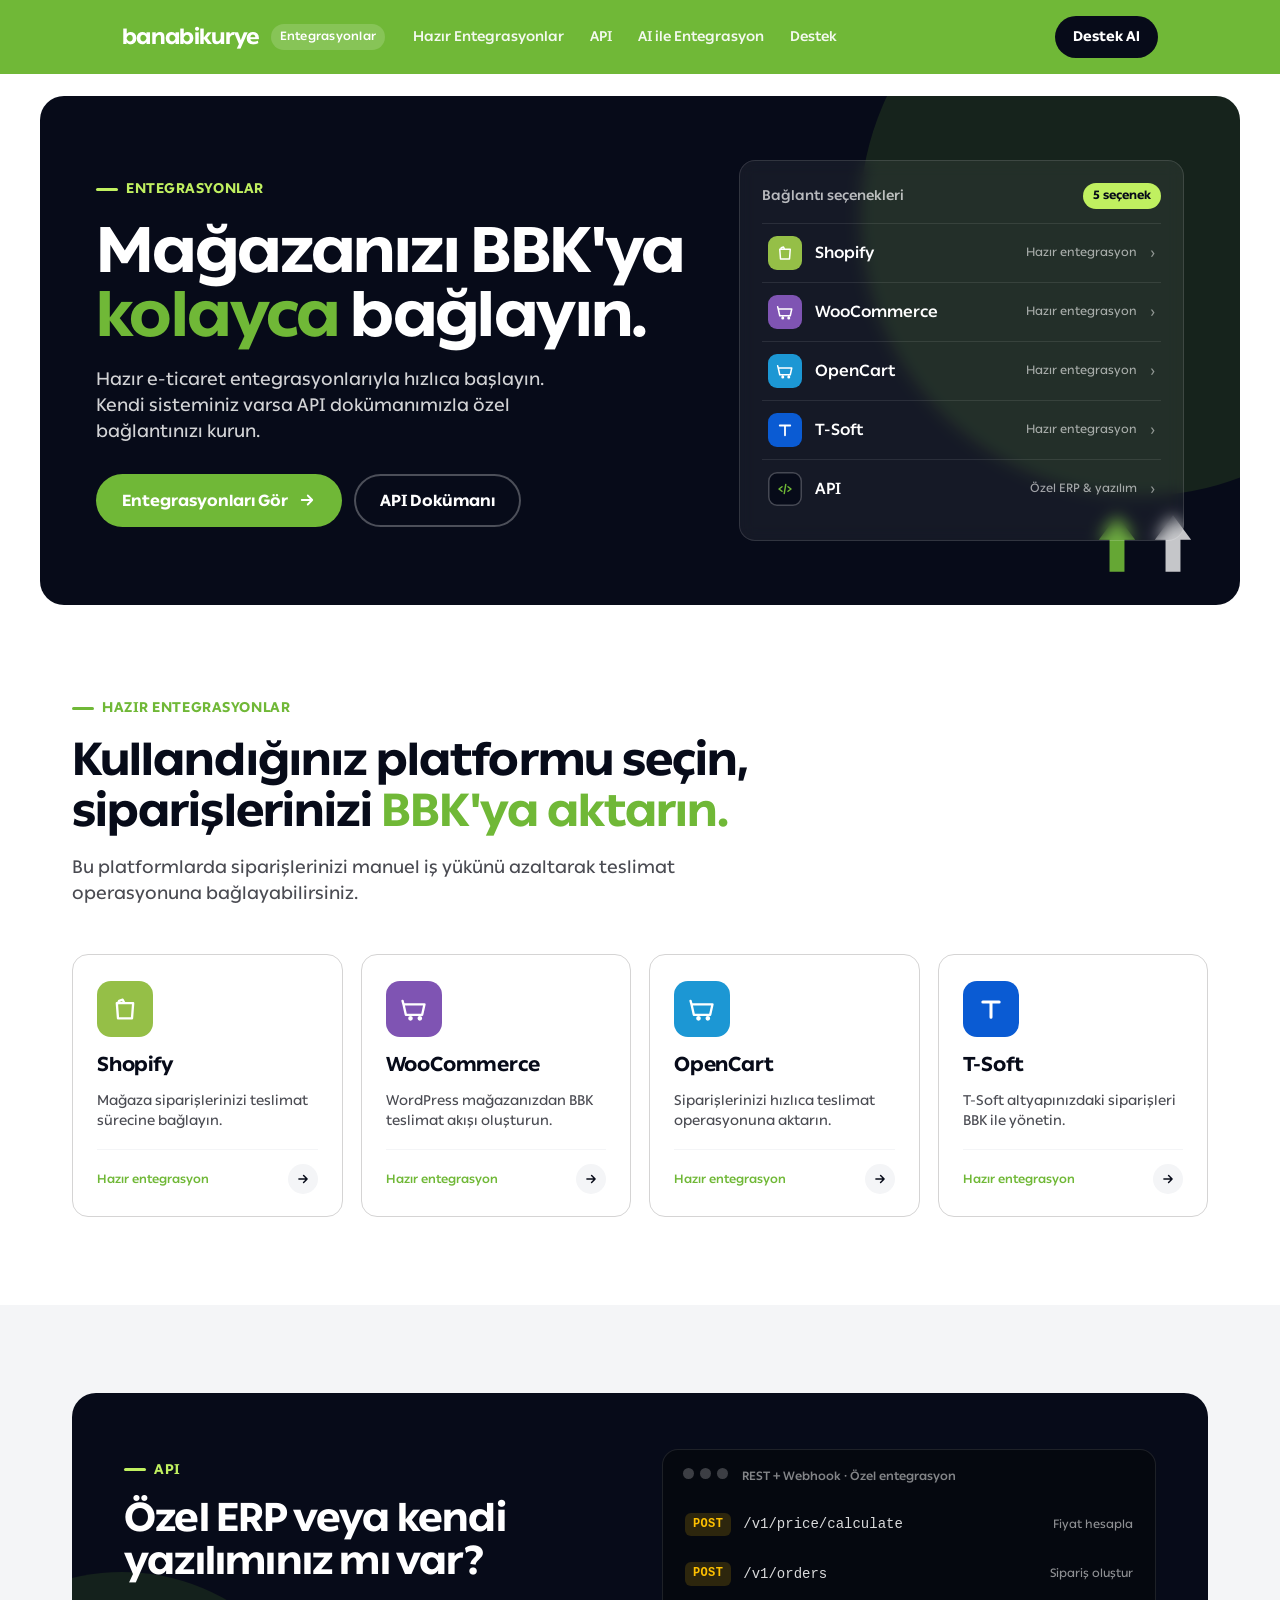
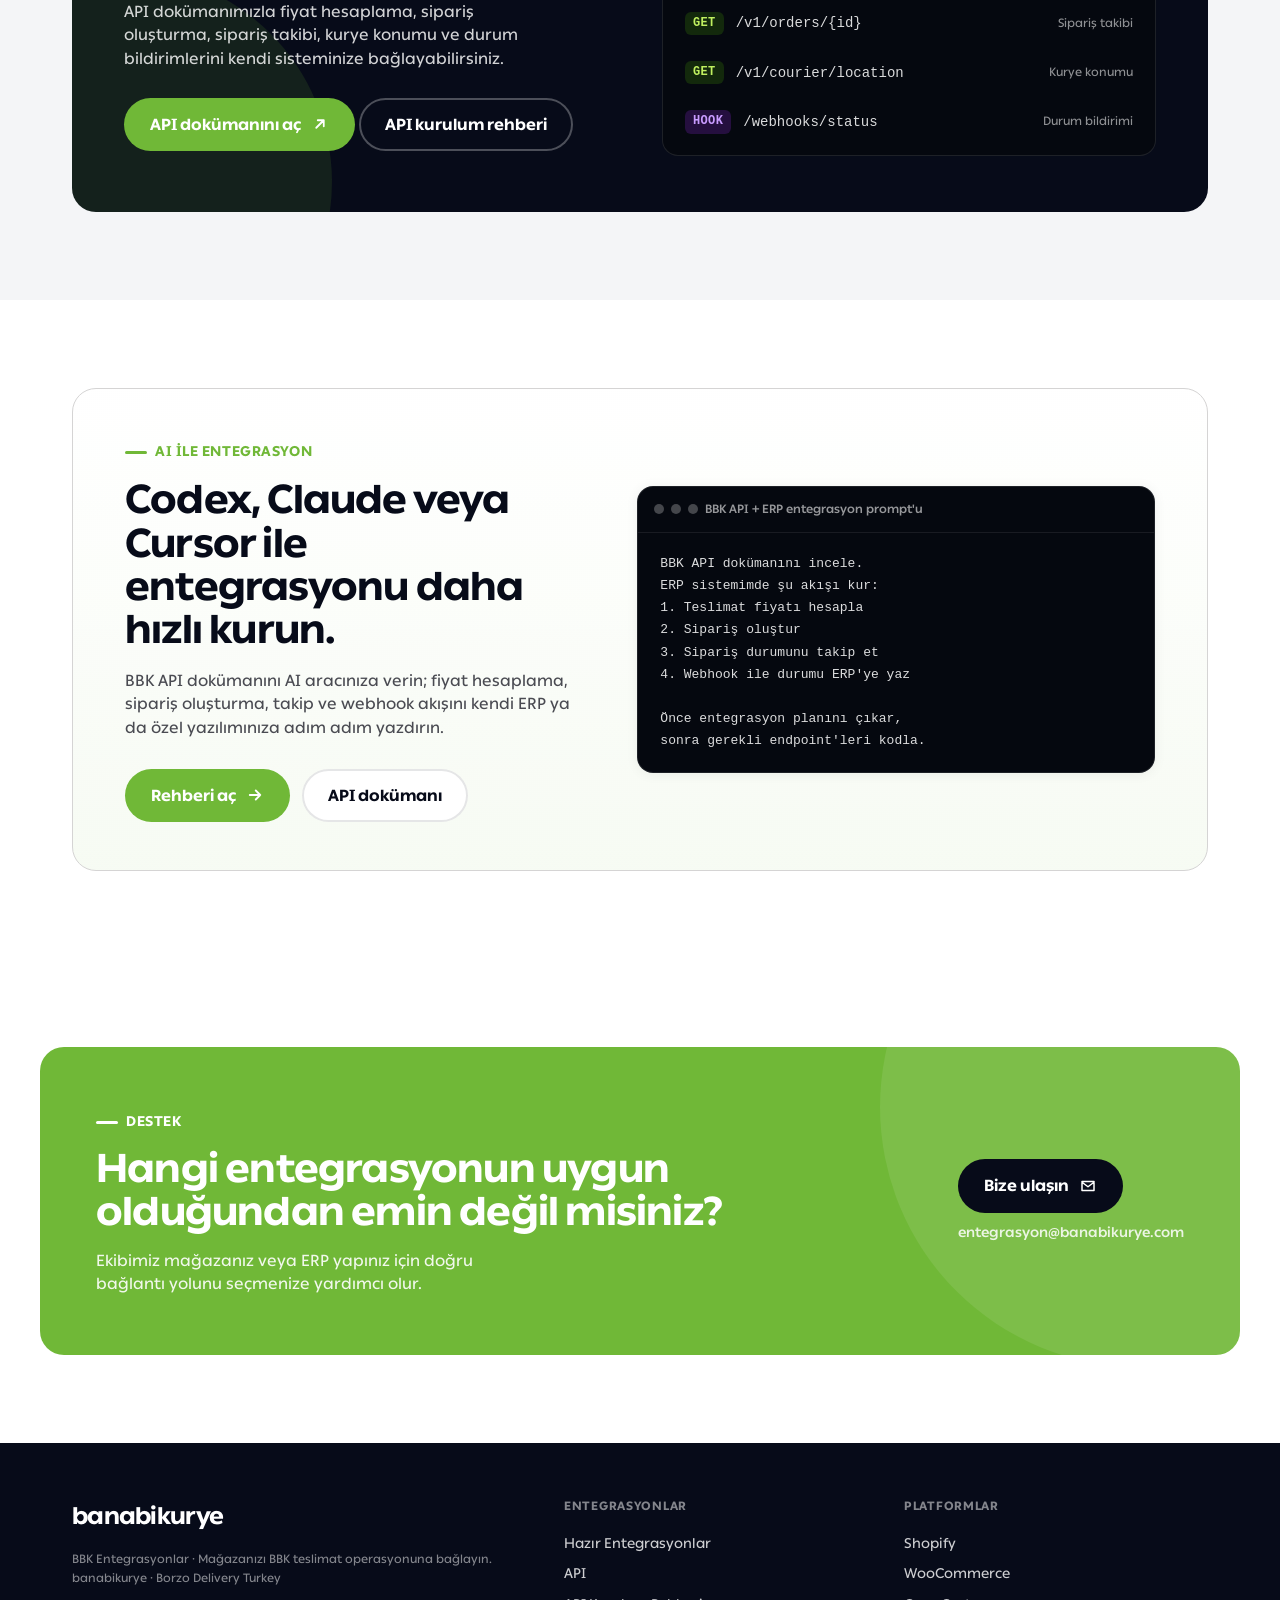
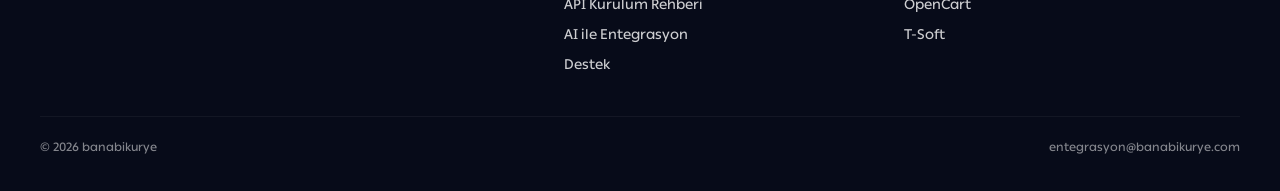
<file: index.html>
<!doctype html>
<html lang="tr">
<head>
  <meta charset="UTF-8" />
  <meta name="viewport" content="width=device-width, initial-scale=1.0" />
  <title>BBK Entegrasyonlar</title>
  <meta name="description" content="Mağazanızı BBK teslimat operasyonuna Shopify, WooCommerce, OpenCart, T-Soft veya API ile bağlayın." />
  <link rel="stylesheet" href="styles.css" />
</head>
<body class="home-exact">
<header class="bar">
  <div class="wrap">
    <a class="brand" href="#top" data-screen-label="Brand">
      <span class="word">banabikurye</span>
      <span class="sub">Entegrasyonlar</span>
    </a>
    <nav>
      <a href="#ready-integrations">Hazır Entegrasyonlar</a>
      <a href="#api">API</a>
      <a href="ai-entegrasyon.html">AI ile Entegrasyon</a>
      <a href="#support">Destek</a>
    </nav>
    <a class="btn btn-ink btn-sm" href="#support">Destek Al</a>
  </div>
</header>

<div id="top" class="hero" data-screen-label="Hero">
  <div class="hero-card">
    <div class="hero-blob"></div>
    <div class="hero-arrows">
      <svg viewBox="0 0 80 120" fill="none"><path d="M40 8 L74 54 L54 54 L54 114 L26 114 L26 54 L6 54 Z" fill="#70B837"></path></svg>
      <svg viewBox="0 0 80 120" fill="none"><path d="M40 8 L74 54 L54 54 L54 114 L26 114 L26 54 L6 54 Z" fill="#fff" opacity="0.85"></path></svg>
    </div>
    <div class="hero-l">
      <span class="eyebrow on-dark">Entegrasyonlar</span>
      <h1>Mağazanızı BBK'ya <span class="accent">kolayca</span> bağlayın.</h1>
      <p class="lead">Hazır e-ticaret entegrasyonlarıyla hızlıca başlayın. Kendi sisteminiz varsa API dokümanımızla özel bağlantınızı kurun.</p>
      <div class="hero-cta">
        <a class="btn btn-primary" href="#ready-integrations">
          Entegrasyonları Gör
          <svg viewBox="0 0 24 24" fill="none"><path d="M5 12h14M13 6l6 6-6 6" stroke="currentColor" stroke-width="2.4" stroke-linecap="round" stroke-linejoin="round"></path></svg>
        </a>
        <a class="btn btn-ghost" href="https://iremarslaner-sudo.github.io/banabikurye-api-docs/" target="_blank" rel="noreferrer">API Dokümanı</a>
      </div>
    </div>
    <div class="opts">
      <div class="opts-head">
        <span class="lbl">Bağlantı seçenekleri</span>
        <span class="cnt">5 seçenek</span>
      </div>
      <a class="opt-row" href="shopify.html">
        <span class="tile" style="background:#95BF47;">
          <svg width="18" height="18" viewBox="0 0 24 24" fill="none"><path d="M6 7l1-2 3-1 1 2M5 7h14l-1 13H6L5 7z" stroke="#fff" stroke-width="2" stroke-linejoin="round" stroke-linecap="round"></path></svg>
        </span>
        <span class="nm">Shopify</span>
        <span class="dt">Hazır entegrasyon</span>
        <span class="arr">›</span>
      </a>
      <a class="opt-row" href="woocommerce.html">
        <span class="tile" style="background:#7F54B3;">
          <svg width="18" height="18" viewBox="0 0 24 24" fill="none"><path d="M3 8h18l-2 9H5L3 8zM3 8l-.8-3M9 21a1 1 0 100-2 1 1 0 000 2zM17 21a1 1 0 100-2 1 1 0 000 2z" stroke="#fff" stroke-width="2" stroke-linecap="round" stroke-linejoin="round"></path></svg>
        </span>
        <span class="nm">WooCommerce</span>
        <span class="dt">Hazır entegrasyon</span>
        <span class="arr">›</span>
      </a>
      <a class="opt-row" href="opencart.html">
        <span class="tile" style="background:#1C97D4;">
          <svg width="18" height="18" viewBox="0 0 24 24" fill="none"><path d="M3 8h18l-2 9H5L3 8zM3 8l-.8-3M9 21a1 1 0 100-2 1 1 0 000 2zM17 21a1 1 0 100-2 1 1 0 000 2z" stroke="#fff" stroke-width="2" stroke-linecap="round" stroke-linejoin="round"></path></svg>
        </span>
        <span class="nm">OpenCart</span>
        <span class="dt">Hazır entegrasyon</span>
        <span class="arr">›</span>
      </a>
      <a class="opt-row" href="t-soft.html">
        <span class="tile" style="background:#0A5BD3;">
          <svg width="18" height="18" viewBox="0 0 24 24" fill="none"><path d="M5 6h14M12 6v13" stroke="#fff" stroke-width="2.4" stroke-linecap="round"></path></svg>
        </span>
        <span class="nm">T-Soft</span>
        <span class="dt">Hazır entegrasyon</span>
        <span class="arr">›</span>
      </a>
      <a class="opt-row" href="https://iremarslaner-sudo.github.io/banabikurye-api-docs/" target="_blank" rel="noreferrer">
        <span class="tile" style="background:var(--bb-ink);box-shadow:inset 0 0 0 1.5px rgba(255,255,255,.25);">
          <svg width="18" height="18" viewBox="0 0 24 24" fill="none"><path d="M8 9l-4 3 4 3M16 9l4 3-4 3M13 6l-2 12" stroke="#70B837" stroke-width="2" stroke-linecap="round" stroke-linejoin="round"></path></svg>
        </span>
        <span class="nm">API</span>
        <span class="dt">Özel ERP &amp; yazılım</span>
        <span class="arr">›</span>
      </a>
    </div>
  </div>
</div>

<section id="ready-integrations" data-screen-label="Hazır Entegrasyonlar">
  <div class="wrap">
    <div class="sec-head">
      <span class="eyebrow">Hazır Entegrasyonlar</span>
      <h2>Kullandığınız platformu seçin, siparişlerinizi <span class="accent">BBK'ya aktarın.</span></h2>
      <p>Bu platformlarda siparişlerinizi manuel iş yükünü azaltarak teslimat operasyonuna bağlayabilirsiniz.</p>
    </div>
    <div class="cards">
      <a class="pcard" href="shopify.html">
        <span class="tile" style="background:#95BF47;"><svg width="28" height="28" viewBox="0 0 24 24" fill="none"><path d="M6 7l1-2 3-1 1 2M5 7h14l-1 13H6L5 7z" stroke="#fff" stroke-width="2" stroke-linejoin="round" stroke-linecap="round"></path></svg></span>
        <h3>Shopify</h3>
        <p>Mağaza siparişlerinizi teslimat sürecine bağlayın.</p>
        <div class="foot"><span class="tag">Hazır entegrasyon</span><span class="go"><svg width="14" height="14" viewBox="0 0 24 24" fill="none"><path d="M5 12h14M13 6l6 6-6 6" stroke="currentColor" stroke-width="2.6" stroke-linecap="round" stroke-linejoin="round"></path></svg></span></div>
      </a>
      <a class="pcard" href="woocommerce.html">
        <span class="tile" style="background:#7F54B3;"><svg width="28" height="28" viewBox="0 0 24 24" fill="none"><path d="M3 8h18l-2 9H5L3 8zM3 8l-.8-3M9 21a1 1 0 100-2 1 1 0 000 2zM17 21a1 1 0 100-2 1 1 0 000 2z" stroke="#fff" stroke-width="2" stroke-linecap="round" stroke-linejoin="round"></path></svg></span>
        <h3>WooCommerce</h3>
        <p>WordPress mağazanızdan BBK teslimat akışı oluşturun.</p>
        <div class="foot"><span class="tag">Hazır entegrasyon</span><span class="go"><svg width="14" height="14" viewBox="0 0 24 24" fill="none"><path d="M5 12h14M13 6l6 6-6 6" stroke="currentColor" stroke-width="2.6" stroke-linecap="round" stroke-linejoin="round"></path></svg></span></div>
      </a>
      <a class="pcard" href="opencart.html">
        <span class="tile" style="background:#1C97D4;"><svg width="28" height="28" viewBox="0 0 24 24" fill="none"><path d="M3 8h18l-2 9H5L3 8zM3 8l-.8-3M9 21a1 1 0 100-2 1 1 0 000 2zM17 21a1 1 0 100-2 1 1 0 000 2z" stroke="#fff" stroke-width="2" stroke-linecap="round" stroke-linejoin="round"></path></svg></span>
        <h3>OpenCart</h3>
        <p>Siparişlerinizi hızlıca teslimat operasyonuna aktarın.</p>
        <div class="foot"><span class="tag">Hazır entegrasyon</span><span class="go"><svg width="14" height="14" viewBox="0 0 24 24" fill="none"><path d="M5 12h14M13 6l6 6-6 6" stroke="currentColor" stroke-width="2.6" stroke-linecap="round" stroke-linejoin="round"></path></svg></span></div>
      </a>
      <a class="pcard" href="t-soft.html">
        <span class="tile" style="background:#0A5BD3;"><svg width="28" height="28" viewBox="0 0 24 24" fill="none"><path d="M5 6h14M12 6v13" stroke="#fff" stroke-width="2.6" stroke-linecap="round"></path></svg></span>
        <h3>T-Soft</h3>
        <p>T-Soft altyapınızdaki siparişleri BBK ile yönetin.</p>
        <div class="foot"><span class="tag">Hazır entegrasyon</span><span class="go"><svg width="14" height="14" viewBox="0 0 24 24" fill="none"><path d="M5 12h14M13 6l6 6-6 6" stroke="currentColor" stroke-width="2.6" stroke-linecap="round" stroke-linejoin="round"></path></svg></span></div>
      </a>
    </div>
  </div>
</section>

<section id="api" class="api" data-screen-label="API">
  <div class="wrap">
    <div class="api-card">
      <div class="blob"></div>
      <div class="api-l">
        <span class="eyebrow on-dark">API</span>
        <h2>Özel ERP veya kendi yazılımınız mı var?</h2>
        <p>API dokümanımızla fiyat hesaplama, sipariş oluşturma, sipariş takibi, kurye konumu ve durum bildirimlerini kendi sisteminize bağlayabilirsiniz.</p>
        <a class="btn btn-primary" href="https://iremarslaner-sudo.github.io/banabikurye-api-docs/" target="_blank" rel="noreferrer">
          API dokümanını aç
          <svg viewBox="0 0 24 24" fill="none"><path d="M7 17L17 7M9 7h8v8" stroke="currentColor" stroke-width="2.4" stroke-linecap="round" stroke-linejoin="round"></path></svg>
        </a>
        <a class="btn btn-ghost" href="api-kurulum-rehberi.html">API kurulum rehberi</a>
      </div>
      <div class="endpoints">
        <div class="ep-bar"><i></i><i></i><i></i><span>REST + Webhook · Özel entegrasyon</span></div>
        <div class="ep"><span class="verb post">POST</span><span class="path">/v1/price/calculate</span><span class="meta">Fiyat hesapla</span></div>
        <div class="ep"><span class="verb post">POST</span><span class="path">/v1/orders</span><span class="meta">Sipariş oluştur</span></div>
        <div class="ep"><span class="verb get">GET</span><span class="path">/v1/orders/{id}</span><span class="meta">Sipariş takibi</span></div>
        <div class="ep"><span class="verb get">GET</span><span class="path">/v1/courier/location</span><span class="meta">Kurye konumu</span></div>
        <div class="ep"><span class="verb hook">HOOK</span><span class="path">/webhooks/status</span><span class="meta">Durum bildirimi</span></div>
      </div>
    </div>
  </div>
</section>

<section id="ai-integration" class="ai-home" data-screen-label="AI ile entegrasyon">
  <div class="wrap">
    <div class="ai-home-card">
      <div class="ai-home-copy">
        <span class="eyebrow">AI ile Entegrasyon</span>
        <h2>Codex, Claude veya Cursor ile entegrasyonu daha hızlı kurun.</h2>
        <p>BBK API dokümanını AI aracınıza verin; fiyat hesaplama, sipariş oluşturma, takip ve webhook akışını kendi ERP ya da özel yazılımınıza adım adım yazdırın.</p>
        <div class="hero-cta">
          <a class="btn btn-primary" href="ai-entegrasyon.html">
            Rehberi aç
            <svg viewBox="0 0 24 24" fill="none"><path d="M5 12h14M13 6l6 6-6 6" stroke="currentColor" stroke-width="2.4" stroke-linecap="round" stroke-linejoin="round"></path></svg>
          </a>
          <a class="btn btn-outline" href="https://iremarslaner-sudo.github.io/banabikurye-api-docs/" target="_blank" rel="noreferrer">API dokümanı</a>
        </div>
      </div>
      <div class="prompt-card" aria-label="AI entegrasyon prompt örneği">
        <div class="prompt-top"><i></i><i></i><i></i><span>BBK API + ERP entegrasyon prompt'u</span></div>
        <pre>BBK API dokümanını incele.
ERP sistemimde şu akışı kur:
1. Teslimat fiyatı hesapla
2. Sipariş oluştur
3. Sipariş durumunu takip et
4. Webhook ile durumu ERP'ye yaz

Önce entegrasyon planını çıkar,
sonra gerekli endpoint'leri kodla.</pre>
      </div>
    </div>
  </div>
</section>

<section id="support" class="support" data-screen-label="Destek">
  <div class="wrap">
    <div class="blob"></div>
    <div class="support-l">
      <span class="eyebrow on-green">Destek</span>
      <h2>Hangi entegrasyonun uygun olduğundan emin değil misiniz?</h2>
      <p>Ekibimiz mağazanız veya ERP yapınız için doğru bağlantı yolunu seçmenize yardımcı olur.</p>
    </div>
    <div class="cta-col">
      <a class="btn btn-ink" href="mailto:entegrasyon@banabikurye.com">
        Bize ulaşın
        <svg viewBox="0 0 24 24" fill="none"><path d="M4 6h16v12H4zM4 7l8 6 8-6" stroke="currentColor" stroke-width="2" stroke-linecap="round" stroke-linejoin="round"></path></svg>
      </a>
      <span class="mail">entegrasyon@banabikurye.com</span>
    </div>
  </div>
</section>

<footer data-screen-label="Footer">
  <div class="wrap">
    <div>
      <div class="word">banabikurye</div>
      <div class="legal">
        BBK Entegrasyonlar · Mağazanızı BBK teslimat operasyonuna bağlayın.<br>
        banabikurye · Borzo Delivery Turkey
      </div>
    </div>
    <div class="fcol">
      <h4>Entegrasyonlar</h4>
      <a href="#ready-integrations">Hazır Entegrasyonlar</a>
      <a href="#api">API</a>
      <a href="api-kurulum-rehberi.html">API Kurulum Rehberi</a>
      <a href="ai-entegrasyon.html">AI ile Entegrasyon</a>
      <a href="#support">Destek</a>
    </div>
    <div class="fcol">
      <h4>Platformlar</h4>
      <a href="shopify.html">Shopify</a>
      <a href="woocommerce.html">WooCommerce</a>
      <a href="opencart.html">OpenCart</a>
      <a href="t-soft.html">T-Soft</a>
    </div>
  </div>
  <div class="foot-base">
    <span>© 2026 banabikurye</span>
    <span>entegrasyon@banabikurye.com</span>
  </div>
</footer>
</body>
</html>
</file>
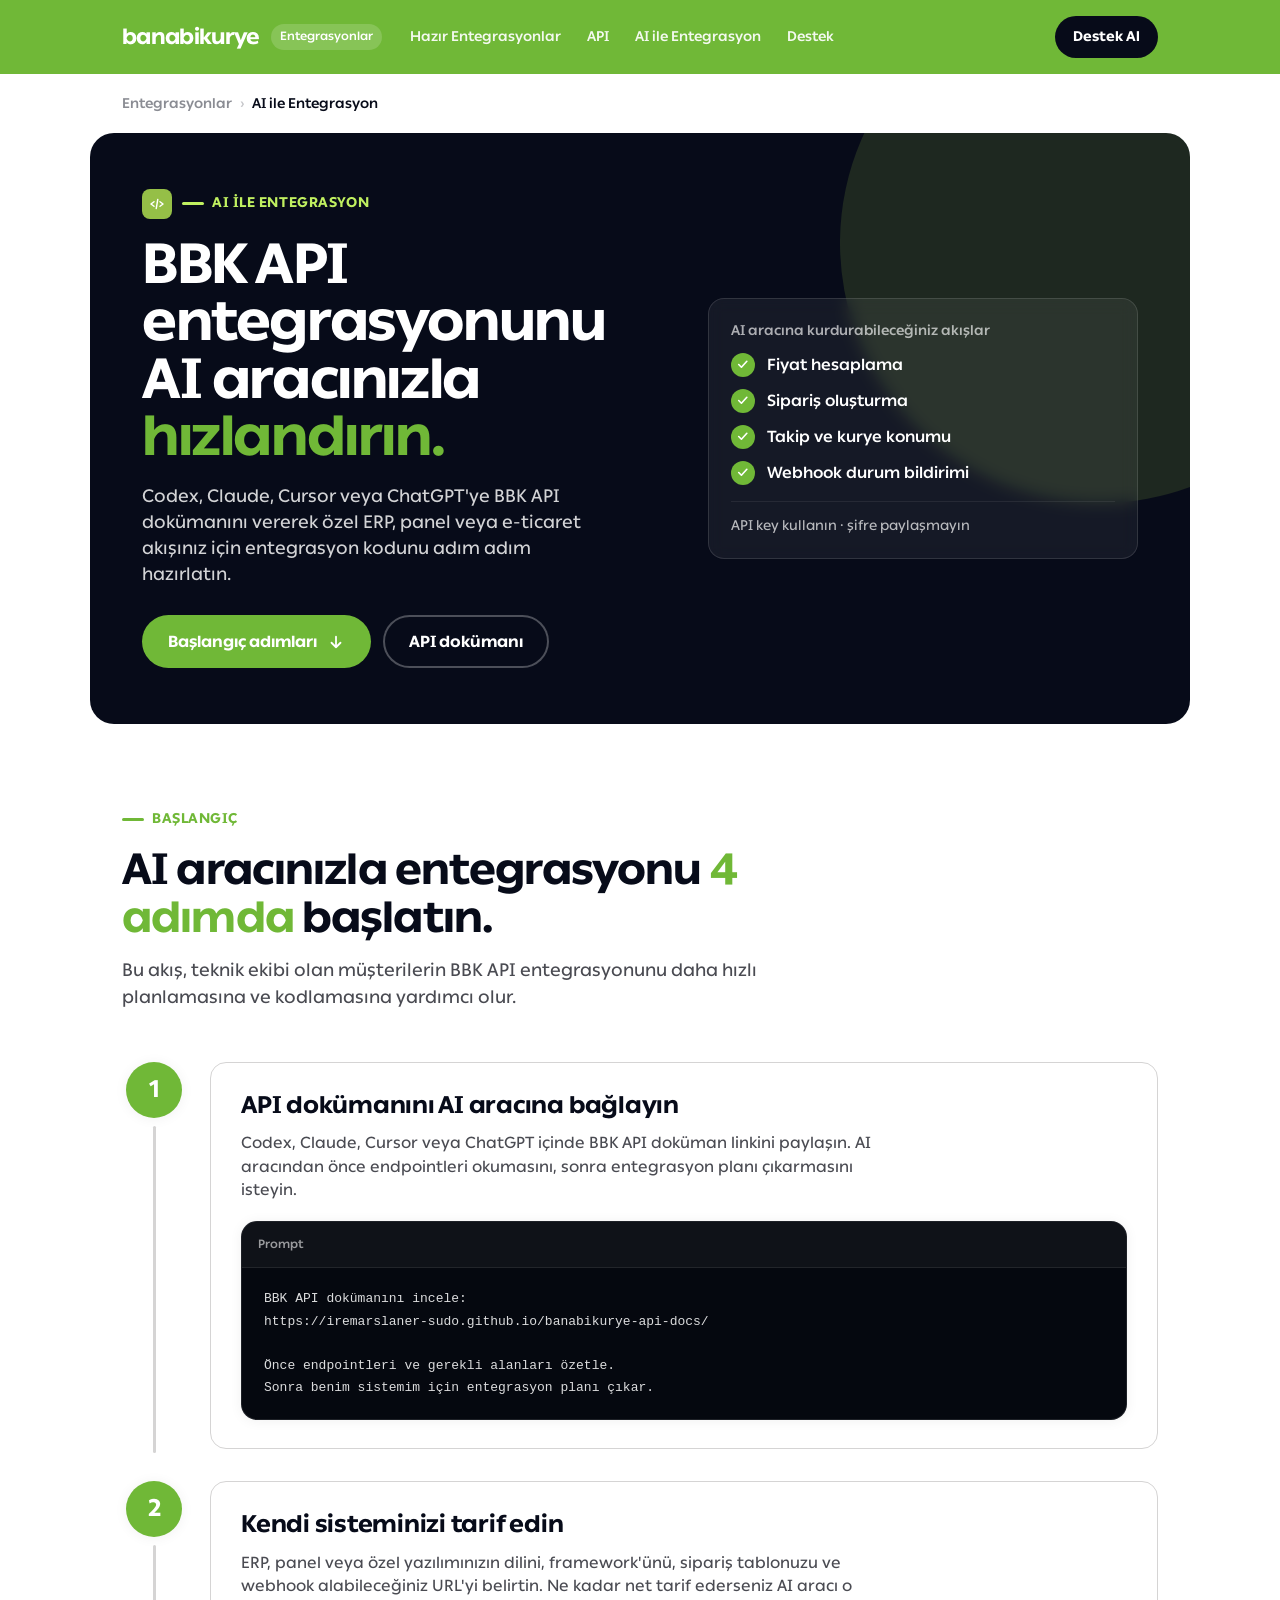
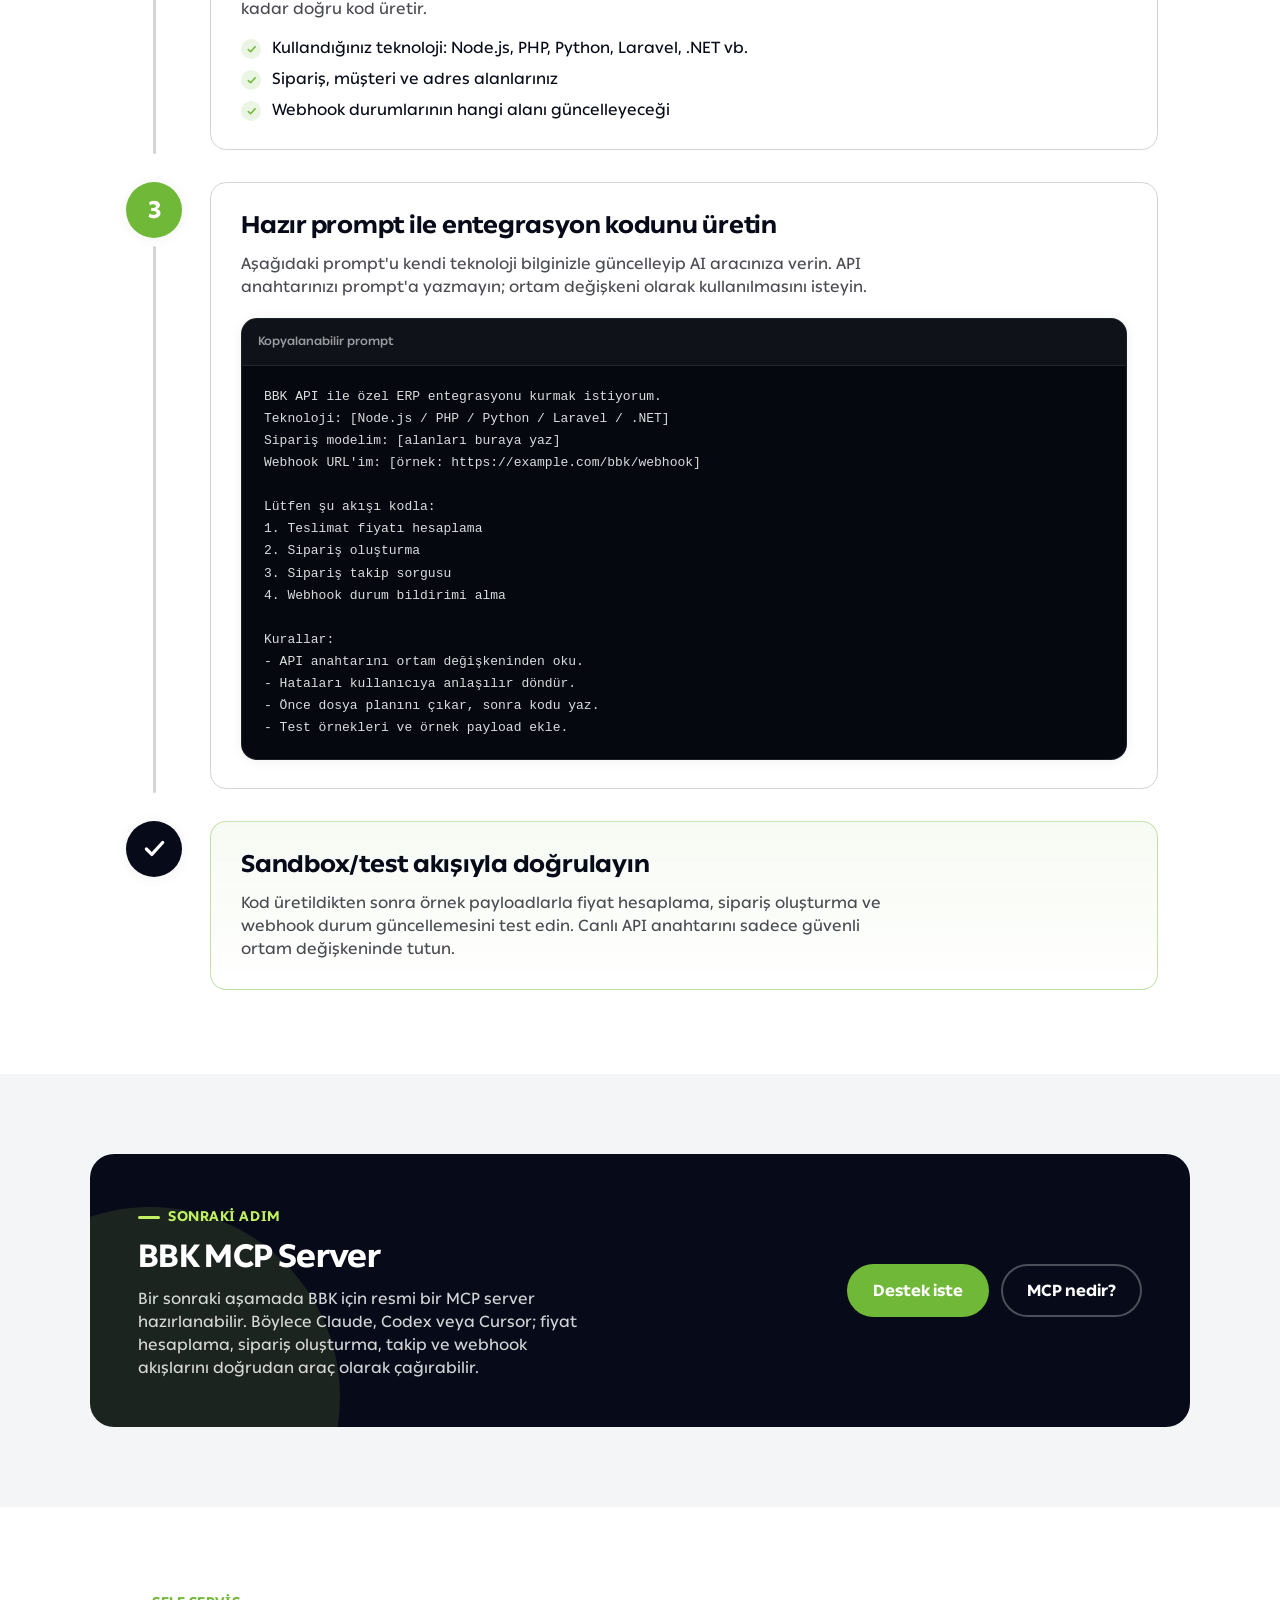
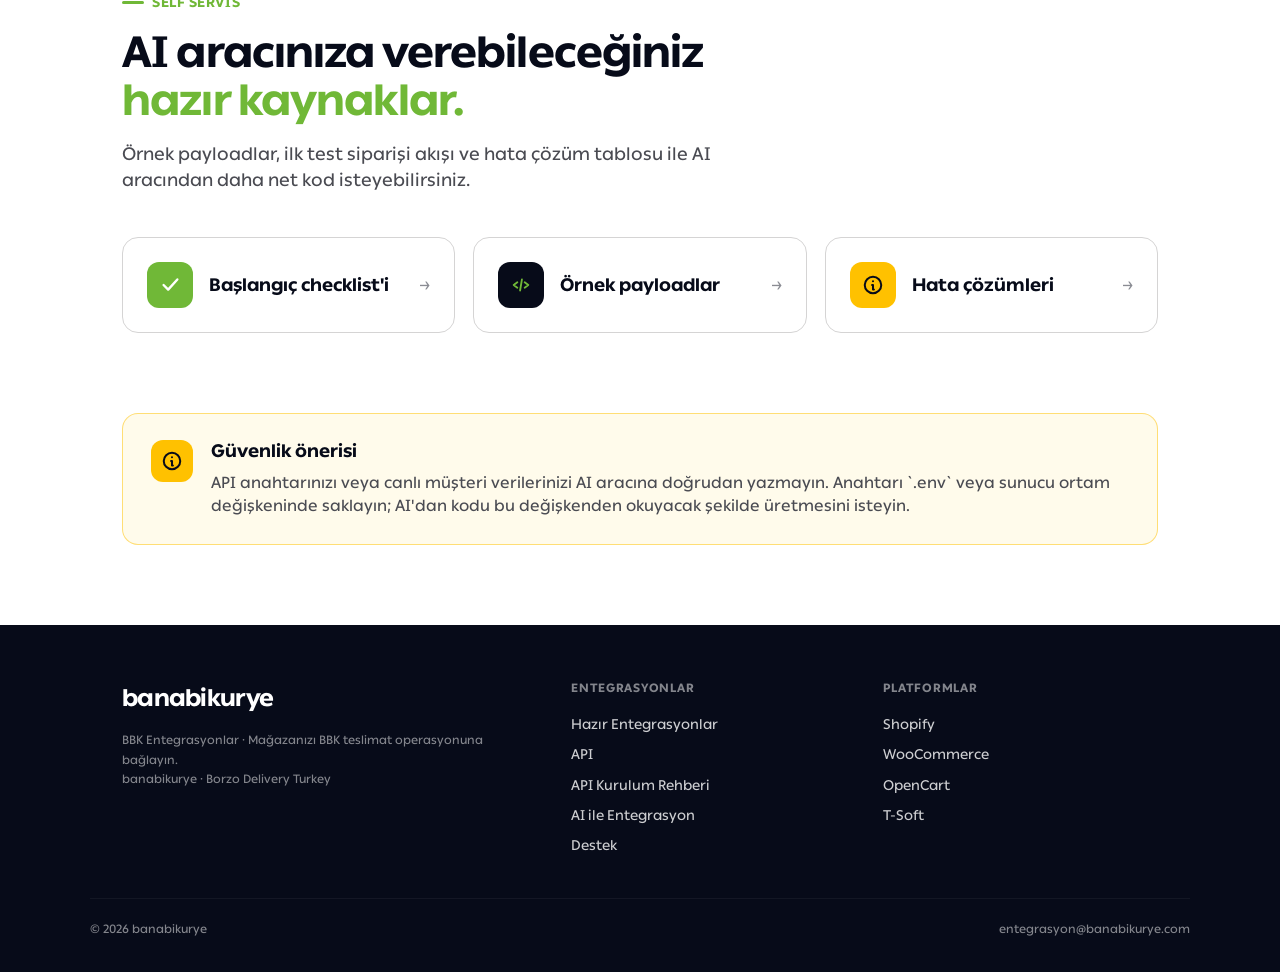
<file: ai-entegrasyon.html>
<!doctype html>
<html lang="tr">
<head>
  <meta charset="UTF-8" />
  <meta name="viewport" content="width=device-width, initial-scale=1.0" />
  <title>AI ile BBK API Entegrasyonu | BBK Entegrasyonlar</title>
  <meta name="description" content="Codex, Claude, Cursor veya ChatGPT ile BBK API entegrasyonunu daha hızlı kurmak için rehber ve hazır promptlar." />
  <link rel="stylesheet" href="styles.css" />
</head>
<body>
<header class="bar">
  <div class="wrap">
    <a class="brand" href="index.html" data-screen-label="Brand">
      <span class="word">banabikurye</span>
      <span class="sub">Entegrasyonlar</span>
    </a>
    <nav>
      <a href="index.html#ready-integrations">Hazır Entegrasyonlar</a>
      <a href="index.html#api">API</a>
      <a href="index.html#ai-integration">AI ile Entegrasyon</a>
      <a href="index.html#support">Destek</a>
    </nav>
    <a class="btn btn-ink btn-sm" href="index.html#support">Destek Al</a>
  </div>
</header>

<div class="crumb">
  <div class="wrap">
    <a href="index.html">Entegrasyonlar</a>
    <span class="sep">›</span>
    <span class="here">AI ile Entegrasyon</span>
  </div>
</div>

<div class="hero" data-screen-label="Hero">
  <div class="hero-card">
    <div class="hero-blob"></div>
    <div class="hero-l">
      <span class="hero-eyebrow">
        <span class="lt"><svg width="18" height="18" viewBox="0 0 24 24" fill="none"><path d="M8 9l-4 3 4 3M16 9l4 3-4 3M13 6l-2 12" stroke="#fff" stroke-width="2" stroke-linecap="round" stroke-linejoin="round"></path></svg></span>
        <span class="eyebrow on-dark">AI ile Entegrasyon</span>
      </span>
      <h1>BBK API entegrasyonunu AI aracınızla <span class="accent">hızlandırın.</span></h1>
      <p class="lead">Codex, Claude, Cursor veya ChatGPT'ye BBK API dokümanını vererek özel ERP, panel veya e-ticaret akışınız için entegrasyon kodunu adım adım hazırlatın.</p>
      <div class="hero-cta">
        <a class="btn btn-primary" href="#steps">Başlangıç adımları <svg viewBox="0 0 24 24" fill="none"><path d="M12 5v14M6 13l6 6 6-6" stroke="currentColor" stroke-width="2.4" stroke-linecap="round" stroke-linejoin="round"></path></svg></a>
        <a class="btn btn-ghost" href="https://iremarslaner-sudo.github.io/banabikurye-api-docs/" target="_blank" rel="noreferrer">API dokümanı</a>
      </div>
    </div>
    <div class="hero-r">
      <div class="ttl">AI aracına kurdurabileceğiniz akışlar</div>
      <ul>
        <li><span class="ck"><svg width="13" height="13" viewBox="0 0 24 24" fill="none"><path d="M5 12l5 5L20 6" stroke="#fff" stroke-width="3" stroke-linecap="round" stroke-linejoin="round"></path></svg></span>Fiyat hesaplama</li>
        <li><span class="ck"><svg width="13" height="13" viewBox="0 0 24 24" fill="none"><path d="M5 12l5 5L20 6" stroke="#fff" stroke-width="3" stroke-linecap="round" stroke-linejoin="round"></path></svg></span>Sipariş oluşturma</li>
        <li><span class="ck"><svg width="13" height="13" viewBox="0 0 24 24" fill="none"><path d="M5 12l5 5L20 6" stroke="#fff" stroke-width="3" stroke-linecap="round" stroke-linejoin="round"></path></svg></span>Takip ve kurye konumu</li>
        <li><span class="ck"><svg width="13" height="13" viewBox="0 0 24 24" fill="none"><path d="M5 12l5 5L20 6" stroke="#fff" stroke-width="3" stroke-linecap="round" stroke-linejoin="round"></path></svg></span>Webhook durum bildirimi</li>
      </ul>
      <div class="time">API key kullanın · şifre paylaşmayın</div>
    </div>
  </div>
</div>

<section id="steps" data-screen-label="Başlangıç adımları">
  <div class="wrap">
    <div class="sec-head">
      <span class="eyebrow">Başlangıç</span>
      <h2>AI aracınızla entegrasyonu <span class="accent">4 adımda</span> başlatın.</h2>
      <p>Bu akış, teknik ekibi olan müşterilerin BBK API entegrasyonunu daha hızlı planlamasına ve kodlamasına yardımcı olur.</p>
    </div>
    <div class="timeline">
      <div class="step">
        <div class="rail"><div class="num">1</div><div class="line"></div></div>
        <div class="body">
          <h3>API dokümanını AI aracına bağlayın</h3>
          <p class="desc">Codex, Claude, Cursor veya ChatGPT içinde BBK API doküman linkini paylaşın. AI aracından önce endpointleri okumasını, sonra entegrasyon planı çıkarmasını isteyin.</p>
          <div class="code-panel">
            <div class="code-head">Prompt</div>
            <pre>BBK API dokümanını incele:
https://iremarslaner-sudo.github.io/banabikurye-api-docs/

Önce endpointleri ve gerekli alanları özetle.
Sonra benim sistemim için entegrasyon planı çıkar.</pre>
          </div>
        </div>
      </div>

      <div class="step">
        <div class="rail"><div class="num">2</div><div class="line"></div></div>
        <div class="body">
          <h3>Kendi sisteminizi tarif edin</h3>
          <p class="desc">ERP, panel veya özel yazılımınızın dilini, framework'ünü, sipariş tablonuzu ve webhook alabileceğiniz URL'yi belirtin. Ne kadar net tarif ederseniz AI aracı o kadar doğru kod üretir.</p>
          <ul class="checks">
            <li><span class="dot"><svg width="11" height="11" viewBox="0 0 24 24" fill="none"><path d="M5 12l5 5L20 6" stroke="#70B837" stroke-width="3.4" stroke-linecap="round" stroke-linejoin="round"></path></svg></span>Kullandığınız teknoloji: Node.js, PHP, Python, Laravel, .NET vb.</li>
            <li><span class="dot"><svg width="11" height="11" viewBox="0 0 24 24" fill="none"><path d="M5 12l5 5L20 6" stroke="#70B837" stroke-width="3.4" stroke-linecap="round" stroke-linejoin="round"></path></svg></span>Sipariş, müşteri ve adres alanlarınız</li>
            <li><span class="dot"><svg width="11" height="11" viewBox="0 0 24 24" fill="none"><path d="M5 12l5 5L20 6" stroke="#70B837" stroke-width="3.4" stroke-linecap="round" stroke-linejoin="round"></path></svg></span>Webhook durumlarının hangi alanı güncelleyeceği</li>
          </ul>
        </div>
      </div>

      <div class="step">
        <div class="rail"><div class="num">3</div><div class="line"></div></div>
        <div class="body">
          <h3>Hazır prompt ile entegrasyon kodunu üretin</h3>
          <p class="desc">Aşağıdaki prompt'u kendi teknoloji bilginizle güncelleyip AI aracınıza verin. API anahtarınızı prompt'a yazmayın; ortam değişkeni olarak kullanılmasını isteyin.</p>
          <div class="code-panel">
            <div class="code-head">Kopyalanabilir prompt</div>
            <pre>BBK API ile özel ERP entegrasyonu kurmak istiyorum.
Teknoloji: [Node.js / PHP / Python / Laravel / .NET]
Sipariş modelim: [alanları buraya yaz]
Webhook URL'im: [örnek: https://example.com/bbk/webhook]

Lütfen şu akışı kodla:
1. Teslimat fiyatı hesaplama
2. Sipariş oluşturma
3. Sipariş takip sorgusu
4. Webhook durum bildirimi alma

Kurallar:
- API anahtarını ortam değişkeninden oku.
- Hataları kullanıcıya anlaşılır döndür.
- Önce dosya planını çıkar, sonra kodu yaz.
- Test örnekleri ve örnek payload ekle.</pre>
          </div>
        </div>
      </div>

      <div class="step done">
        <div class="rail"><div class="num"><svg width="26" height="26" viewBox="0 0 24 24" fill="none"><path d="M5 12l5 5L20 6" stroke="#fff" stroke-width="3" stroke-linecap="round" stroke-linejoin="round"></path></svg></div><div class="line"></div></div>
        <div class="body">
          <h3>Sandbox/test akışıyla doğrulayın</h3>
          <p class="desc">Kod üretildikten sonra örnek payloadlarla fiyat hesaplama, sipariş oluşturma ve webhook durum güncellemesini test edin. Canlı API anahtarını sadece güvenli ortam değişkeninde tutun.</p>
        </div>
      </div>
    </div>
  </div>
</section>

<section class="app" data-screen-label="Gelecek adım">
  <div class="wrap">
    <div class="blob"></div>
    <div class="l">
      <span class="eyebrow on-dark">Sonraki adım</span>
      <h2>BBK MCP Server</h2>
      <p>Bir sonraki aşamada BBK için resmi bir MCP server hazırlanabilir. Böylece Claude, Codex veya Cursor; fiyat hesaplama, sipariş oluşturma, takip ve webhook akışlarını doğrudan araç olarak çağırabilir.</p>
    </div>
    <div class="app-actions">
      <a class="btn btn-primary" href="index.html#support">Destek iste</a>
      <a class="btn btn-ghost" href="https://modelcontextprotocol.io/docs/getting-started/intro" target="_blank" rel="noreferrer">MCP nedir?</a>
    </div>
  </div>
</section>

<section data-screen-label="Self servis kaynaklar">
  <div class="wrap">
    <div class="sec-head">
      <span class="eyebrow">Self Servis</span>
      <h2>AI aracınıza verebileceğiniz <span class="accent">hazır kaynaklar.</span></h2>
      <p>Örnek payloadlar, ilk test siparişi akışı ve hata çözüm tablosu ile AI aracından daha net kod isteyebilirsiniz.</p>
    </div>
    <div class="guides">
      <a class="gcard" href="api-kurulum-rehberi.html#checklist">
        <span class="tile" style="background:#70B837;"><svg width="22" height="22" viewBox="0 0 24 24" fill="none"><path d="M5 12l5 5L20 6" stroke="#fff" stroke-width="2.6" stroke-linecap="round" stroke-linejoin="round"></path></svg></span>
        <span class="nm">Başlangıç checklist'i</span>
        <span class="go">→</span>
      </a>
      <a class="gcard" href="api-kurulum-rehberi.html#payloads">
        <span class="tile" style="background:#070B19;"><svg width="22" height="22" viewBox="0 0 24 24" fill="none"><path d="M8 9l-4 3 4 3M16 9l4 3-4 3M13 6l-2 12" stroke="#70B837" stroke-width="2" stroke-linecap="round" stroke-linejoin="round"></path></svg></span>
        <span class="nm">Örnek payloadlar</span>
        <span class="go">→</span>
      </a>
      <a class="gcard" href="api-kurulum-rehberi.html#errors">
        <span class="tile" style="background:#FFC100;"><svg width="22" height="22" viewBox="0 0 24 24" fill="none"><path d="M12 8h.01M11 12h1v5h1" stroke="#070B19" stroke-width="2.2" stroke-linecap="round" stroke-linejoin="round"></path><circle cx="12" cy="12" r="9" stroke="#070B19" stroke-width="2.2"></circle></svg></span>
        <span class="nm">Hata çözümleri</span>
        <span class="go">→</span>
      </a>
    </div>
  </div>
</section>

<section class="note" style="padding-block: 0 80px;" data-screen-label="Güvenlik notu">
  <div class="wrap">
    <div class="ic"><svg width="22" height="22" viewBox="0 0 24 24" fill="none"><path d="M12 8h.01M11 12h1v5h1" stroke="#070B19" stroke-width="2.2" stroke-linecap="round" stroke-linejoin="round"></path><circle cx="12" cy="12" r="9" stroke="#070B19" stroke-width="2.2"></circle></svg></div>
    <div>
      <h4>Güvenlik önerisi</h4>
      <p>API anahtarınızı veya canlı müşteri verilerinizi AI aracına doğrudan yazmayın. Anahtarı `.env` veya sunucu ortam değişkeninde saklayın; AI'dan kodu bu değişkenden okuyacak şekilde üretmesini isteyin.</p>
    </div>
  </div>
</section>

<footer data-screen-label="Footer">
  <div class="wrap">
    <div>
      <div class="word">banabikurye</div>
      <div class="legal">
        BBK Entegrasyonlar · Mağazanızı BBK teslimat operasyonuna bağlayın.<br>
        banabikurye · Borzo Delivery Turkey
      </div>
    </div>
    <div class="fcol">
      <h4>Entegrasyonlar</h4>
      <a href="index.html#ready-integrations">Hazır Entegrasyonlar</a>
      <a href="index.html#api">API</a>
      <a href="api-kurulum-rehberi.html">API Kurulum Rehberi</a>
      <a href="index.html#ai-integration">AI ile Entegrasyon</a>
      <a href="index.html#support">Destek</a>
    </div>
    <div class="fcol">
      <h4>Platformlar</h4>
      <a href="shopify.html">Shopify</a>
      <a href="woocommerce.html">WooCommerce</a>
      <a href="opencart.html">OpenCart</a>
      <a href="t-soft.html">T-Soft</a>
    </div>
  </div>
  <div class="foot-base">
    <span>© 2026 banabikurye</span>
    <span>entegrasyon@banabikurye.com</span>
  </div>
</footer>
</body>
</html>
</file>
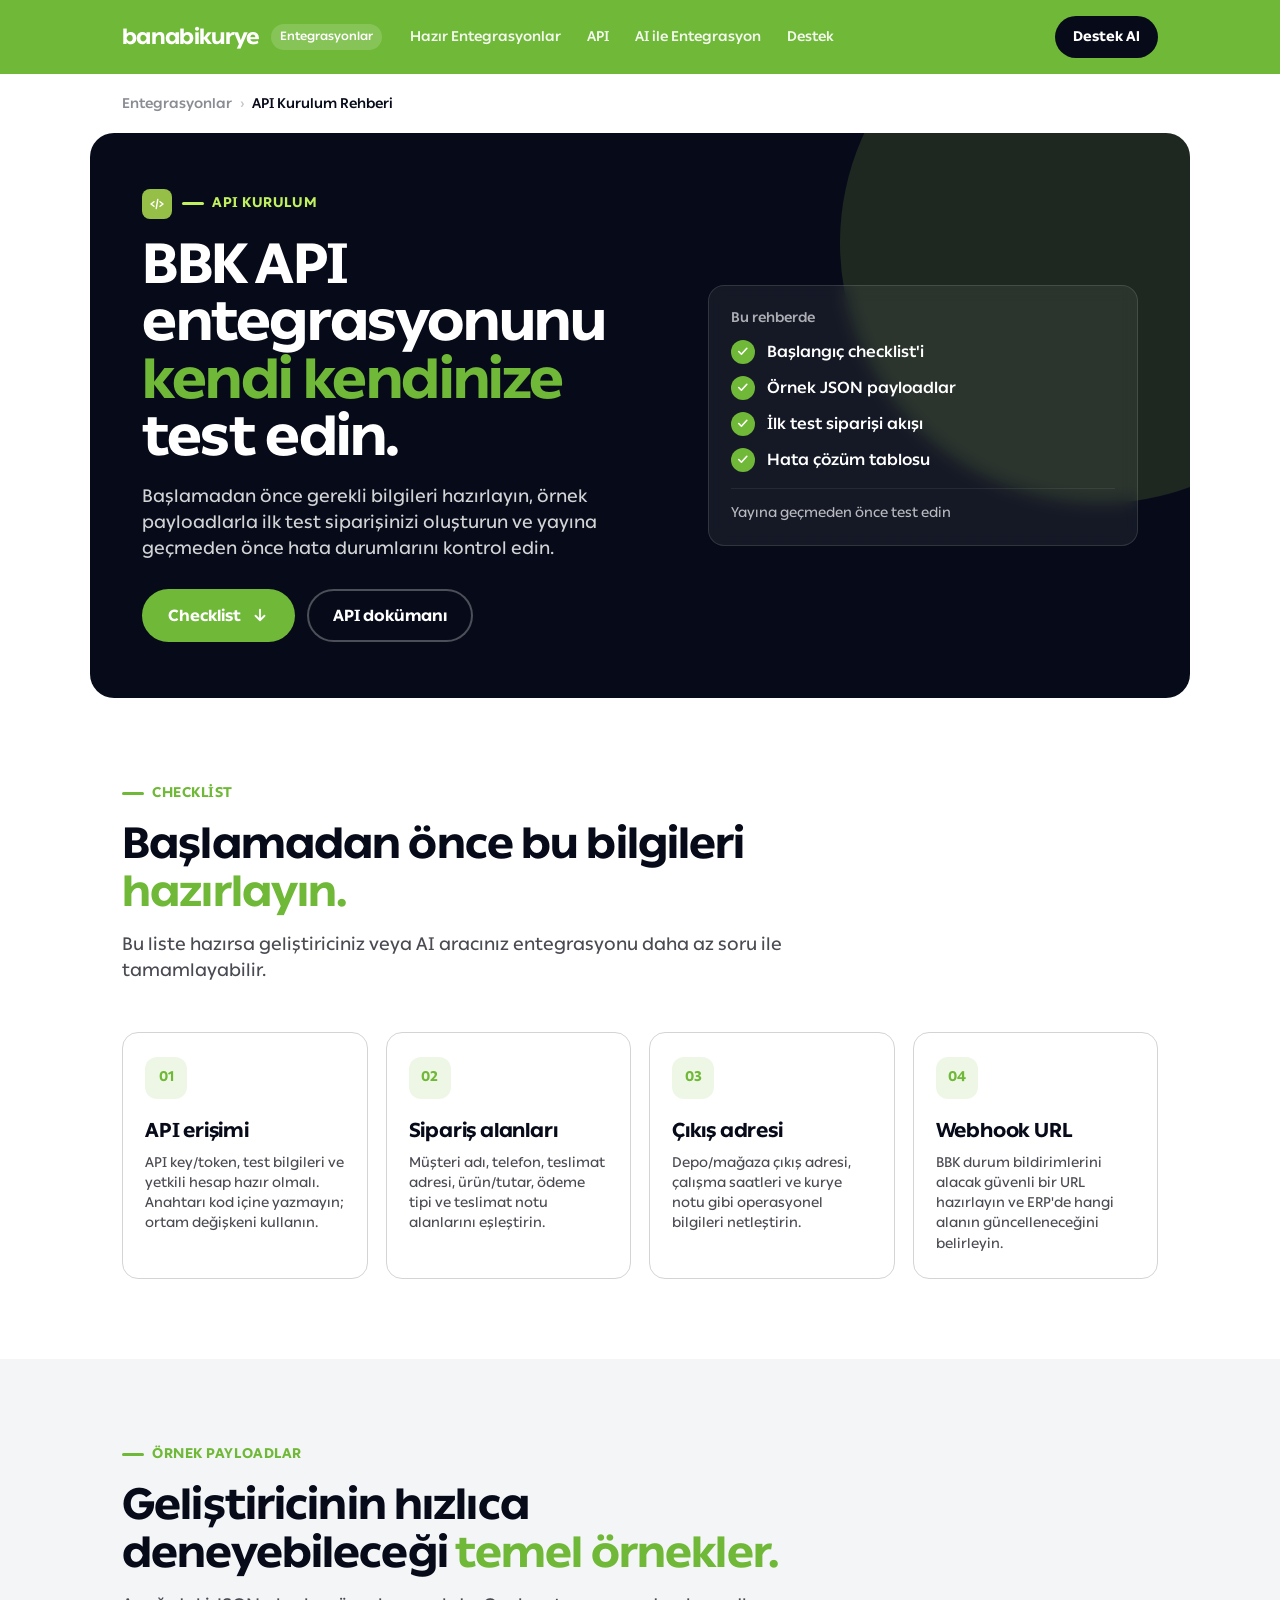
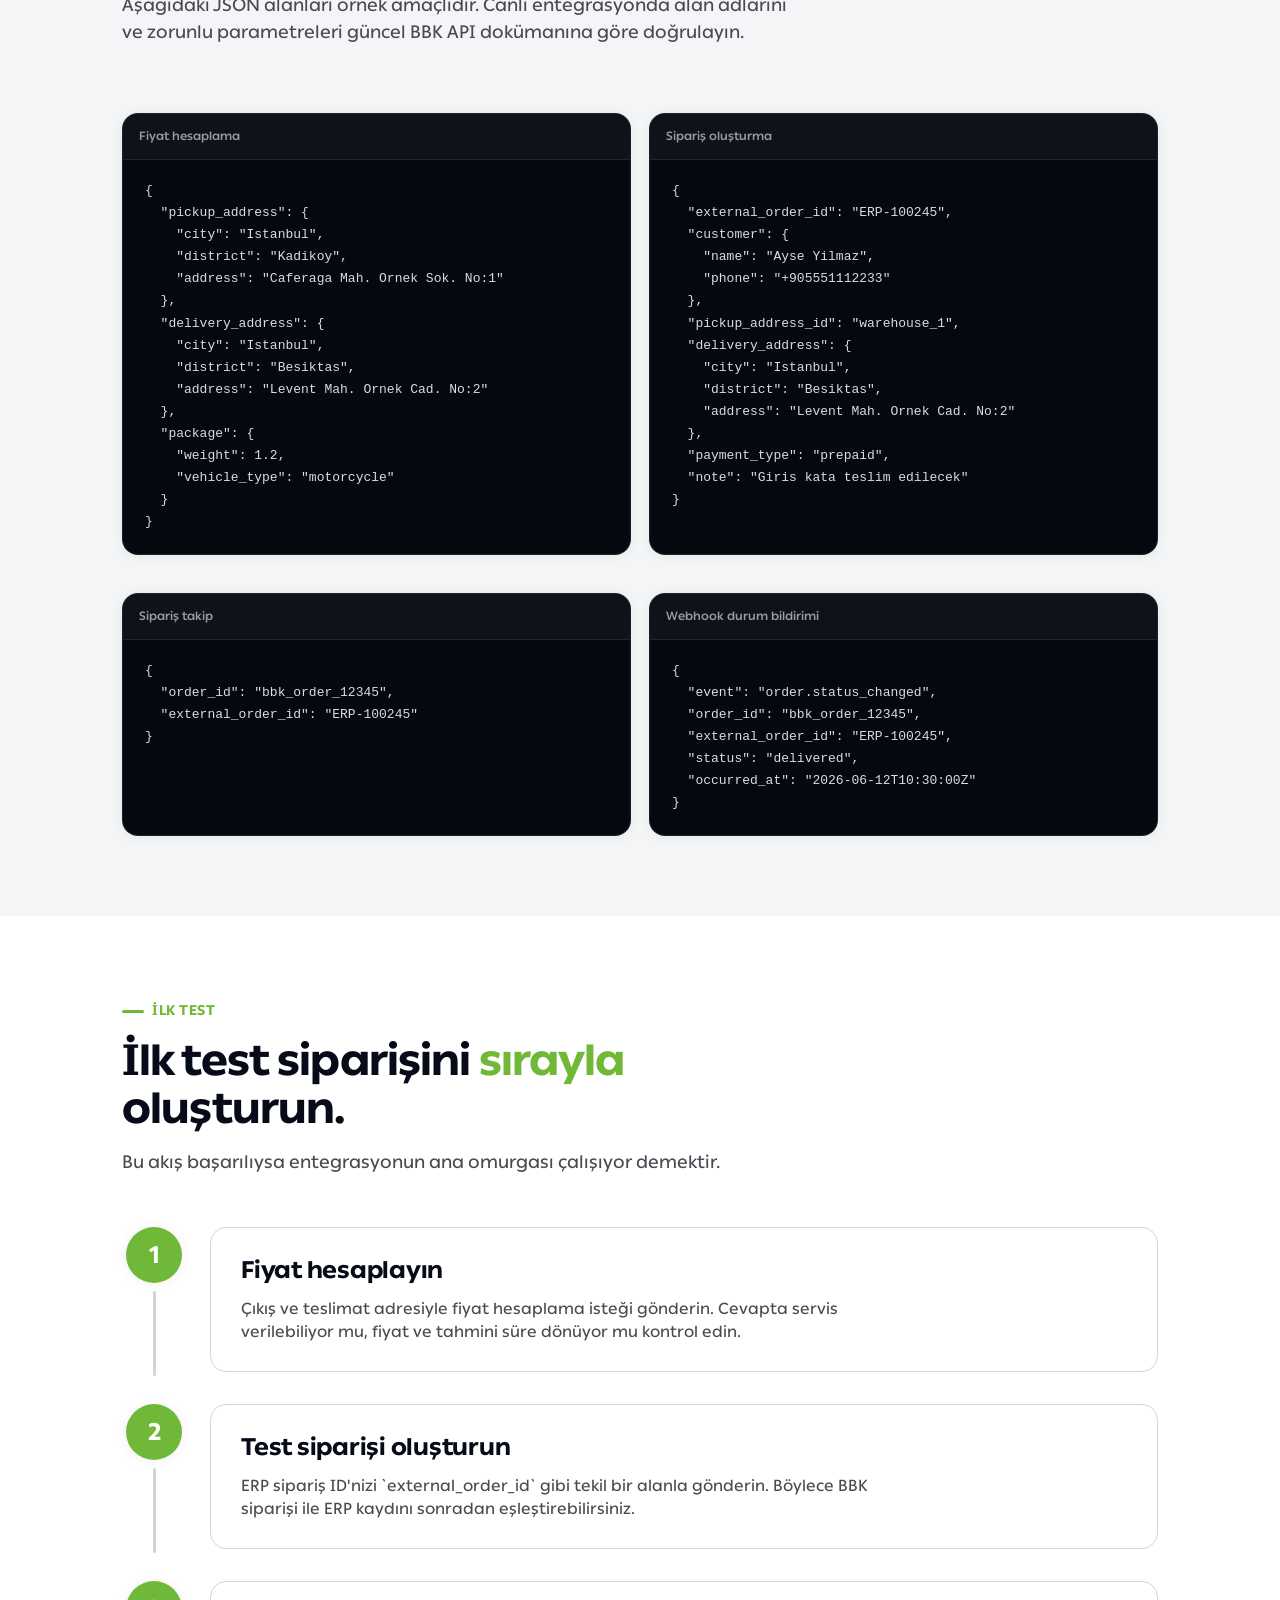
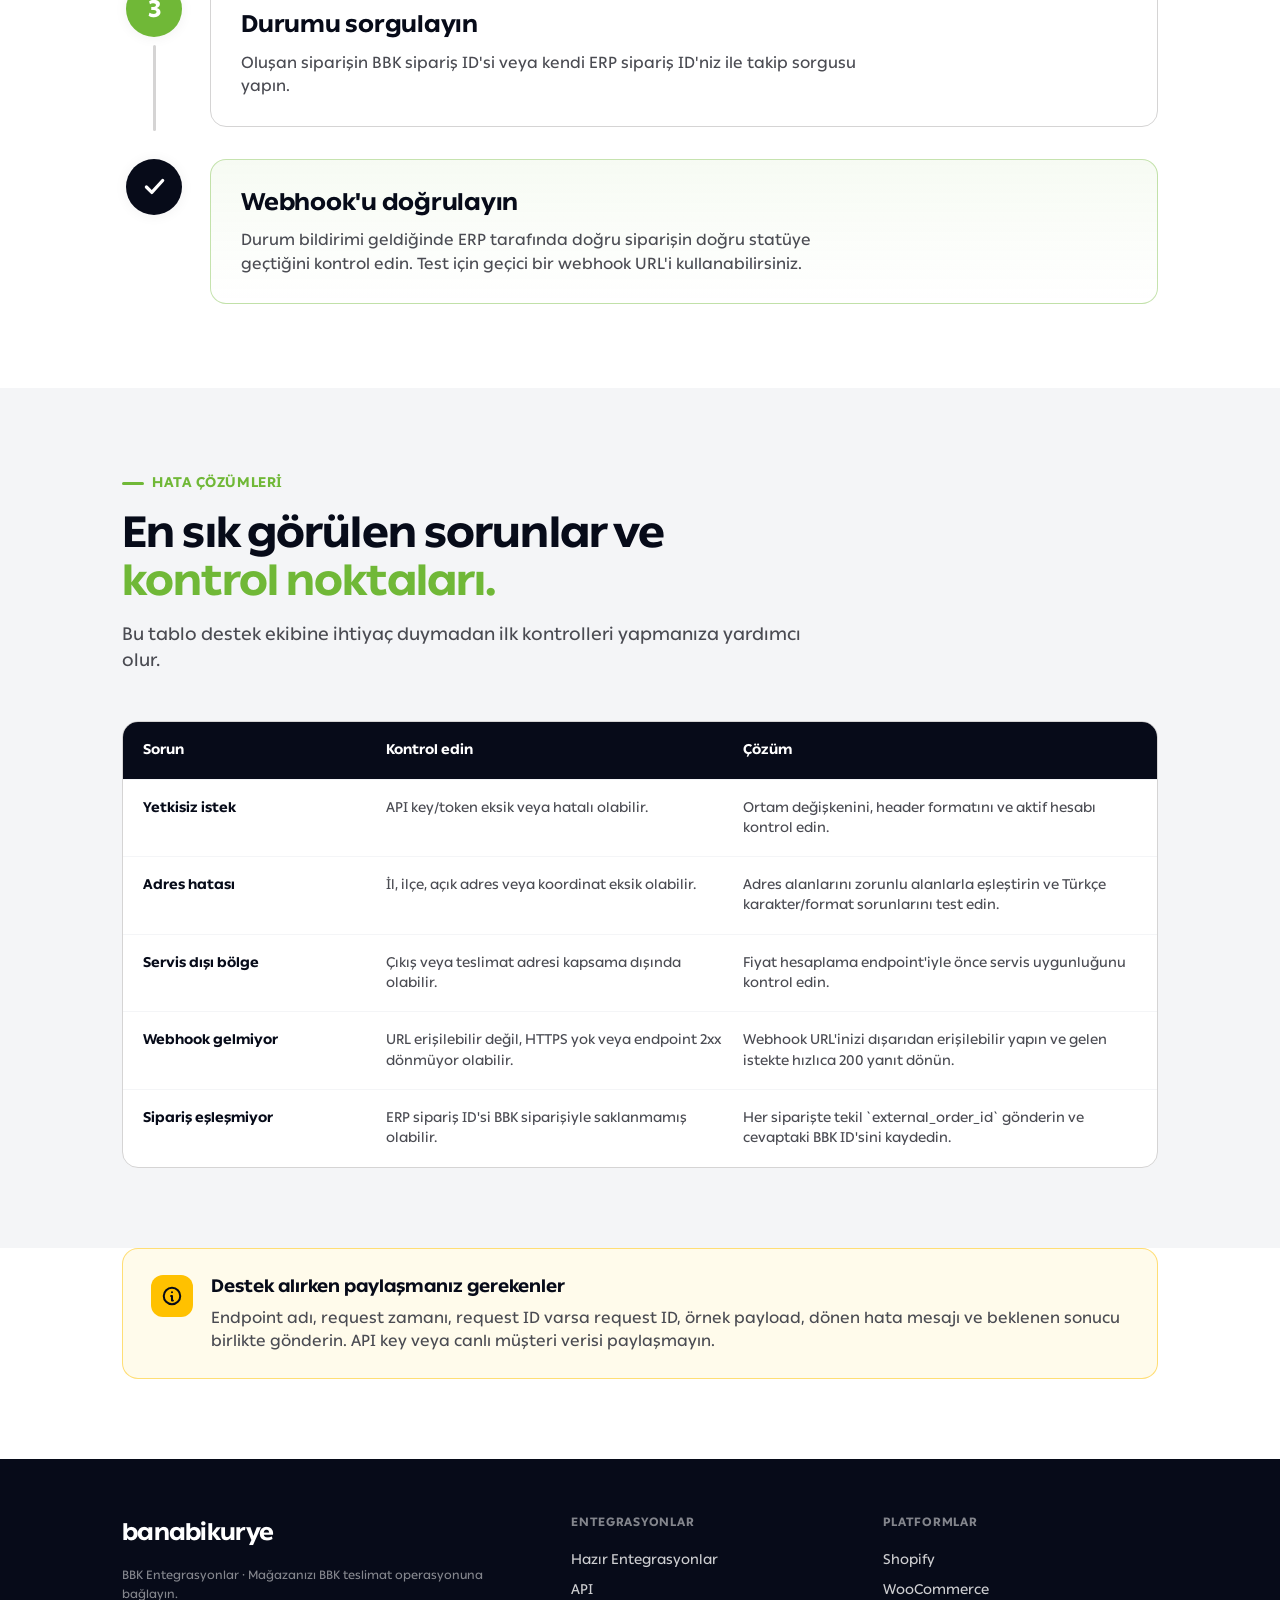
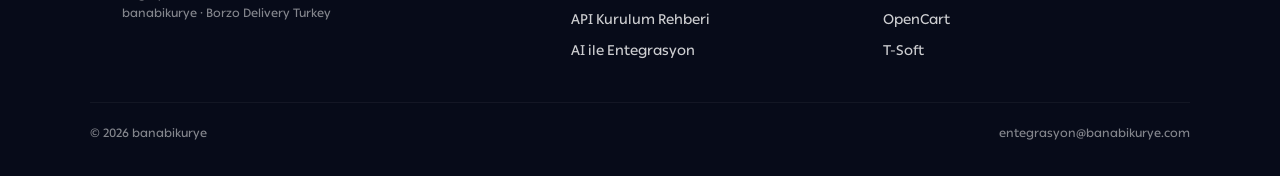
<file: api-kurulum-rehberi.html>
<!doctype html>
<html lang="tr">
<head>
  <meta charset="UTF-8" />
  <meta name="viewport" content="width=device-width, initial-scale=1.0" />
  <title>API Kurulum Rehberi | BBK Entegrasyonlar</title>
  <meta name="description" content="BBK API ile kendi kendine entegrasyon yapmak için başlangıç checklist'i, örnek payloadlar, ilk test siparişi ve hata çözüm rehberi." />
  <link rel="stylesheet" href="styles.css" />
</head>
<body>
<header class="bar">
  <div class="wrap">
    <a class="brand" href="index.html" data-screen-label="Brand">
      <span class="word">banabikurye</span>
      <span class="sub">Entegrasyonlar</span>
    </a>
    <nav>
      <a href="index.html#ready-integrations">Hazır Entegrasyonlar</a>
      <a href="index.html#api">API</a>
      <a href="ai-entegrasyon.html">AI ile Entegrasyon</a>
      <a href="index.html#support">Destek</a>
    </nav>
    <a class="btn btn-ink btn-sm" href="index.html#support">Destek Al</a>
  </div>
</header>

<div class="crumb">
  <div class="wrap">
    <a href="index.html">Entegrasyonlar</a>
    <span class="sep">›</span>
    <span class="here">API Kurulum Rehberi</span>
  </div>
</div>

<div class="hero" data-screen-label="Hero">
  <div class="hero-card">
    <div class="hero-blob"></div>
    <div class="hero-l">
      <span class="hero-eyebrow">
        <span class="lt"><svg width="18" height="18" viewBox="0 0 24 24" fill="none"><path d="M8 9l-4 3 4 3M16 9l4 3-4 3M13 6l-2 12" stroke="#fff" stroke-width="2" stroke-linecap="round" stroke-linejoin="round"></path></svg></span>
        <span class="eyebrow on-dark">API Kurulum</span>
      </span>
      <h1>BBK API entegrasyonunu <span class="accent">kendi kendinize</span> test edin.</h1>
      <p class="lead">Başlamadan önce gerekli bilgileri hazırlayın, örnek payloadlarla ilk test siparişinizi oluşturun ve yayına geçmeden önce hata durumlarını kontrol edin.</p>
      <div class="hero-cta">
        <a class="btn btn-primary" href="#checklist">Checklist <svg viewBox="0 0 24 24" fill="none"><path d="M12 5v14M6 13l6 6 6-6" stroke="currentColor" stroke-width="2.4" stroke-linecap="round" stroke-linejoin="round"></path></svg></a>
        <a class="btn btn-ghost" href="https://iremarslaner-sudo.github.io/banabikurye-api-docs/" target="_blank" rel="noreferrer">API dokümanı</a>
      </div>
    </div>
    <div class="hero-r">
      <div class="ttl">Bu rehberde</div>
      <ul>
        <li><span class="ck"><svg width="13" height="13" viewBox="0 0 24 24" fill="none"><path d="M5 12l5 5L20 6" stroke="#fff" stroke-width="3" stroke-linecap="round" stroke-linejoin="round"></path></svg></span>Başlangıç checklist'i</li>
        <li><span class="ck"><svg width="13" height="13" viewBox="0 0 24 24" fill="none"><path d="M5 12l5 5L20 6" stroke="#fff" stroke-width="3" stroke-linecap="round" stroke-linejoin="round"></path></svg></span>Örnek JSON payloadlar</li>
        <li><span class="ck"><svg width="13" height="13" viewBox="0 0 24 24" fill="none"><path d="M5 12l5 5L20 6" stroke="#fff" stroke-width="3" stroke-linecap="round" stroke-linejoin="round"></path></svg></span>İlk test siparişi akışı</li>
        <li><span class="ck"><svg width="13" height="13" viewBox="0 0 24 24" fill="none"><path d="M5 12l5 5L20 6" stroke="#fff" stroke-width="3" stroke-linecap="round" stroke-linejoin="round"></path></svg></span>Hata çözüm tablosu</li>
      </ul>
      <div class="time">Yayına geçmeden önce test edin</div>
    </div>
  </div>
</div>

<section id="checklist" data-screen-label="Başlangıç checklist">
  <div class="wrap">
    <div class="sec-head">
      <span class="eyebrow">Checklist</span>
      <h2>Başlamadan önce bu bilgileri <span class="accent">hazırlayın.</span></h2>
      <p>Bu liste hazırsa geliştiriciniz veya AI aracınız entegrasyonu daha az soru ile tamamlayabilir.</p>
    </div>
    <div class="self-grid">
      <div class="self-card">
        <span class="self-num">01</span>
        <h3>API erişimi</h3>
        <p>API key/token, test bilgileri ve yetkili hesap hazır olmalı. Anahtarı kod içine yazmayın; ortam değişkeni kullanın.</p>
      </div>
      <div class="self-card">
        <span class="self-num">02</span>
        <h3>Sipariş alanları</h3>
        <p>Müşteri adı, telefon, teslimat adresi, ürün/tutar, ödeme tipi ve teslimat notu alanlarını eşleştirin.</p>
      </div>
      <div class="self-card">
        <span class="self-num">03</span>
        <h3>Çıkış adresi</h3>
        <p>Depo/mağaza çıkış adresi, çalışma saatleri ve kurye notu gibi operasyonel bilgileri netleştirin.</p>
      </div>
      <div class="self-card">
        <span class="self-num">04</span>
        <h3>Webhook URL</h3>
        <p>BBK durum bildirimlerini alacak güvenli bir URL hazırlayın ve ERP'de hangi alanın güncelleneceğini belirleyin.</p>
      </div>
    </div>
  </div>
</section>

<section id="payloads" class="payload-section" data-screen-label="Örnek payloadlar">
  <div class="wrap">
    <div class="sec-head">
      <span class="eyebrow">Örnek Payloadlar</span>
      <h2>Geliştiricinin hızlıca deneyebileceği <span class="accent">temel örnekler.</span></h2>
      <p>Aşağıdaki JSON alanları örnek amaçlıdır. Canlı entegrasyonda alan adlarını ve zorunlu parametreleri güncel BBK API dokümanına göre doğrulayın.</p>
    </div>
    <div class="payload-grid">
      <div class="code-panel">
        <div class="code-head">Fiyat hesaplama</div>
        <pre>{
  "pickup_address": {
    "city": "Istanbul",
    "district": "Kadikoy",
    "address": "Caferaga Mah. Ornek Sok. No:1"
  },
  "delivery_address": {
    "city": "Istanbul",
    "district": "Besiktas",
    "address": "Levent Mah. Ornek Cad. No:2"
  },
  "package": {
    "weight": 1.2,
    "vehicle_type": "motorcycle"
  }
}</pre>
      </div>
      <div class="code-panel">
        <div class="code-head">Sipariş oluşturma</div>
        <pre>{
  "external_order_id": "ERP-100245",
  "customer": {
    "name": "Ayse Yilmaz",
    "phone": "+905551112233"
  },
  "pickup_address_id": "warehouse_1",
  "delivery_address": {
    "city": "Istanbul",
    "district": "Besiktas",
    "address": "Levent Mah. Ornek Cad. No:2"
  },
  "payment_type": "prepaid",
  "note": "Giris kata teslim edilecek"
}</pre>
      </div>
      <div class="code-panel">
        <div class="code-head">Sipariş takip</div>
        <pre>{
  "order_id": "bbk_order_12345",
  "external_order_id": "ERP-100245"
}</pre>
      </div>
      <div class="code-panel">
        <div class="code-head">Webhook durum bildirimi</div>
        <pre>{
  "event": "order.status_changed",
  "order_id": "bbk_order_12345",
  "external_order_id": "ERP-100245",
  "status": "delivered",
  "occurred_at": "2026-06-12T10:30:00Z"
}</pre>
      </div>
    </div>
  </div>
</section>

<section id="first-test" data-screen-label="İlk test siparişi">
  <div class="wrap">
    <div class="sec-head">
      <span class="eyebrow">İlk Test</span>
      <h2>İlk test siparişini <span class="accent">sırayla</span> oluşturun.</h2>
      <p>Bu akış başarılıysa entegrasyonun ana omurgası çalışıyor demektir.</p>
    </div>
    <div class="timeline">
      <div class="step">
        <div class="rail"><div class="num">1</div><div class="line"></div></div>
        <div class="body">
          <h3>Fiyat hesaplayın</h3>
          <p class="desc">Çıkış ve teslimat adresiyle fiyat hesaplama isteği gönderin. Cevapta servis verilebiliyor mu, fiyat ve tahmini süre dönüyor mu kontrol edin.</p>
        </div>
      </div>
      <div class="step">
        <div class="rail"><div class="num">2</div><div class="line"></div></div>
        <div class="body">
          <h3>Test siparişi oluşturun</h3>
          <p class="desc">ERP sipariş ID'nizi `external_order_id` gibi tekil bir alanla gönderin. Böylece BBK siparişi ile ERP kaydını sonradan eşleştirebilirsiniz.</p>
        </div>
      </div>
      <div class="step">
        <div class="rail"><div class="num">3</div><div class="line"></div></div>
        <div class="body">
          <h3>Durumu sorgulayın</h3>
          <p class="desc">Oluşan siparişin BBK sipariş ID'si veya kendi ERP sipariş ID'niz ile takip sorgusu yapın.</p>
        </div>
      </div>
      <div class="step done">
        <div class="rail"><div class="num"><svg width="26" height="26" viewBox="0 0 24 24" fill="none"><path d="M5 12l5 5L20 6" stroke="#fff" stroke-width="3" stroke-linecap="round" stroke-linejoin="round"></path></svg></div><div class="line"></div></div>
        <div class="body">
          <h3>Webhook'u doğrulayın</h3>
          <p class="desc">Durum bildirimi geldiğinde ERP tarafında doğru siparişin doğru statüye geçtiğini kontrol edin. Test için geçici bir webhook URL'i kullanabilirsiniz.</p>
        </div>
      </div>
    </div>
  </div>
</section>

<section id="errors" class="error-section" data-screen-label="Hata çözümleri">
  <div class="wrap">
    <div class="sec-head">
      <span class="eyebrow">Hata Çözümleri</span>
      <h2>En sık görülen sorunlar ve <span class="accent">kontrol noktaları.</span></h2>
      <p>Bu tablo destek ekibine ihtiyaç duymadan ilk kontrolleri yapmanıza yardımcı olur.</p>
    </div>
    <div class="error-table">
      <div class="error-row head"><span>Sorun</span><span>Kontrol edin</span><span>Çözüm</span></div>
      <div class="error-row"><span>Yetkisiz istek</span><span>API key/token eksik veya hatalı olabilir.</span><span>Ortam değişkenini, header formatını ve aktif hesabı kontrol edin.</span></div>
      <div class="error-row"><span>Adres hatası</span><span>İl, ilçe, açık adres veya koordinat eksik olabilir.</span><span>Adres alanlarını zorunlu alanlarla eşleştirin ve Türkçe karakter/format sorunlarını test edin.</span></div>
      <div class="error-row"><span>Servis dışı bölge</span><span>Çıkış veya teslimat adresi kapsama dışında olabilir.</span><span>Fiyat hesaplama endpoint'iyle önce servis uygunluğunu kontrol edin.</span></div>
      <div class="error-row"><span>Webhook gelmiyor</span><span>URL erişilebilir değil, HTTPS yok veya endpoint 2xx dönmüyor olabilir.</span><span>Webhook URL'inizi dışarıdan erişilebilir yapın ve gelen istekte hızlıca 200 yanıt dönün.</span></div>
      <div class="error-row"><span>Sipariş eşleşmiyor</span><span>ERP sipariş ID'si BBK siparişiyle saklanmamış olabilir.</span><span>Her siparişte tekil `external_order_id` gönderin ve cevaptaki BBK ID'sini kaydedin.</span></div>
    </div>
  </div>
</section>

<section class="note" style="padding-block: 0 80px;" data-screen-label="Destek bilgileri">
  <div class="wrap">
    <div class="ic"><svg width="22" height="22" viewBox="0 0 24 24" fill="none"><path d="M12 8h.01M11 12h1v5h1" stroke="#070B19" stroke-width="2.2" stroke-linecap="round" stroke-linejoin="round"></path><circle cx="12" cy="12" r="9" stroke="#070B19" stroke-width="2.2"></circle></svg></div>
    <div>
      <h4>Destek alırken paylaşmanız gerekenler</h4>
      <p>Endpoint adı, request zamanı, request ID varsa request ID, örnek payload, dönen hata mesajı ve beklenen sonucu birlikte gönderin. API key veya canlı müşteri verisi paylaşmayın.</p>
    </div>
  </div>
</section>

<footer data-screen-label="Footer">
  <div class="wrap">
    <div>
      <div class="word">banabikurye</div>
      <div class="legal">
        BBK Entegrasyonlar · Mağazanızı BBK teslimat operasyonuna bağlayın.<br>
        banabikurye · Borzo Delivery Turkey
      </div>
    </div>
    <div class="fcol">
      <h4>Entegrasyonlar</h4>
      <a href="index.html#ready-integrations">Hazır Entegrasyonlar</a>
      <a href="index.html#api">API</a>
      <a href="api-kurulum-rehberi.html">API Kurulum Rehberi</a>
      <a href="ai-entegrasyon.html">AI ile Entegrasyon</a>
    </div>
    <div class="fcol">
      <h4>Platformlar</h4>
      <a href="shopify.html">Shopify</a>
      <a href="woocommerce.html">WooCommerce</a>
      <a href="opencart.html">OpenCart</a>
      <a href="t-soft.html">T-Soft</a>
    </div>
  </div>
  <div class="foot-base">
    <span>© 2026 banabikurye</span>
    <span>entegrasyon@banabikurye.com</span>
  </div>
</footer>
</body>
</html>
</file>
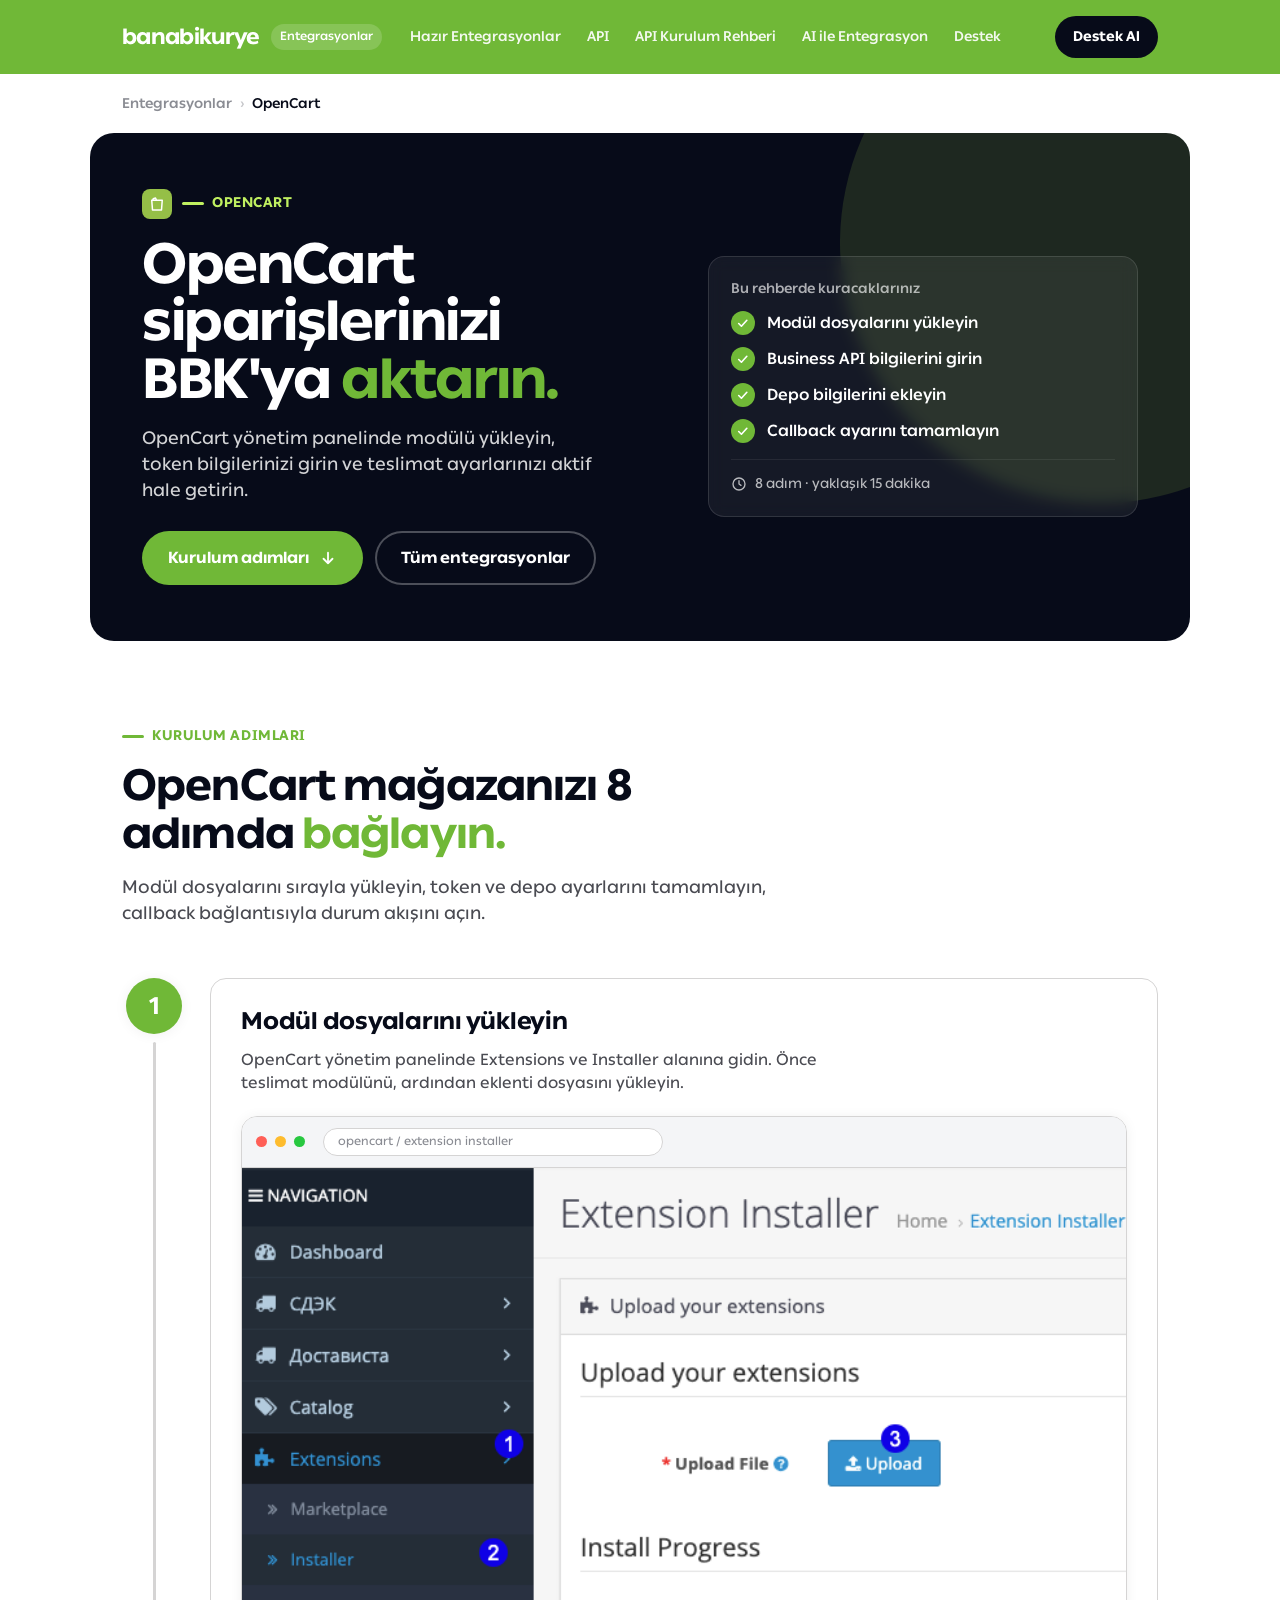
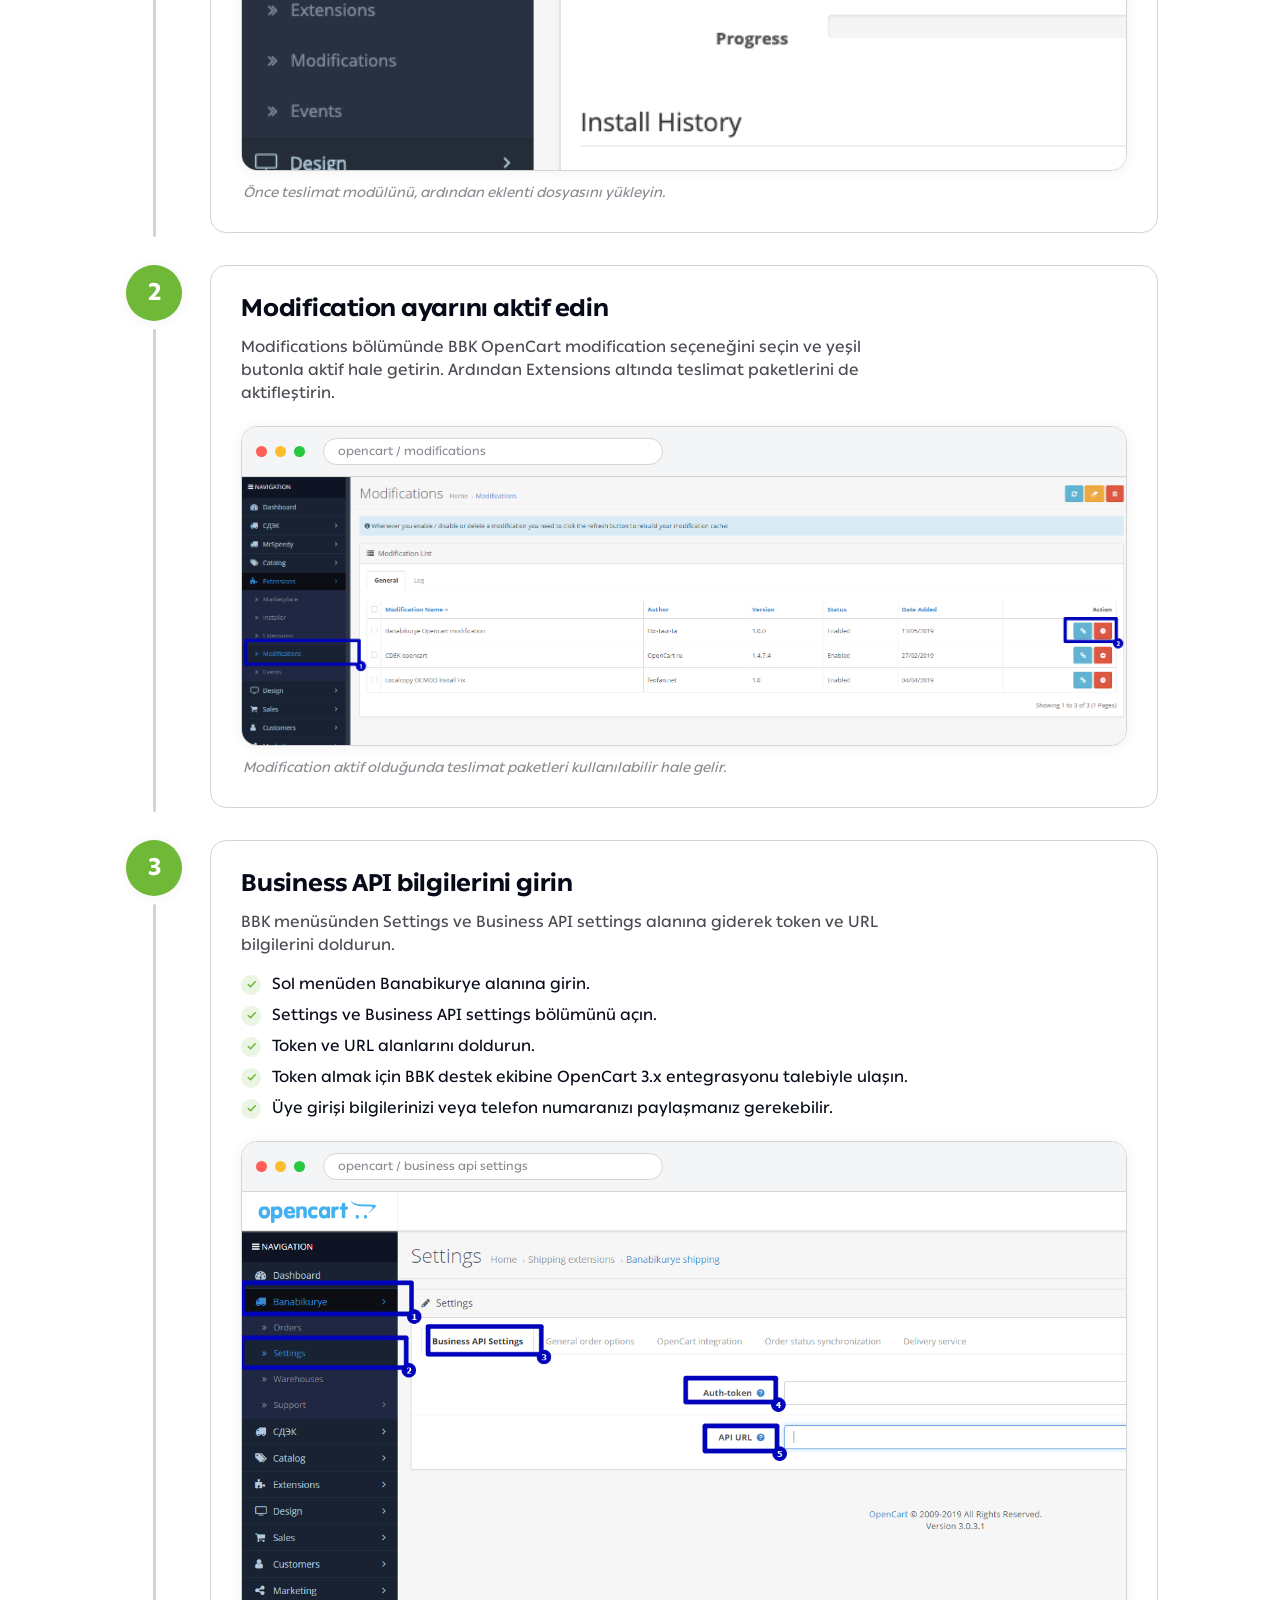
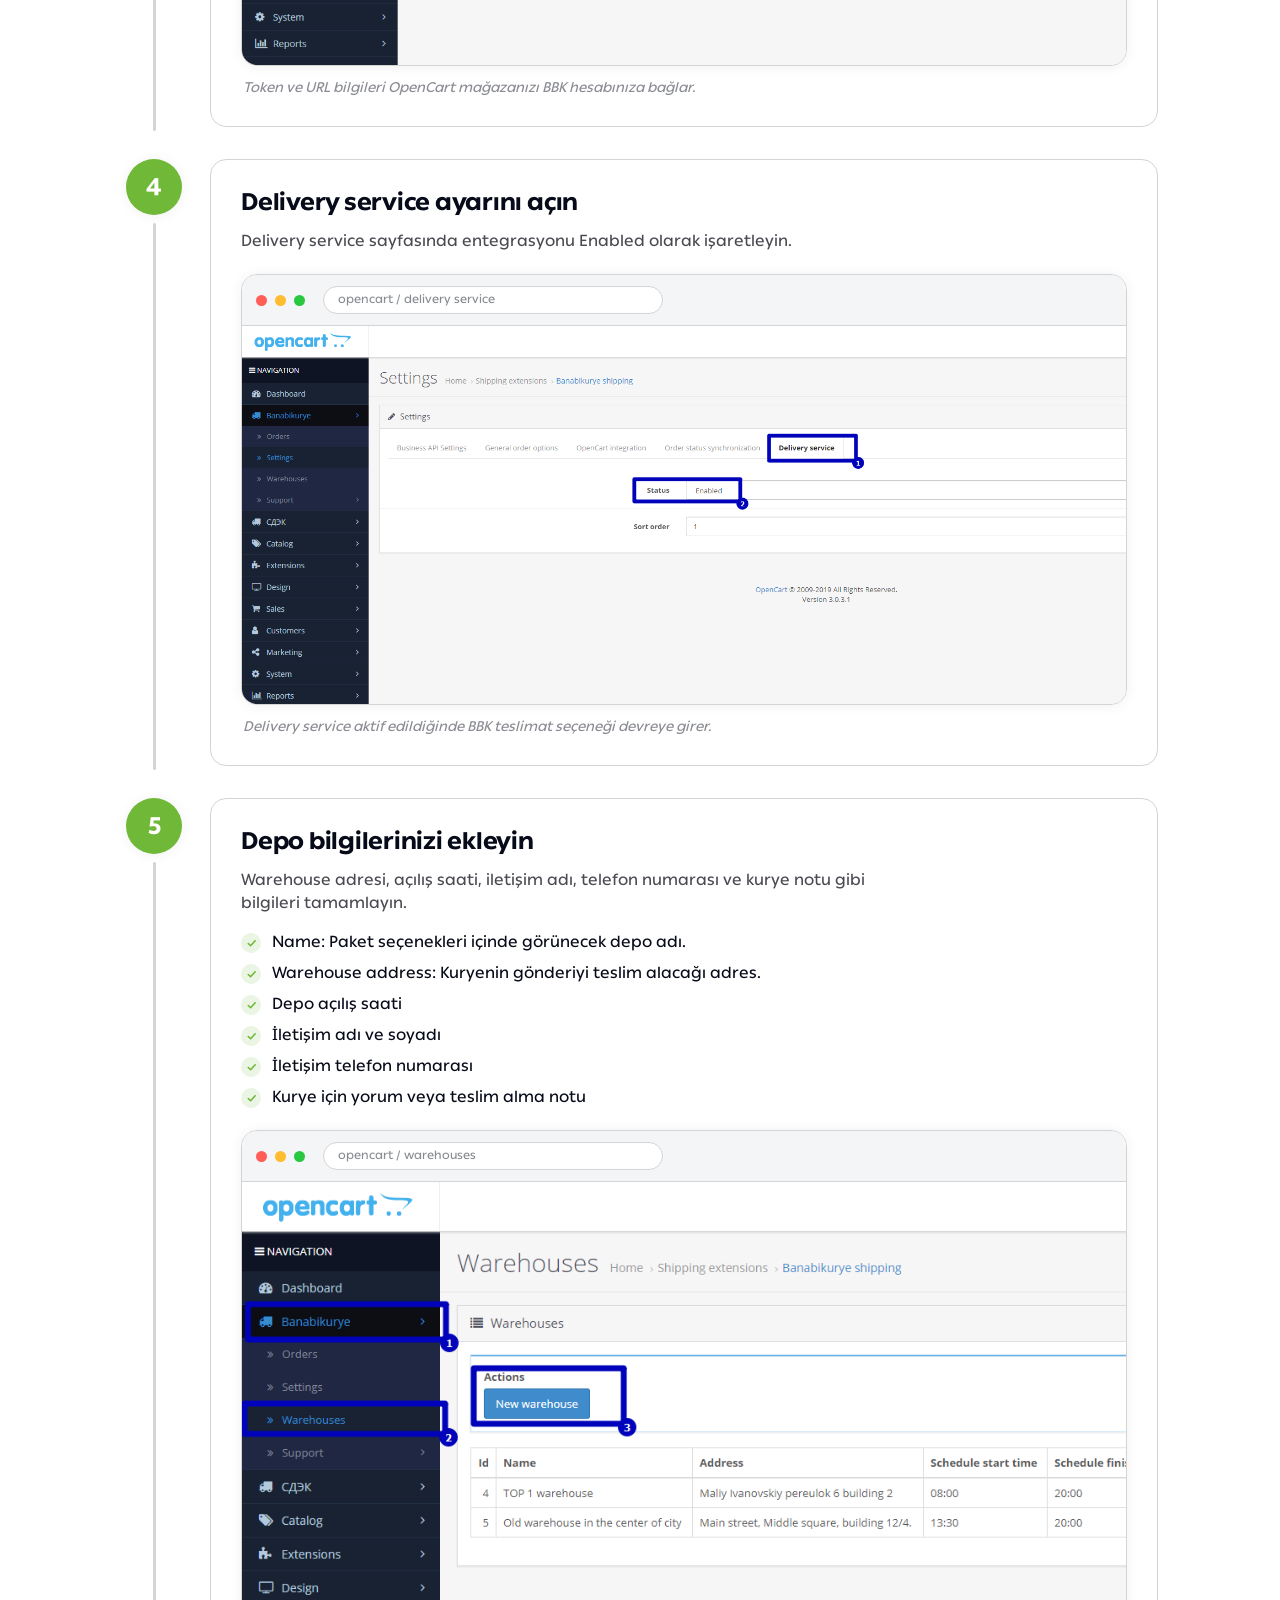
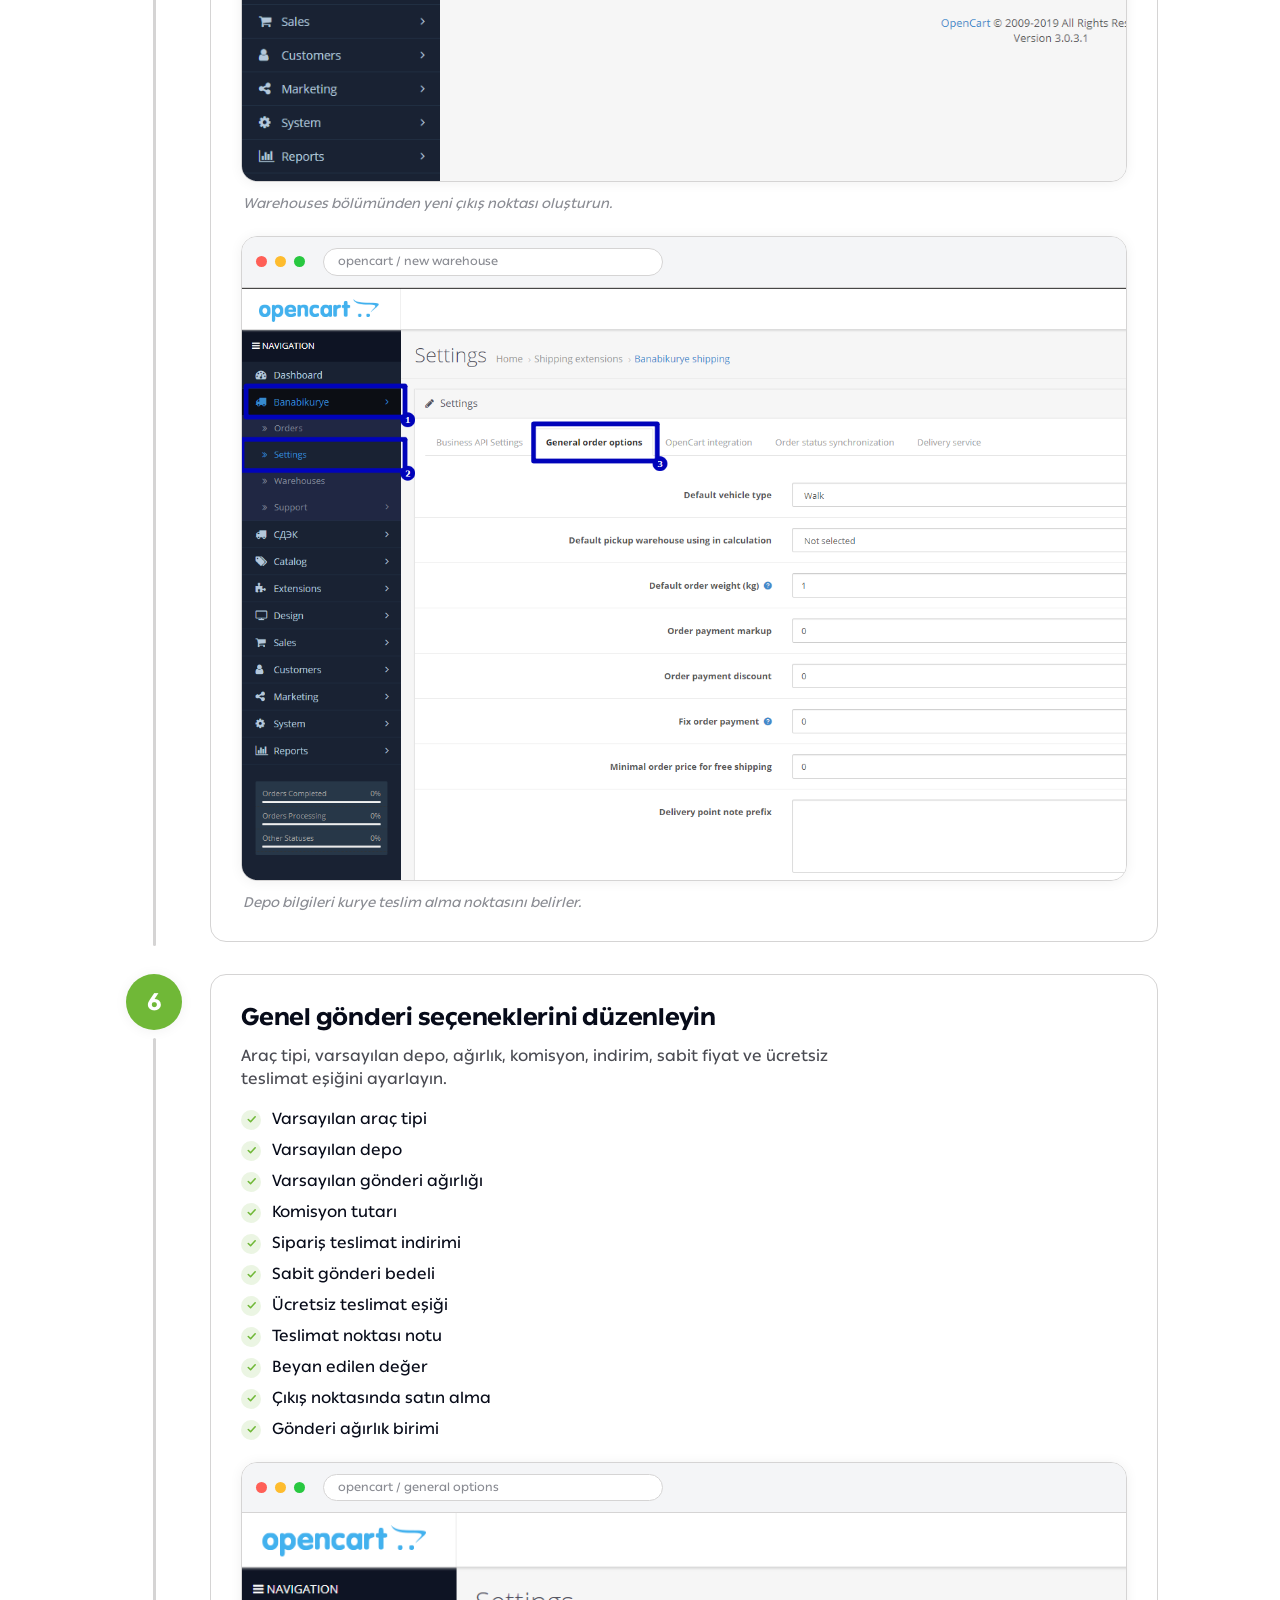
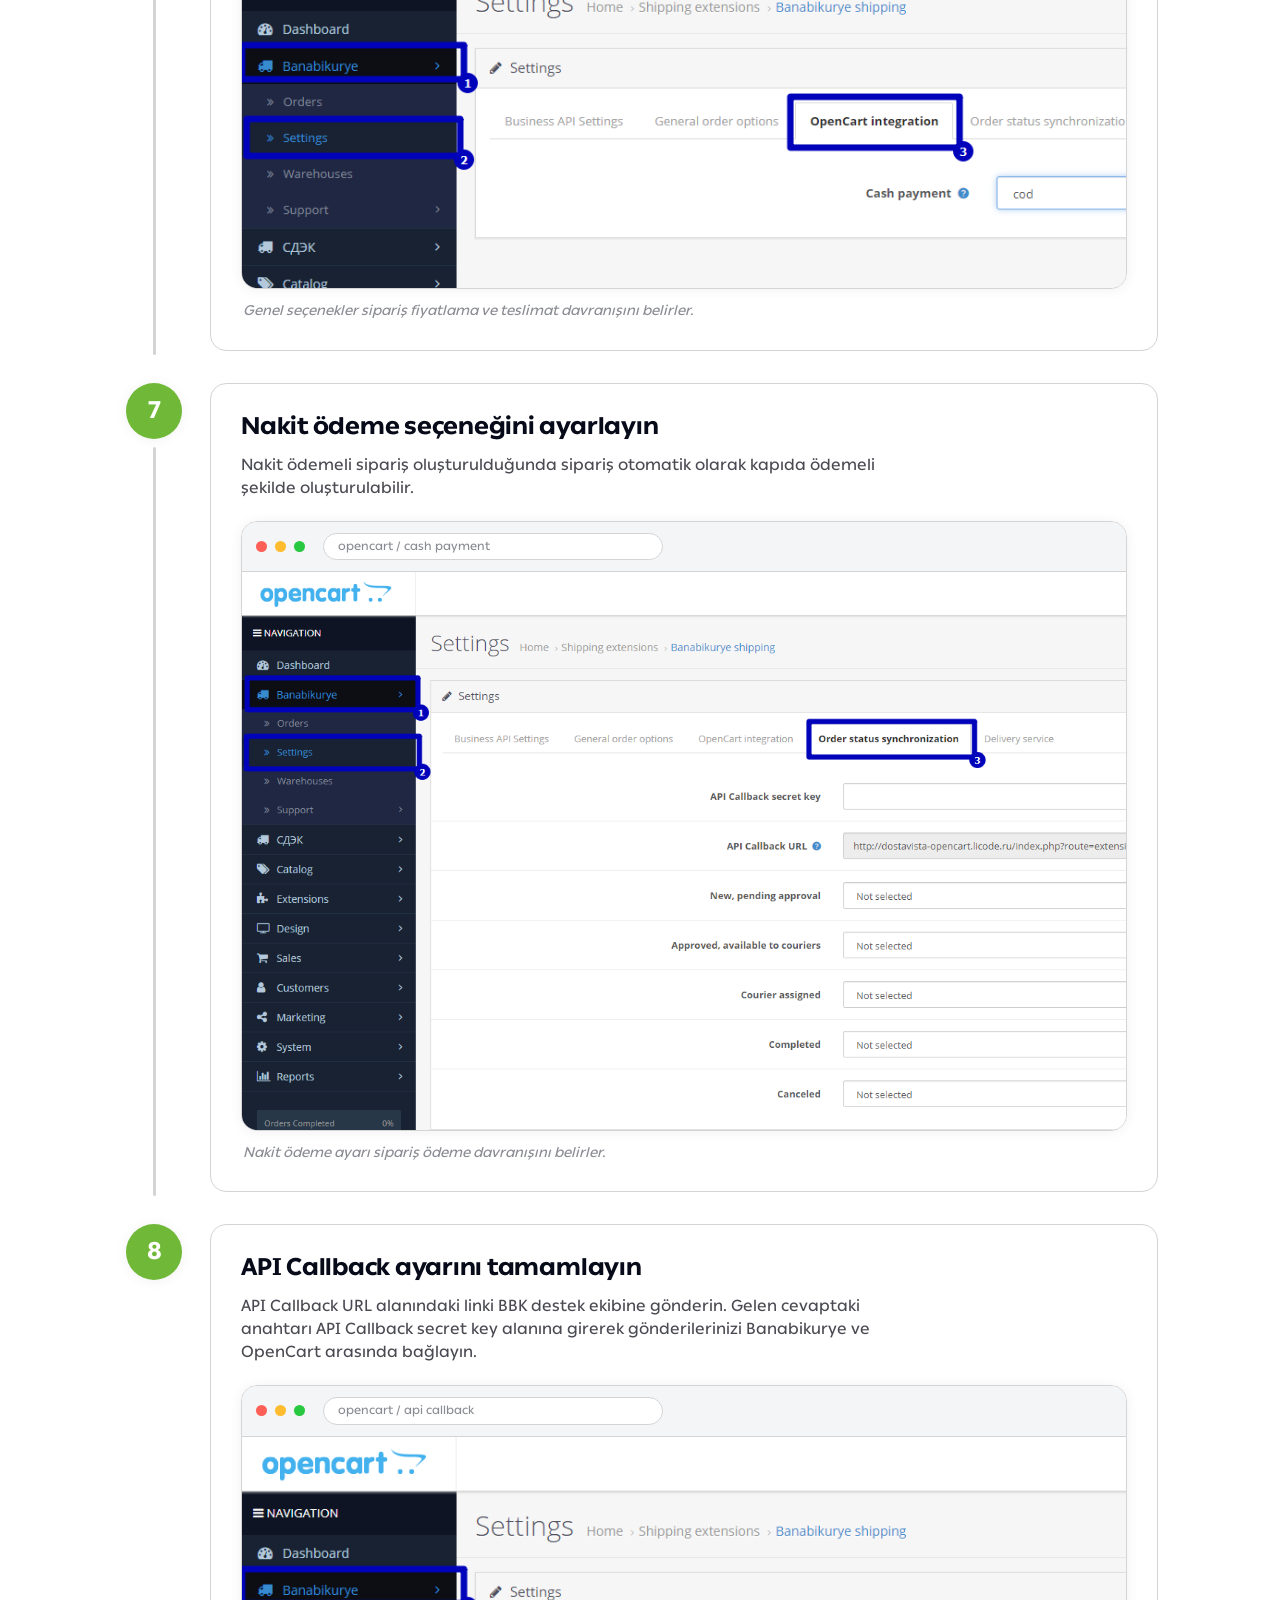
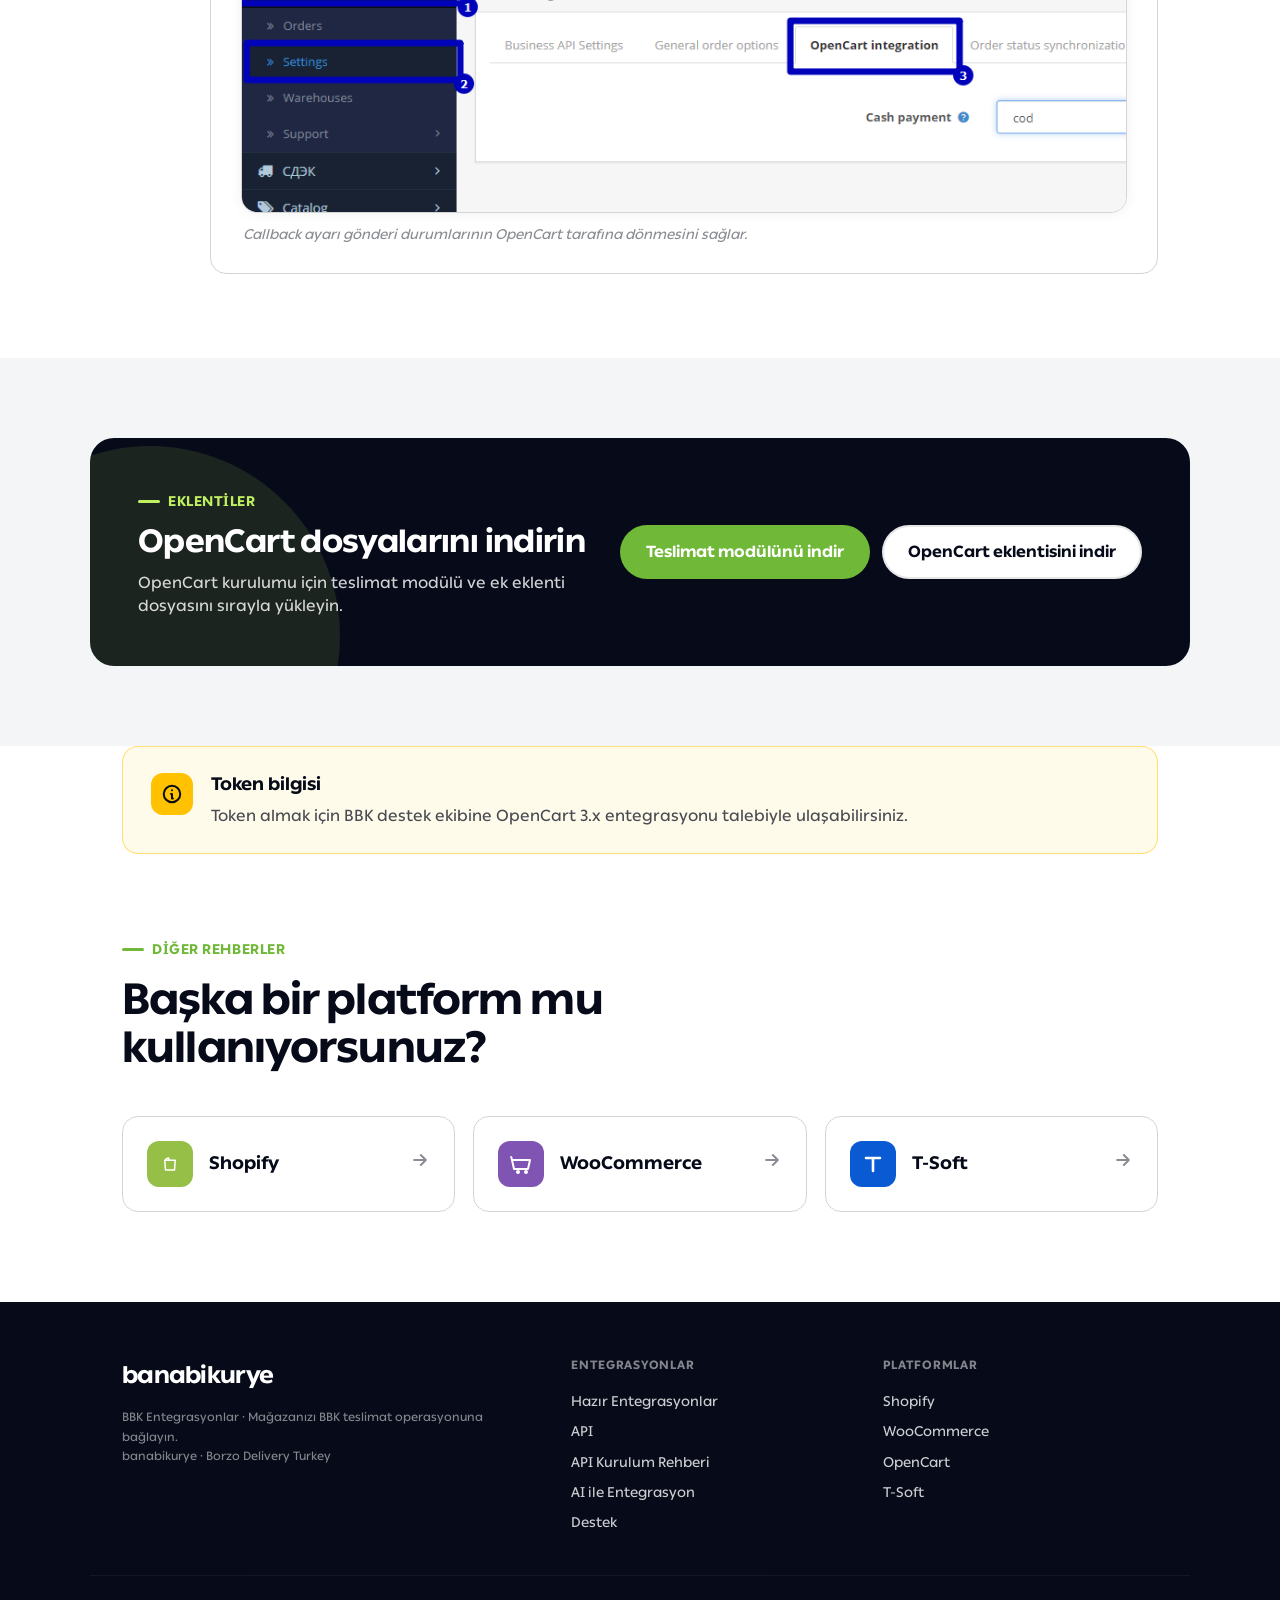
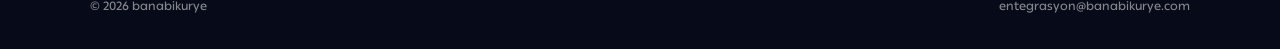
<file: opencart.html>
<!doctype html>
<html lang="tr">
<head>
  <meta charset="UTF-8" />
  <meta name="viewport" content="width=device-width, initial-scale=1.0" />
  <title>OpenCart Kurulum Rehberi | BBK Entegrasyonlar</title>
  <meta name="description" content="OpenCart mağazanızı BBK ile bağlamak için kurulum rehberi." />
  <link rel="stylesheet" href="styles.css" />
</head>
<body>
<header class="bar">
  <div class="wrap">
    <a class="brand" href="index.html" data-screen-label="Brand">
      <span class="word">banabikurye</span>
      <span class="sub">Entegrasyonlar</span>
    </a>
    <nav>
      <a href="index.html#ready-integrations">Hazır Entegrasyonlar</a>
      <a href="index.html#api">API</a>
      <a href="api-kurulum-rehberi.html">API Kurulum Rehberi</a>
      <a href="ai-entegrasyon.html">AI ile Entegrasyon</a>
      <a href="index.html#support">Destek</a>
    </nav>
    <a class="btn btn-ink btn-sm" href="index.html#support">Destek Al</a>
  </div>
</header>
<div class="crumb">
  <div class="wrap">
    <a href="index.html">Entegrasyonlar</a>
    <span class="sep">›</span>
    <span class="here">OpenCart</span>
  </div>
</div>
<div class="hero" data-screen-label="Hero">
  <div class="hero-card">
    <div class="hero-blob"></div>
    <div class="hero-l">
      <span class="hero-eyebrow">
        <span class="lt"><svg width="18" height="18" viewBox="0 0 24 24" fill="none"><path d="M6 7l1-2 3-1 1 2M5 7h14l-1 13H6L5 7z" stroke="#fff" stroke-width="2" stroke-linejoin="round" stroke-linecap="round"></path></svg></span>
        <span class="eyebrow on-dark">OpenCart</span>
      </span>
      <h1>OpenCart siparişlerinizi BBK'ya <span class="accent">aktarın.</span></h1>
      <p class="lead">OpenCart yönetim panelinde modülü yükleyin, token bilgilerinizi girin ve teslimat ayarlarınızı aktif hale getirin.</p>
      <div class="hero-cta">
        <a class="btn btn-primary" href="#steps">Kurulum adımları <svg viewBox="0 0 24 24" fill="none"><path d="M12 5v14M6 13l6 6 6-6" stroke="currentColor" stroke-width="2.4" stroke-linecap="round" stroke-linejoin="round"></path></svg></a>
        <a class="btn btn-ghost" href="index.html">Tüm entegrasyonlar</a>
      </div>
    </div>
    <div class="hero-r">
      <div class="ttl">Bu rehberde kuracaklarınız</div>
      <ul>
        <li><span class="ck"><svg width="13" height="13" viewBox="0 0 24 24" fill="none"><path d="M5 12l5 5L20 6" stroke="#fff" stroke-width="3" stroke-linecap="round" stroke-linejoin="round"></path></svg></span>Modül dosyalarını yükleyin</li>
        <li><span class="ck"><svg width="13" height="13" viewBox="0 0 24 24" fill="none"><path d="M5 12l5 5L20 6" stroke="#fff" stroke-width="3" stroke-linecap="round" stroke-linejoin="round"></path></svg></span>Business API bilgilerini girin</li>
        <li><span class="ck"><svg width="13" height="13" viewBox="0 0 24 24" fill="none"><path d="M5 12l5 5L20 6" stroke="#fff" stroke-width="3" stroke-linecap="round" stroke-linejoin="round"></path></svg></span>Depo bilgilerini ekleyin</li>
        <li><span class="ck"><svg width="13" height="13" viewBox="0 0 24 24" fill="none"><path d="M5 12l5 5L20 6" stroke="#fff" stroke-width="3" stroke-linecap="round" stroke-linejoin="round"></path></svg></span>Callback ayarını tamamlayın</li>
      </ul>
      <div class="time">
        <svg width="16" height="16" viewBox="0 0 24 24" fill="none"><circle cx="12" cy="12" r="9" stroke="currentColor" stroke-width="2"></circle><path d="M12 7v5l3 2" stroke="currentColor" stroke-width="2" stroke-linecap="round" stroke-linejoin="round"></path></svg>
        8 adım · yaklaşık 15 dakika
      </div>
    </div>
  </div>
</div>
<section id="steps" data-screen-label="Kurulum adımları">
  <div class="wrap">
    <div class="sec-head">
      <span class="eyebrow">Kurulum Adımları</span>
      <h2>OpenCart mağazanızı 8 adımda <span class="accent">bağlayın.</span></h2>
      <p>Modül dosyalarını sırayla yükleyin, token ve depo ayarlarını tamamlayın, callback bağlantısıyla durum akışını açın.</p>
    </div>
    <div class="timeline">
      <div class="step">
        <div class="rail"><div class="num">1</div><div class="line"></div></div>
        <div class="body">
          <h3>Modül dosyalarını yükleyin</h3>
          <p class="desc">OpenCart yönetim panelinde Extensions ve Installer alanına gidin. Önce teslimat modülünü, ardından eklenti dosyasını yükleyin.</p>
          
          <div class="shot">
            <div class="top"><i class="r"></i><i class="y"></i><i class="g"></i><span class="url">opencart / extension installer</span></div>
            <div class="img"><img src="assets/guides/opencart-01-installer.png" alt="OpenCart Extensions ve Installer ekranı" loading="lazy"></div>
          </div>
          <p class="cap">Önce teslimat modülünü, ardından eklenti dosyasını yükleyin.</p>
        </div>
      </div>

      <div class="step">
        <div class="rail"><div class="num">2</div><div class="line"></div></div>
        <div class="body">
          <h3>Modification ayarını aktif edin</h3>
          <p class="desc">Modifications bölümünde BBK OpenCart modification seçeneğini seçin ve yeşil butonla aktif hale getirin. Ardından Extensions altında teslimat paketlerini de aktifleştirin.</p>
          
          <div class="shot">
            <div class="top"><i class="r"></i><i class="y"></i><i class="g"></i><span class="url">opencart / modifications</span></div>
            <div class="img"><img src="assets/guides/opencart-02-modification.png" alt="OpenCart Banabikurye modification aktif etme ekranı" loading="lazy"></div>
          </div>
          <p class="cap">Modification aktif olduğunda teslimat paketleri kullanılabilir hale gelir.</p>
        </div>
      </div>

      <div class="step">
        <div class="rail"><div class="num">3</div><div class="line"></div></div>
        <div class="body">
          <h3>Business API bilgilerini girin</h3>
          <p class="desc">BBK menüsünden Settings ve Business API settings alanına giderek token ve URL bilgilerini doldurun.</p>
          <ul class="checks">
            <li><span class="dot"><svg width="11" height="11" viewBox="0 0 24 24" fill="none"><path d="M5 12l5 5L20 6" stroke="#70B837" stroke-width="3.4" stroke-linecap="round" stroke-linejoin="round"></path></svg></span>Sol menüden Banabikurye alanına girin.</li>
            <li><span class="dot"><svg width="11" height="11" viewBox="0 0 24 24" fill="none"><path d="M5 12l5 5L20 6" stroke="#70B837" stroke-width="3.4" stroke-linecap="round" stroke-linejoin="round"></path></svg></span>Settings ve Business API settings bölümünü açın.</li>
            <li><span class="dot"><svg width="11" height="11" viewBox="0 0 24 24" fill="none"><path d="M5 12l5 5L20 6" stroke="#70B837" stroke-width="3.4" stroke-linecap="round" stroke-linejoin="round"></path></svg></span>Token ve URL alanlarını doldurun.</li>
            <li><span class="dot"><svg width="11" height="11" viewBox="0 0 24 24" fill="none"><path d="M5 12l5 5L20 6" stroke="#70B837" stroke-width="3.4" stroke-linecap="round" stroke-linejoin="round"></path></svg></span>Token almak için BBK destek ekibine OpenCart 3.x entegrasyonu talebiyle ulaşın.</li>
            <li><span class="dot"><svg width="11" height="11" viewBox="0 0 24 24" fill="none"><path d="M5 12l5 5L20 6" stroke="#70B837" stroke-width="3.4" stroke-linecap="round" stroke-linejoin="round"></path></svg></span>Üye girişi bilgilerinizi veya telefon numaranızı paylaşmanız gerekebilir.</li>
          </ul>
          <div class="shot">
            <div class="top"><i class="r"></i><i class="y"></i><i class="g"></i><span class="url">opencart / business api settings</span></div>
            <div class="img"><img src="assets/guides/opencart-03-api-settings.png" alt="OpenCart Banabikurye Business API settings ekranı" loading="lazy"></div>
          </div>
          <p class="cap">Token ve URL bilgileri OpenCart mağazanızı BBK hesabınıza bağlar.</p>
        </div>
      </div>

      <div class="step">
        <div class="rail"><div class="num">4</div><div class="line"></div></div>
        <div class="body">
          <h3>Delivery service ayarını açın</h3>
          <p class="desc">Delivery service sayfasında entegrasyonu Enabled olarak işaretleyin.</p>
          
          <div class="shot">
            <div class="top"><i class="r"></i><i class="y"></i><i class="g"></i><span class="url">opencart / delivery service</span></div>
            <div class="img"><img src="assets/guides/opencart-04-delivery-service.png" alt="OpenCart Delivery service Enabled ekranı" loading="lazy"></div>
          </div>
          <p class="cap">Delivery service aktif edildiğinde BBK teslimat seçeneği devreye girer.</p>
        </div>
      </div>

      <div class="step">
        <div class="rail"><div class="num">5</div><div class="line"></div></div>
        <div class="body">
          <h3>Depo bilgilerinizi ekleyin</h3>
          <p class="desc">Warehouse adresi, açılış saati, iletişim adı, telefon numarası ve kurye notu gibi bilgileri tamamlayın.</p>
          <ul class="checks">
            <li><span class="dot"><svg width="11" height="11" viewBox="0 0 24 24" fill="none"><path d="M5 12l5 5L20 6" stroke="#70B837" stroke-width="3.4" stroke-linecap="round" stroke-linejoin="round"></path></svg></span>Name: Paket seçenekleri içinde görünecek depo adı.</li>
            <li><span class="dot"><svg width="11" height="11" viewBox="0 0 24 24" fill="none"><path d="M5 12l5 5L20 6" stroke="#70B837" stroke-width="3.4" stroke-linecap="round" stroke-linejoin="round"></path></svg></span>Warehouse address: Kuryenin gönderiyi teslim alacağı adres.</li>
            <li><span class="dot"><svg width="11" height="11" viewBox="0 0 24 24" fill="none"><path d="M5 12l5 5L20 6" stroke="#70B837" stroke-width="3.4" stroke-linecap="round" stroke-linejoin="round"></path></svg></span>Depo açılış saati</li>
            <li><span class="dot"><svg width="11" height="11" viewBox="0 0 24 24" fill="none"><path d="M5 12l5 5L20 6" stroke="#70B837" stroke-width="3.4" stroke-linecap="round" stroke-linejoin="round"></path></svg></span>İletişim adı ve soyadı</li>
            <li><span class="dot"><svg width="11" height="11" viewBox="0 0 24 24" fill="none"><path d="M5 12l5 5L20 6" stroke="#70B837" stroke-width="3.4" stroke-linecap="round" stroke-linejoin="round"></path></svg></span>İletişim telefon numarası</li>
            <li><span class="dot"><svg width="11" height="11" viewBox="0 0 24 24" fill="none"><path d="M5 12l5 5L20 6" stroke="#70B837" stroke-width="3.4" stroke-linecap="round" stroke-linejoin="round"></path></svg></span>Kurye için yorum veya teslim alma notu</li>
          </ul>
          <div class="shot">
            <div class="top"><i class="r"></i><i class="y"></i><i class="g"></i><span class="url">opencart / warehouses</span></div>
            <div class="img"><img src="assets/guides/opencart-05-warehouses.png" alt="OpenCart Banabikurye warehouses ekranı" loading="lazy"></div>
          </div>
          <p class="cap">Warehouses bölümünden yeni çıkış noktası oluşturun.</p>
          <div class="shot">
            <div class="top"><i class="r"></i><i class="y"></i><i class="g"></i><span class="url">opencart / new warehouse</span></div>
            <div class="img"><img src="assets/guides/opencart-06-new-warehouse.png" alt="OpenCart new warehouse depo bilgileri ekranı" loading="lazy"></div>
          </div>
          <p class="cap">Depo bilgileri kurye teslim alma noktasını belirler.</p>
        </div>
      </div>

      <div class="step">
        <div class="rail"><div class="num">6</div><div class="line"></div></div>
        <div class="body">
          <h3>Genel gönderi seçeneklerini düzenleyin</h3>
          <p class="desc">Araç tipi, varsayılan depo, ağırlık, komisyon, indirim, sabit fiyat ve ücretsiz teslimat eşiğini ayarlayın.</p>
          <ul class="checks">
            <li><span class="dot"><svg width="11" height="11" viewBox="0 0 24 24" fill="none"><path d="M5 12l5 5L20 6" stroke="#70B837" stroke-width="3.4" stroke-linecap="round" stroke-linejoin="round"></path></svg></span>Varsayılan araç tipi</li>
            <li><span class="dot"><svg width="11" height="11" viewBox="0 0 24 24" fill="none"><path d="M5 12l5 5L20 6" stroke="#70B837" stroke-width="3.4" stroke-linecap="round" stroke-linejoin="round"></path></svg></span>Varsayılan depo</li>
            <li><span class="dot"><svg width="11" height="11" viewBox="0 0 24 24" fill="none"><path d="M5 12l5 5L20 6" stroke="#70B837" stroke-width="3.4" stroke-linecap="round" stroke-linejoin="round"></path></svg></span>Varsayılan gönderi ağırlığı</li>
            <li><span class="dot"><svg width="11" height="11" viewBox="0 0 24 24" fill="none"><path d="M5 12l5 5L20 6" stroke="#70B837" stroke-width="3.4" stroke-linecap="round" stroke-linejoin="round"></path></svg></span>Komisyon tutarı</li>
            <li><span class="dot"><svg width="11" height="11" viewBox="0 0 24 24" fill="none"><path d="M5 12l5 5L20 6" stroke="#70B837" stroke-width="3.4" stroke-linecap="round" stroke-linejoin="round"></path></svg></span>Sipariş teslimat indirimi</li>
            <li><span class="dot"><svg width="11" height="11" viewBox="0 0 24 24" fill="none"><path d="M5 12l5 5L20 6" stroke="#70B837" stroke-width="3.4" stroke-linecap="round" stroke-linejoin="round"></path></svg></span>Sabit gönderi bedeli</li>
            <li><span class="dot"><svg width="11" height="11" viewBox="0 0 24 24" fill="none"><path d="M5 12l5 5L20 6" stroke="#70B837" stroke-width="3.4" stroke-linecap="round" stroke-linejoin="round"></path></svg></span>Ücretsiz teslimat eşiği</li>
            <li><span class="dot"><svg width="11" height="11" viewBox="0 0 24 24" fill="none"><path d="M5 12l5 5L20 6" stroke="#70B837" stroke-width="3.4" stroke-linecap="round" stroke-linejoin="round"></path></svg></span>Teslimat noktası notu</li>
            <li><span class="dot"><svg width="11" height="11" viewBox="0 0 24 24" fill="none"><path d="M5 12l5 5L20 6" stroke="#70B837" stroke-width="3.4" stroke-linecap="round" stroke-linejoin="round"></path></svg></span>Beyan edilen değer</li>
            <li><span class="dot"><svg width="11" height="11" viewBox="0 0 24 24" fill="none"><path d="M5 12l5 5L20 6" stroke="#70B837" stroke-width="3.4" stroke-linecap="round" stroke-linejoin="round"></path></svg></span>Çıkış noktasında satın alma</li>
            <li><span class="dot"><svg width="11" height="11" viewBox="0 0 24 24" fill="none"><path d="M5 12l5 5L20 6" stroke="#70B837" stroke-width="3.4" stroke-linecap="round" stroke-linejoin="round"></path></svg></span>Gönderi ağırlık birimi</li>
          </ul>
          <div class="shot">
            <div class="top"><i class="r"></i><i class="y"></i><i class="g"></i><span class="url">opencart / general options</span></div>
            <div class="img"><img src="assets/guides/opencart-07-general-options.png" alt="OpenCart gönderi genel seçenekleri ekranı" loading="lazy"></div>
          </div>
          <p class="cap">Genel seçenekler sipariş fiyatlama ve teslimat davranışını belirler.</p>
        </div>
      </div>

      <div class="step">
        <div class="rail"><div class="num">7</div><div class="line"></div></div>
        <div class="body">
          <h3>Nakit ödeme seçeneğini ayarlayın</h3>
          <p class="desc">Nakit ödemeli sipariş oluşturulduğunda sipariş otomatik olarak kapıda ödemeli şekilde oluşturulabilir.</p>
          
          <div class="shot">
            <div class="top"><i class="r"></i><i class="y"></i><i class="g"></i><span class="url">opencart / cash payment</span></div>
            <div class="img"><img src="assets/guides/opencart-08-cash-payment.png" alt="OpenCart nakit ödeme seçeneği ekranı" loading="lazy"></div>
          </div>
          <p class="cap">Nakit ödeme ayarı sipariş ödeme davranışını belirler.</p>
        </div>
      </div>

      <div class="step">
        <div class="rail"><div class="num">8</div><div class="line"></div></div>
        <div class="body">
          <h3>API Callback ayarını tamamlayın</h3>
          <p class="desc">API Callback URL alanındaki linki BBK destek ekibine gönderin. Gelen cevaptaki anahtarı API Callback secret key alanına girerek gönderilerinizi Banabikurye ve OpenCart arasında bağlayın.</p>
          
          <div class="shot">
            <div class="top"><i class="r"></i><i class="y"></i><i class="g"></i><span class="url">opencart / api callback</span></div>
            <div class="img"><img src="assets/guides/opencart-09-callback.png" alt="OpenCart API Callback URL ve secret key ekranı" loading="lazy"></div>
          </div>
          <p class="cap">Callback ayarı gönderi durumlarının OpenCart tarafına dönmesini sağlar.</p>
        </div>
      </div>
    </div>
  </div>
</section>
<section class="app" data-screen-label="Eklentiler">
  <div class="wrap">
    <div class="blob"></div>
    <div class="l">
      <span class="eyebrow on-dark">Eklentiler</span>
      <h2>OpenCart dosyalarını indirin</h2>
      <p>OpenCart kurulumu için teslimat modülü ve ek eklenti dosyasını sırayla yükleyin.</p>
    </div>
    <div class="app-actions">
      <a class="btn btn-primary" href="assets/downloads/opencart-delivery-module.ocmod.zip" download>Teslimat modülünü indir </a>
      <a class="btn btn-outline" href="assets/downloads/opencart-localcopy-extension.ocmod.zip" download>OpenCart eklentisini indir </a>
    </div>
  </div>
</section>
<section class="note" style="padding-block: 0 80px;" data-screen-label="Not">
  <div class="wrap">
    <div class="ic"><svg width="22" height="22" viewBox="0 0 24 24" fill="none"><path d="M12 8h.01M11 12h1v5h1" stroke="#070B19" stroke-width="2.2" stroke-linecap="round" stroke-linejoin="round"></path><circle cx="12" cy="12" r="9" stroke="#070B19" stroke-width="2.2"></circle></svg></div>
    <div>
      <h4>Token bilgisi</h4>
      <p>Token almak için BBK destek ekibine OpenCart 3.x entegrasyonu talebiyle ulaşabilirsiniz.</p>
    </div>
  </div>
</section>
<section style="padding-block: 0 90px;" data-screen-label="Diğer rehberler">
  <div class="wrap">
    <div class="sec-head">
      <span class="eyebrow">Diğer Rehberler</span>
      <h2>Başka bir platform mu kullanıyorsunuz?</h2>
    </div>
    <div class="guides">
      <a class="gcard" href="shopify.html">
        <span class="tile" style="background:#95BF47;"><svg width="18" height="18" viewBox="0 0 24 24" fill="none"><path d="M6 7l1-2 3-1 1 2M5 7h14l-1 13H6L5 7z" stroke="#fff" stroke-width="2" stroke-linejoin="round" stroke-linecap="round"></path></svg></span>
        <span class="nm">Shopify</span>
        <span class="go"><svg width="20" height="20" viewBox="0 0 24 24" fill="none"><path d="M5 12h14M13 6l6 6-6 6" stroke="currentColor" stroke-width="2.4" stroke-linecap="round" stroke-linejoin="round"></path></svg></span>
      </a>
      <a class="gcard" href="woocommerce.html">
        <span class="tile" style="background:#7F54B3;"><svg width="24" height="24" viewBox="0 0 24 24" fill="none"><path d="M3 8h18l-2 9H5L3 8zM3 8l-.8-3M9 21a1 1 0 100-2 1 1 0 000 2zM17 21a1 1 0 100-2 1 1 0 000 2z" stroke="#fff" stroke-width="2" stroke-linecap="round" stroke-linejoin="round"></path></svg></span>
        <span class="nm">WooCommerce</span>
        <span class="go"><svg width="20" height="20" viewBox="0 0 24 24" fill="none"><path d="M5 12h14M13 6l6 6-6 6" stroke="currentColor" stroke-width="2.4" stroke-linecap="round" stroke-linejoin="round"></path></svg></span>
      </a>
      <a class="gcard" href="t-soft.html">
        <span class="tile" style="background:#0A5BD3;"><svg width="24" height="24" viewBox="0 0 24 24" fill="none"><path d="M5 6h14M12 6v13" stroke="#fff" stroke-width="2.6" stroke-linecap="round"></path></svg></span>
        <span class="nm">T-Soft</span>
        <span class="go"><svg width="20" height="20" viewBox="0 0 24 24" fill="none"><path d="M5 12h14M13 6l6 6-6 6" stroke="currentColor" stroke-width="2.4" stroke-linecap="round" stroke-linejoin="round"></path></svg></span>
      </a>
    </div>
  </div>
</section>
<footer data-screen-label="Footer">
  <div class="wrap">
    <div>
      <div class="word">banabikurye</div>
      <div class="legal">
        BBK Entegrasyonlar · Mağazanızı BBK teslimat operasyonuna bağlayın.<br>
        banabikurye · Borzo Delivery Turkey
      </div>
    </div>
    <div class="fcol">
      <h4>Entegrasyonlar</h4>
      <a href="index.html#ready-integrations">Hazır Entegrasyonlar</a>
      <a href="index.html#api">API</a>
      <a href="api-kurulum-rehberi.html">API Kurulum Rehberi</a>
      <a href="ai-entegrasyon.html">AI ile Entegrasyon</a>
      <a href="index.html#support">Destek</a>
    </div>
    <div class="fcol">
      <h4>Platformlar</h4>
      <a href="shopify.html">Shopify</a>
      <a href="woocommerce.html">WooCommerce</a>
      <a href="opencart.html">OpenCart</a>
      <a href="t-soft.html">T-Soft</a>
    </div>
  </div>
  <div class="foot-base">
    <span>© 2026 banabikurye</span>
    <span>entegrasyon@banabikurye.com</span>
  </div>
</footer>
</body>
</html>
</file>
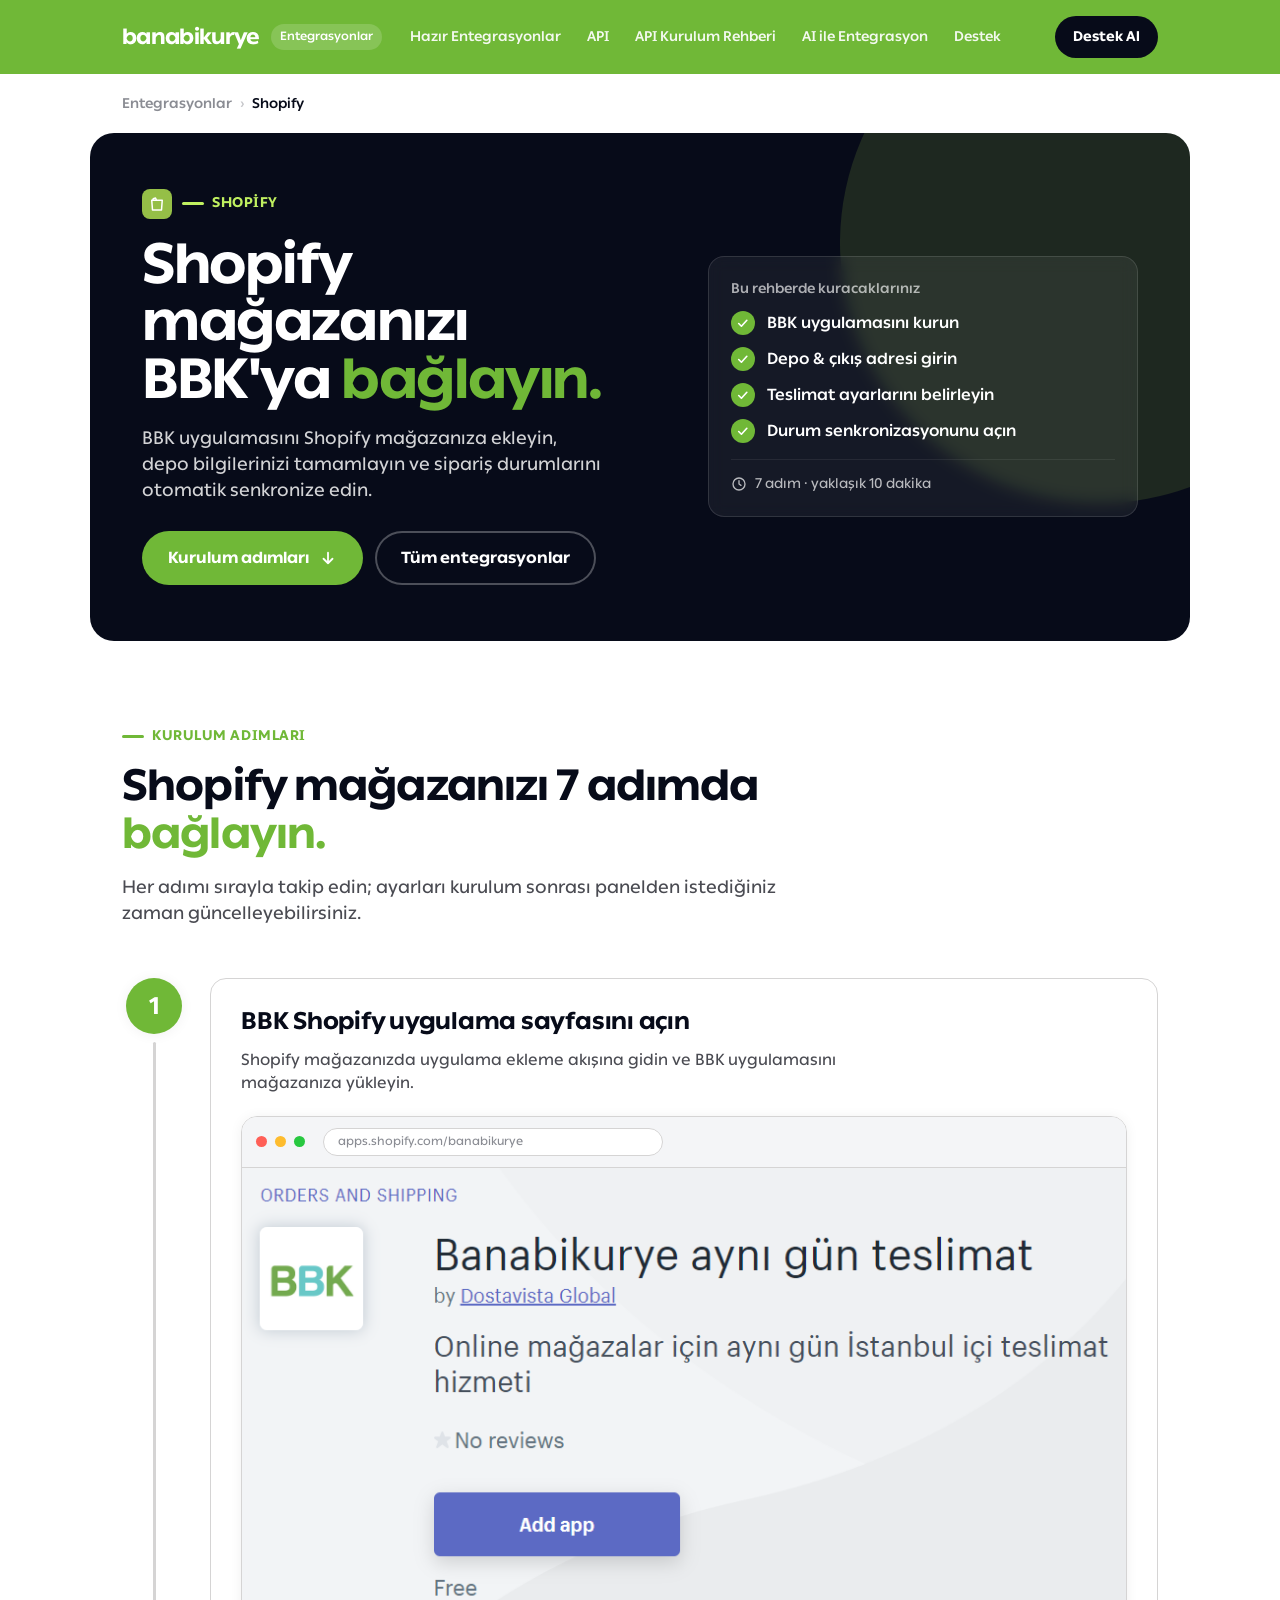
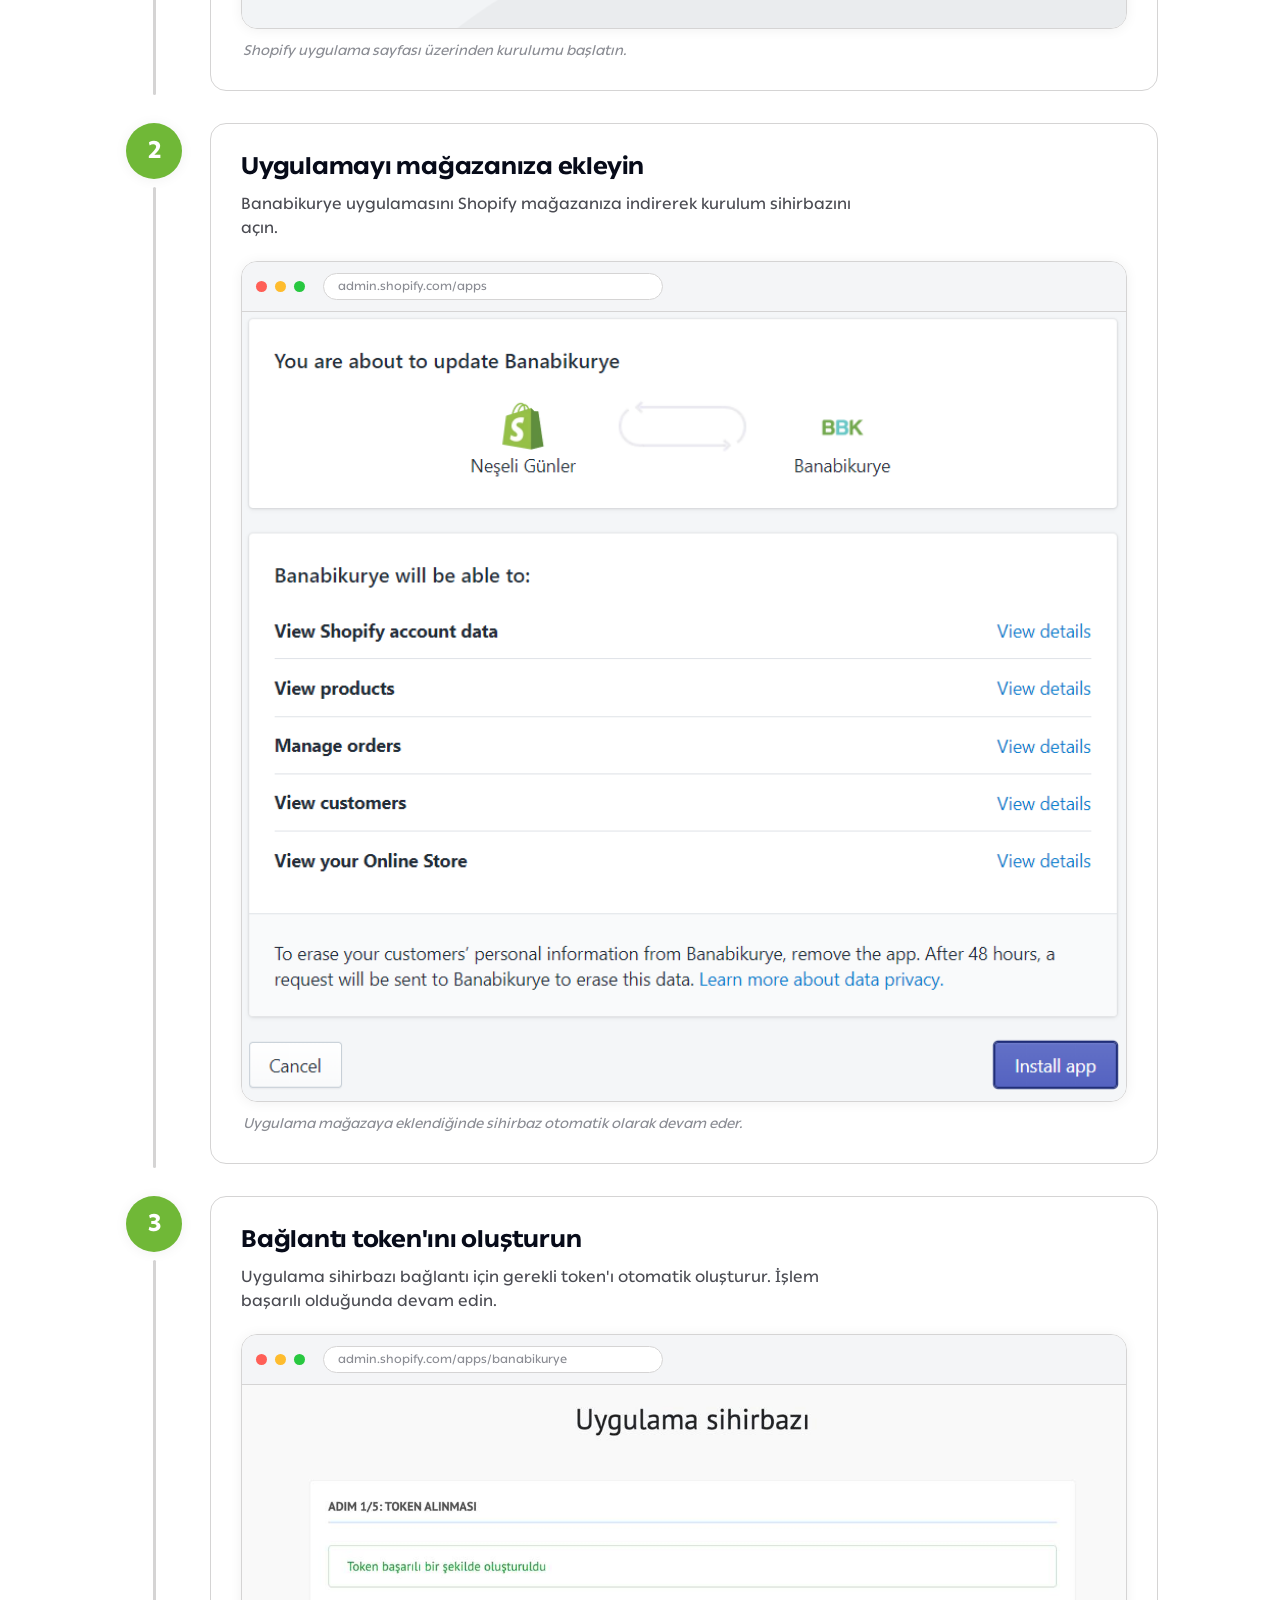
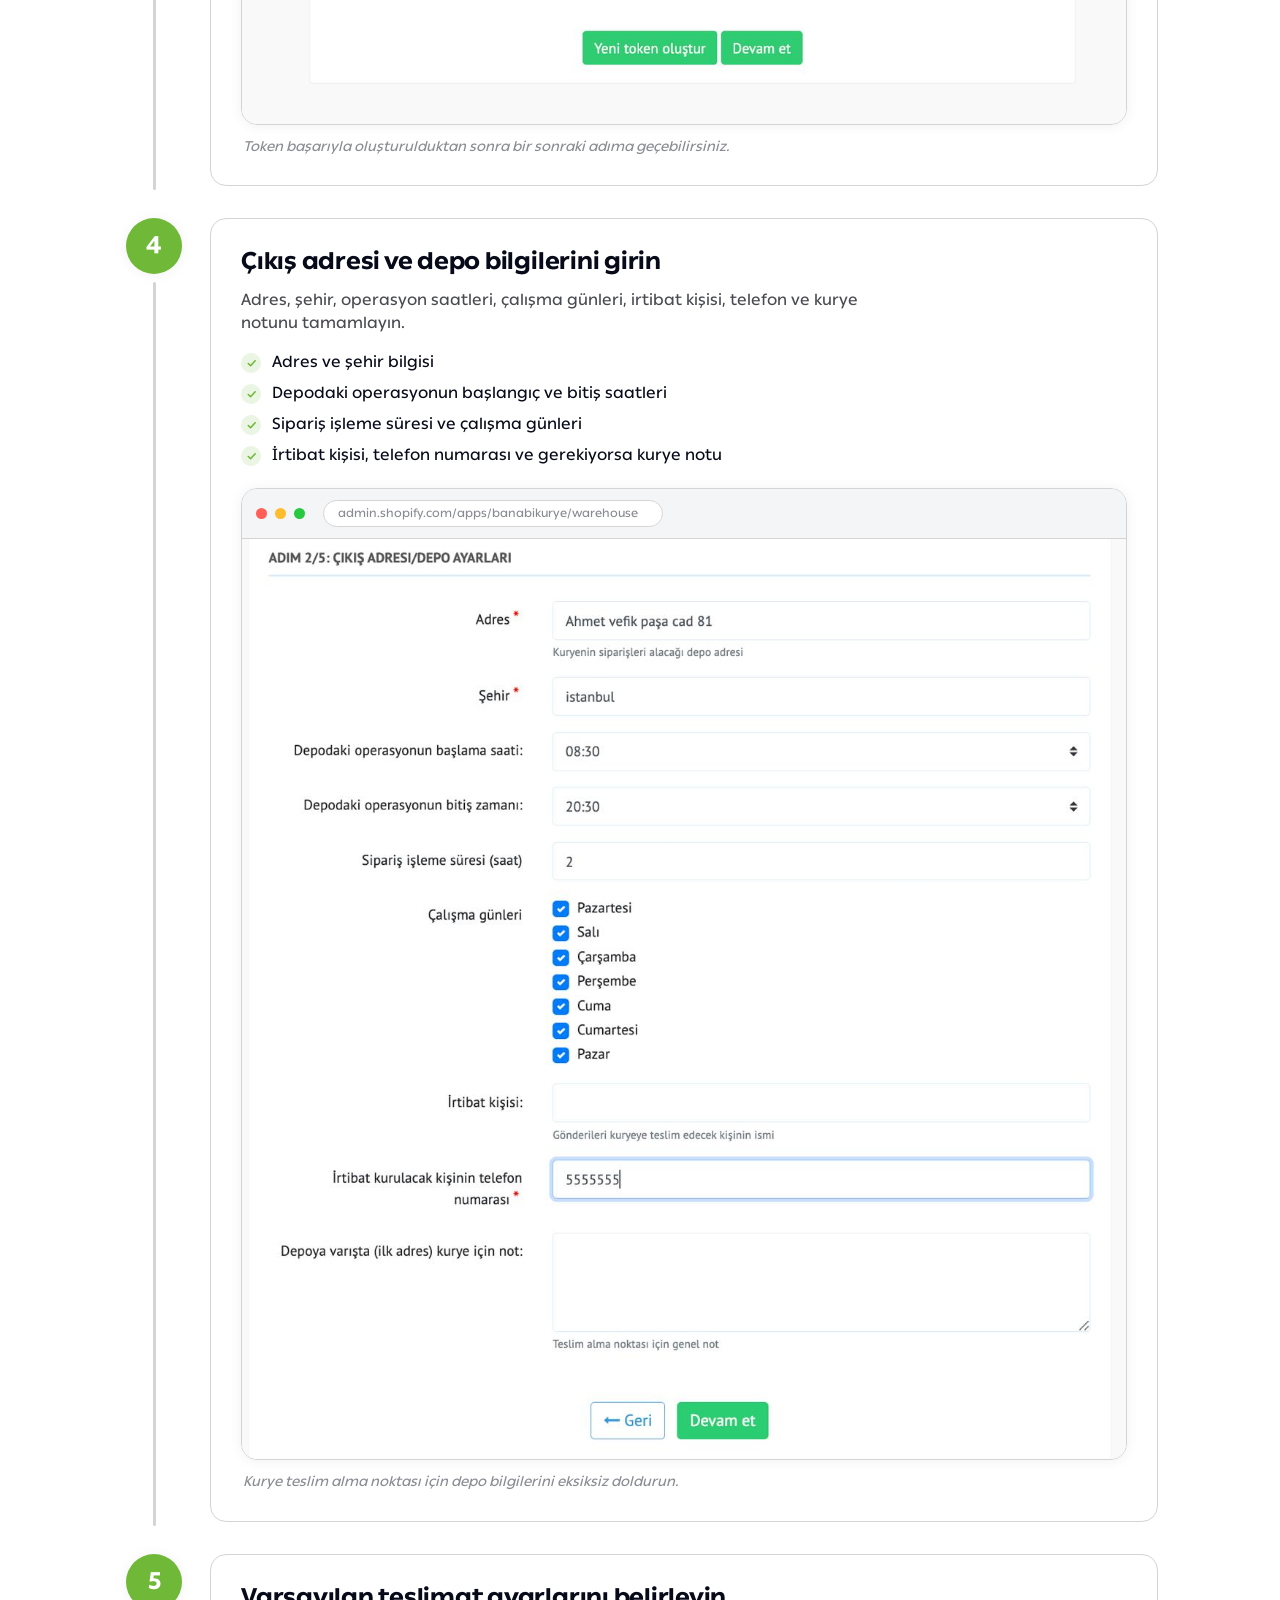
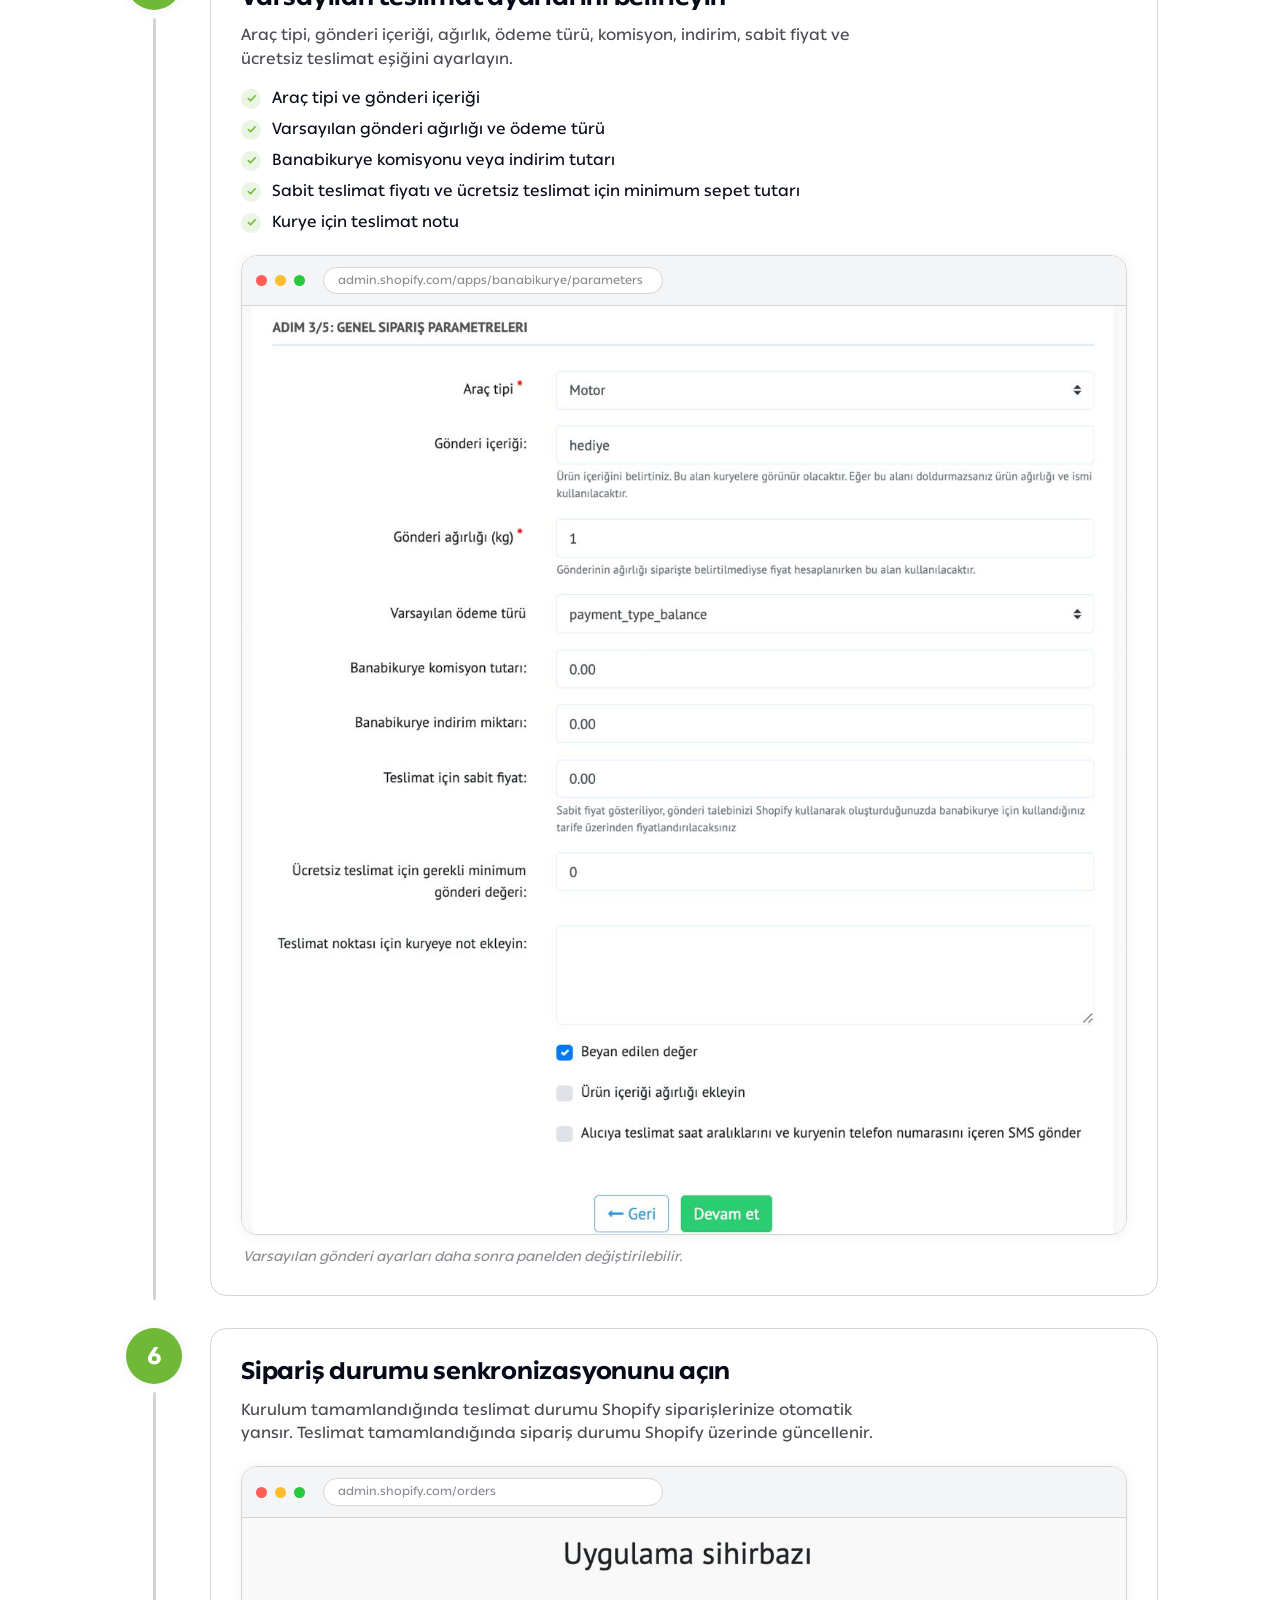
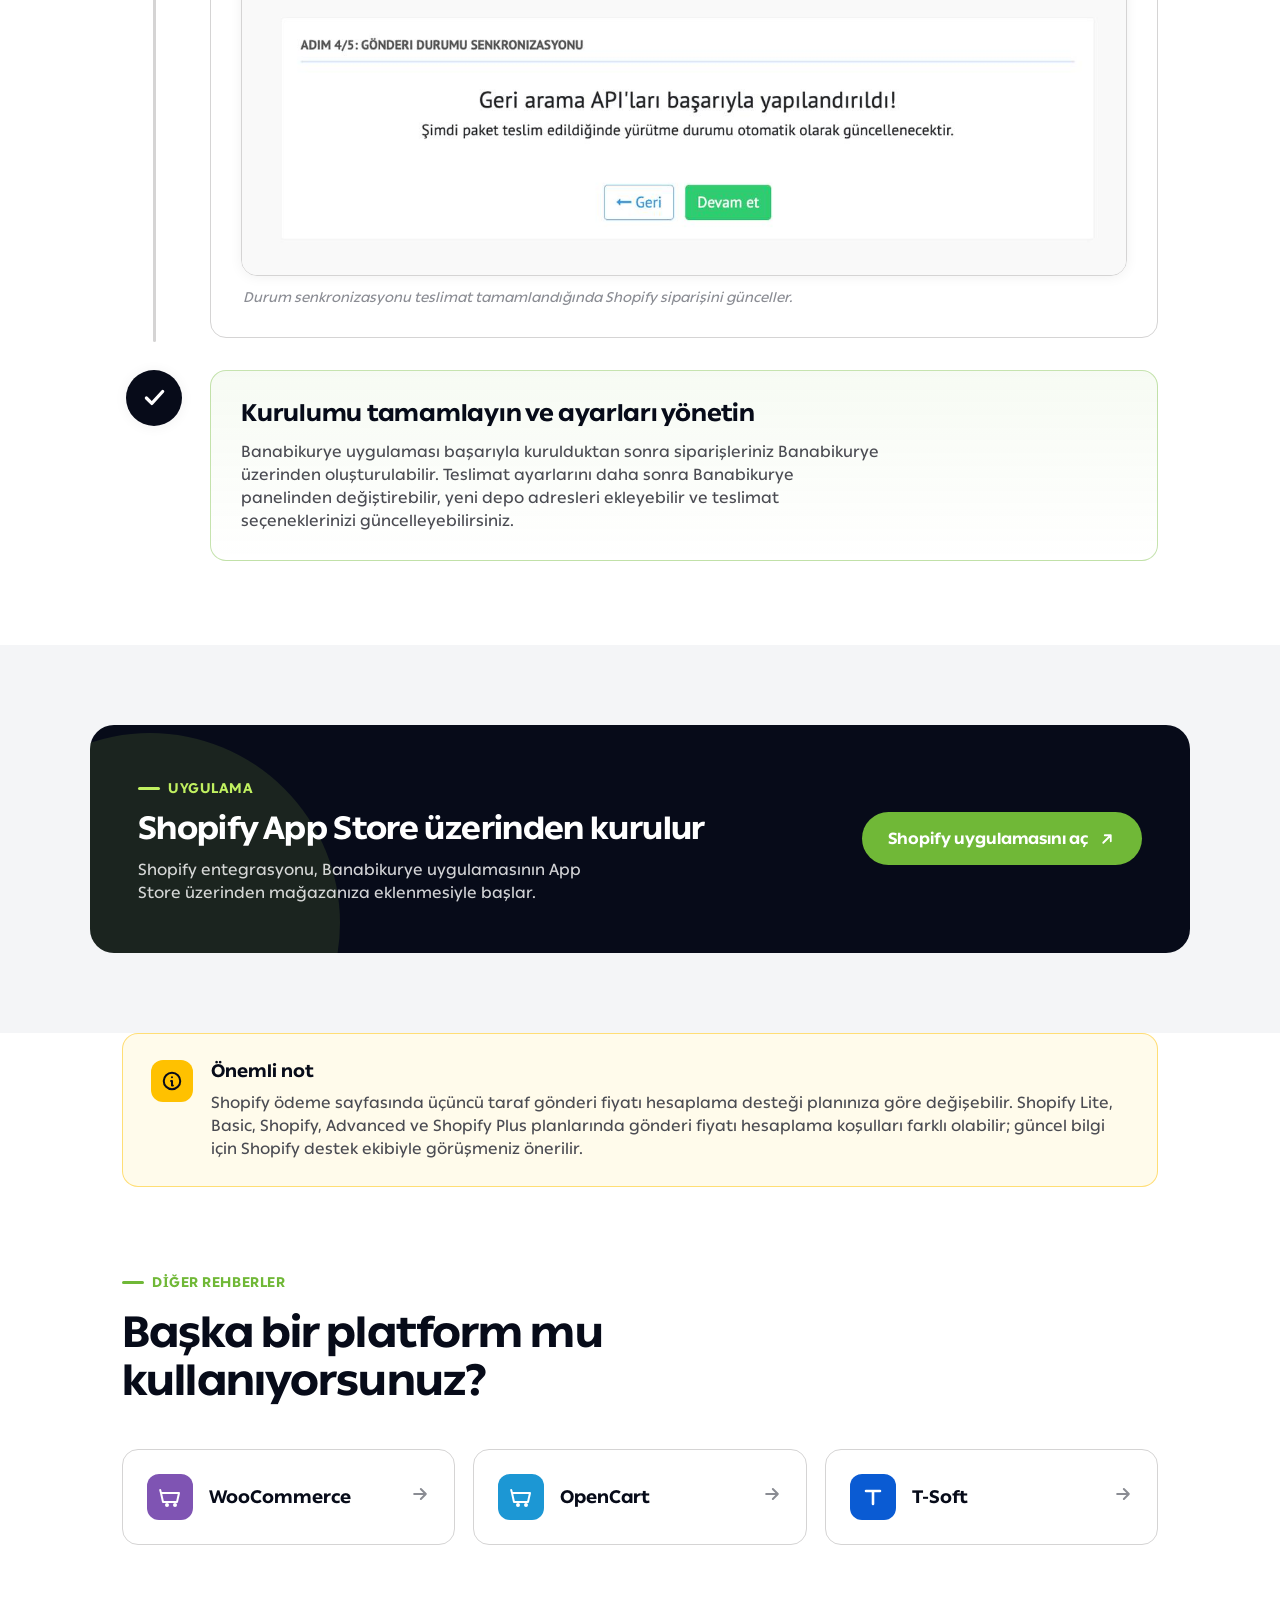
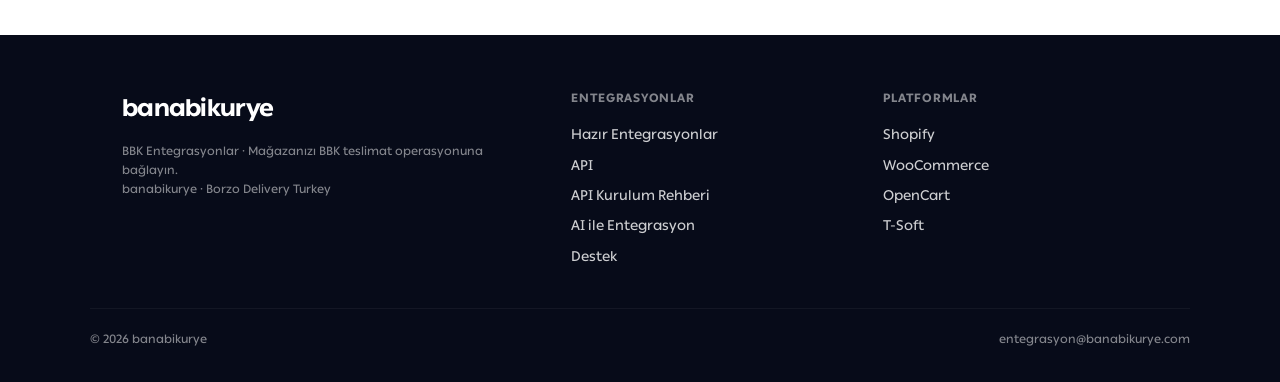
<file: shopify.html>
<!doctype html>
<html lang="tr">
<head>
  <meta charset="UTF-8" />
  <meta name="viewport" content="width=device-width, initial-scale=1.0" />
  <title>Shopify Kurulum Rehberi | BBK Entegrasyonlar</title>
  <meta name="description" content="Shopify mağazanızı BBK ile bağlamak için kurulum rehberi." />
  <link rel="stylesheet" href="styles.css" />
</head>
<body>
<header class="bar">
  <div class="wrap">
    <a class="brand" href="index.html" data-screen-label="Brand">
      <span class="word">banabikurye</span>
      <span class="sub">Entegrasyonlar</span>
    </a>
    <nav>
      <a href="index.html#ready-integrations">Hazır Entegrasyonlar</a>
      <a href="index.html#api">API</a>
      <a href="api-kurulum-rehberi.html">API Kurulum Rehberi</a>
      <a href="ai-entegrasyon.html">AI ile Entegrasyon</a>
      <a href="index.html#support">Destek</a>
    </nav>
    <a class="btn btn-ink btn-sm" href="index.html#support">Destek Al</a>
  </div>
</header>
<div class="crumb">
  <div class="wrap">
    <a href="index.html">Entegrasyonlar</a>
    <span class="sep">›</span>
    <span class="here">Shopify</span>
  </div>
</div>
<div class="hero" data-screen-label="Hero">
  <div class="hero-card">
    <div class="hero-blob"></div>
    <div class="hero-l">
      <span class="hero-eyebrow">
        <span class="lt"><svg width="18" height="18" viewBox="0 0 24 24" fill="none"><path d="M6 7l1-2 3-1 1 2M5 7h14l-1 13H6L5 7z" stroke="#fff" stroke-width="2" stroke-linejoin="round" stroke-linecap="round"></path></svg></span>
        <span class="eyebrow on-dark">Shopify</span>
      </span>
      <h1>Shopify mağazanızı BBK'ya <span class="accent">bağlayın.</span></h1>
      <p class="lead">BBK uygulamasını Shopify mağazanıza ekleyin, depo bilgilerinizi tamamlayın ve sipariş durumlarını otomatik senkronize edin.</p>
      <div class="hero-cta">
        <a class="btn btn-primary" href="#steps">Kurulum adımları <svg viewBox="0 0 24 24" fill="none"><path d="M12 5v14M6 13l6 6 6-6" stroke="currentColor" stroke-width="2.4" stroke-linecap="round" stroke-linejoin="round"></path></svg></a>
        <a class="btn btn-ghost" href="index.html">Tüm entegrasyonlar</a>
      </div>
    </div>
    <div class="hero-r">
      <div class="ttl">Bu rehberde kuracaklarınız</div>
      <ul>
        <li><span class="ck"><svg width="13" height="13" viewBox="0 0 24 24" fill="none"><path d="M5 12l5 5L20 6" stroke="#fff" stroke-width="3" stroke-linecap="round" stroke-linejoin="round"></path></svg></span>BBK uygulamasını kurun</li>
        <li><span class="ck"><svg width="13" height="13" viewBox="0 0 24 24" fill="none"><path d="M5 12l5 5L20 6" stroke="#fff" stroke-width="3" stroke-linecap="round" stroke-linejoin="round"></path></svg></span>Depo & çıkış adresi girin</li>
        <li><span class="ck"><svg width="13" height="13" viewBox="0 0 24 24" fill="none"><path d="M5 12l5 5L20 6" stroke="#fff" stroke-width="3" stroke-linecap="round" stroke-linejoin="round"></path></svg></span>Teslimat ayarlarını belirleyin</li>
        <li><span class="ck"><svg width="13" height="13" viewBox="0 0 24 24" fill="none"><path d="M5 12l5 5L20 6" stroke="#fff" stroke-width="3" stroke-linecap="round" stroke-linejoin="round"></path></svg></span>Durum senkronizasyonunu açın</li>
      </ul>
      <div class="time">
        <svg width="16" height="16" viewBox="0 0 24 24" fill="none"><circle cx="12" cy="12" r="9" stroke="currentColor" stroke-width="2"></circle><path d="M12 7v5l3 2" stroke="currentColor" stroke-width="2" stroke-linecap="round" stroke-linejoin="round"></path></svg>
        7 adım · yaklaşık 10 dakika
      </div>
    </div>
  </div>
</div>
<section id="steps" data-screen-label="Kurulum adımları">
  <div class="wrap">
    <div class="sec-head">
      <span class="eyebrow">Kurulum Adımları</span>
      <h2>Shopify mağazanızı 7 adımda <span class="accent">bağlayın.</span></h2>
      <p>Her adımı sırayla takip edin; ayarları kurulum sonrası panelden istediğiniz zaman güncelleyebilirsiniz.</p>
    </div>
    <div class="timeline">
      <div class="step">
        <div class="rail"><div class="num">1</div><div class="line"></div></div>
        <div class="body">
          <h3>BBK Shopify uygulama sayfasını açın</h3>
          <p class="desc">Shopify mağazanızda uygulama ekleme akışına gidin ve BBK uygulamasını mağazanıza yükleyin.</p>
          
          <div class="shot">
            <div class="top"><i class="r"></i><i class="y"></i><i class="g"></i><span class="url">apps.shopify.com/banabikurye</span></div>
            <div class="img"><img src="assets/guides/shopify-01-app-page.png" alt="Banabikurye Shopify uygulama sayfası" loading="lazy"></div>
          </div>
          <p class="cap">Shopify uygulama sayfası üzerinden kurulumu başlatın.</p>
        </div>
      </div>

      <div class="step">
        <div class="rail"><div class="num">2</div><div class="line"></div></div>
        <div class="body">
          <h3>Uygulamayı mağazanıza ekleyin</h3>
          <p class="desc">Banabikurye uygulamasını Shopify mağazanıza indirerek kurulum sihirbazını açın.</p>
          
          <div class="shot">
            <div class="top"><i class="r"></i><i class="y"></i><i class="g"></i><span class="url">admin.shopify.com/apps</span></div>
            <div class="img"><img src="assets/guides/shopify-02-install-app.png" alt="Banabikurye uygulamasını Shopify mağazasına ekleme ekranı" loading="lazy"></div>
          </div>
          <p class="cap">Uygulama mağazaya eklendiğinde sihirbaz otomatik olarak devam eder.</p>
        </div>
      </div>

      <div class="step">
        <div class="rail"><div class="num">3</div><div class="line"></div></div>
        <div class="body">
          <h3>Bağlantı token'ını oluşturun</h3>
          <p class="desc">Uygulama sihirbazı bağlantı için gerekli token'ı otomatik oluşturur. İşlem başarılı olduğunda devam edin.</p>
          
          <div class="shot">
            <div class="top"><i class="r"></i><i class="y"></i><i class="g"></i><span class="url">admin.shopify.com/apps/banabikurye</span></div>
            <div class="img"><img src="assets/guides/shopify-03-token.jpg" alt="Shopify kurulum sihirbazında token oluşturma ekranı" loading="lazy"></div>
          </div>
          <p class="cap">Token başarıyla oluşturulduktan sonra bir sonraki adıma geçebilirsiniz.</p>
        </div>
      </div>

      <div class="step">
        <div class="rail"><div class="num">4</div><div class="line"></div></div>
        <div class="body">
          <h3>Çıkış adresi ve depo bilgilerini girin</h3>
          <p class="desc">Adres, şehir, operasyon saatleri, çalışma günleri, irtibat kişisi, telefon ve kurye notunu tamamlayın.</p>
          <ul class="checks">
            <li><span class="dot"><svg width="11" height="11" viewBox="0 0 24 24" fill="none"><path d="M5 12l5 5L20 6" stroke="#70B837" stroke-width="3.4" stroke-linecap="round" stroke-linejoin="round"></path></svg></span>Adres ve şehir bilgisi</li>
            <li><span class="dot"><svg width="11" height="11" viewBox="0 0 24 24" fill="none"><path d="M5 12l5 5L20 6" stroke="#70B837" stroke-width="3.4" stroke-linecap="round" stroke-linejoin="round"></path></svg></span>Depodaki operasyonun başlangıç ve bitiş saatleri</li>
            <li><span class="dot"><svg width="11" height="11" viewBox="0 0 24 24" fill="none"><path d="M5 12l5 5L20 6" stroke="#70B837" stroke-width="3.4" stroke-linecap="round" stroke-linejoin="round"></path></svg></span>Sipariş işleme süresi ve çalışma günleri</li>
            <li><span class="dot"><svg width="11" height="11" viewBox="0 0 24 24" fill="none"><path d="M5 12l5 5L20 6" stroke="#70B837" stroke-width="3.4" stroke-linecap="round" stroke-linejoin="round"></path></svg></span>İrtibat kişisi, telefon numarası ve gerekiyorsa kurye notu</li>
          </ul>
          <div class="shot">
            <div class="top"><i class="r"></i><i class="y"></i><i class="g"></i><span class="url">admin.shopify.com/apps/banabikurye/warehouse</span></div>
            <div class="img"><img src="assets/guides/shopify-04-warehouse.png" alt="Shopify çıkış adresi ve depo ayarları ekranı" loading="lazy"></div>
          </div>
          <p class="cap">Kurye teslim alma noktası için depo bilgilerini eksiksiz doldurun.</p>
        </div>
      </div>

      <div class="step">
        <div class="rail"><div class="num">5</div><div class="line"></div></div>
        <div class="body">
          <h3>Varsayılan teslimat ayarlarını belirleyin</h3>
          <p class="desc">Araç tipi, gönderi içeriği, ağırlık, ödeme türü, komisyon, indirim, sabit fiyat ve ücretsiz teslimat eşiğini ayarlayın.</p>
          <ul class="checks">
            <li><span class="dot"><svg width="11" height="11" viewBox="0 0 24 24" fill="none"><path d="M5 12l5 5L20 6" stroke="#70B837" stroke-width="3.4" stroke-linecap="round" stroke-linejoin="round"></path></svg></span>Araç tipi ve gönderi içeriği</li>
            <li><span class="dot"><svg width="11" height="11" viewBox="0 0 24 24" fill="none"><path d="M5 12l5 5L20 6" stroke="#70B837" stroke-width="3.4" stroke-linecap="round" stroke-linejoin="round"></path></svg></span>Varsayılan gönderi ağırlığı ve ödeme türü</li>
            <li><span class="dot"><svg width="11" height="11" viewBox="0 0 24 24" fill="none"><path d="M5 12l5 5L20 6" stroke="#70B837" stroke-width="3.4" stroke-linecap="round" stroke-linejoin="round"></path></svg></span>Banabikurye komisyonu veya indirim tutarı</li>
            <li><span class="dot"><svg width="11" height="11" viewBox="0 0 24 24" fill="none"><path d="M5 12l5 5L20 6" stroke="#70B837" stroke-width="3.4" stroke-linecap="round" stroke-linejoin="round"></path></svg></span>Sabit teslimat fiyatı ve ücretsiz teslimat için minimum sepet tutarı</li>
            <li><span class="dot"><svg width="11" height="11" viewBox="0 0 24 24" fill="none"><path d="M5 12l5 5L20 6" stroke="#70B837" stroke-width="3.4" stroke-linecap="round" stroke-linejoin="round"></path></svg></span>Kurye için teslimat notu</li>
          </ul>
          <div class="shot">
            <div class="top"><i class="r"></i><i class="y"></i><i class="g"></i><span class="url">admin.shopify.com/apps/banabikurye/parameters</span></div>
            <div class="img"><img src="assets/guides/shopify-05-parameters.png" alt="Shopify genel sipariş parametreleri ekranı" loading="lazy"></div>
          </div>
          <p class="cap">Varsayılan gönderi ayarları daha sonra panelden değiştirilebilir.</p>
        </div>
      </div>

      <div class="step">
        <div class="rail"><div class="num">6</div><div class="line"></div></div>
        <div class="body">
          <h3>Sipariş durumu senkronizasyonunu açın</h3>
          <p class="desc">Kurulum tamamlandığında teslimat durumu Shopify siparişlerinize otomatik yansır. Teslimat tamamlandığında sipariş durumu Shopify üzerinde güncellenir.</p>
          
          <div class="shot">
            <div class="top"><i class="r"></i><i class="y"></i><i class="g"></i><span class="url">admin.shopify.com/orders</span></div>
            <div class="img"><img src="assets/guides/shopify-06-status-sync.jpg" alt="Shopify gönderi durumu senkronizasyonu ekranı" loading="lazy"></div>
          </div>
          <p class="cap">Durum senkronizasyonu teslimat tamamlandığında Shopify siparişini günceller.</p>
        </div>
      </div>

      <div class="step done">
        <div class="rail"><div class="num"><svg width="26" height="26" viewBox="0 0 24 24" fill="none"><path d="M5 12l5 5L20 6" stroke="#fff" stroke-width="3" stroke-linecap="round" stroke-linejoin="round"></path></svg></div><div class="line"></div></div>
        <div class="body">
          <h3>Kurulumu tamamlayın ve ayarları yönetin</h3>
          <p class="desc">Banabikurye uygulaması başarıyla kurulduktan sonra siparişleriniz Banabikurye üzerinden oluşturulabilir. Teslimat ayarlarını daha sonra Banabikurye panelinden değiştirebilir, yeni depo adresleri ekleyebilir ve teslimat seçeneklerinizi güncelleyebilirsiniz.</p>
          
          
        </div>
      </div>
    </div>
  </div>
</section>
<section class="app" data-screen-label="Uygulama">
  <div class="wrap">
    <div class="blob"></div>
    <div class="l">
      <span class="eyebrow on-dark">Uygulama</span>
      <h2>Shopify App Store üzerinden kurulur</h2>
      <p>Shopify entegrasyonu, Banabikurye uygulamasının App Store üzerinden mağazanıza eklenmesiyle başlar.</p>
    </div>
    <div class="app-actions">
      <a class="btn btn-primary" href="https://apps.shopify.com/banabikurye" target="_blank" rel="noreferrer">Shopify uygulamasını aç <svg viewBox="0 0 24 24" fill="none"><path d="M7 17L17 7M9 7h8v8" stroke="currentColor" stroke-width="2.4" stroke-linecap="round" stroke-linejoin="round"></path></svg></a>
    </div>
  </div>
</section>
<section class="note" style="padding-block: 0 80px;" data-screen-label="Not">
  <div class="wrap">
    <div class="ic"><svg width="22" height="22" viewBox="0 0 24 24" fill="none"><path d="M12 8h.01M11 12h1v5h1" stroke="#070B19" stroke-width="2.2" stroke-linecap="round" stroke-linejoin="round"></path><circle cx="12" cy="12" r="9" stroke="#070B19" stroke-width="2.2"></circle></svg></div>
    <div>
      <h4>Önemli not</h4>
      <p>Shopify ödeme sayfasında üçüncü taraf gönderi fiyatı hesaplama desteği planınıza göre değişebilir. Shopify Lite, Basic, Shopify, Advanced ve Shopify Plus planlarında gönderi fiyatı hesaplama koşulları farklı olabilir; güncel bilgi için Shopify destek ekibiyle görüşmeniz önerilir.</p>
    </div>
  </div>
</section>
<section style="padding-block: 0 90px;" data-screen-label="Diğer rehberler">
  <div class="wrap">
    <div class="sec-head">
      <span class="eyebrow">Diğer Rehberler</span>
      <h2>Başka bir platform mu kullanıyorsunuz?</h2>
    </div>
    <div class="guides">
      <a class="gcard" href="woocommerce.html">
        <span class="tile" style="background:#7F54B3;"><svg width="24" height="24" viewBox="0 0 24 24" fill="none"><path d="M3 8h18l-2 9H5L3 8zM3 8l-.8-3M9 21a1 1 0 100-2 1 1 0 000 2zM17 21a1 1 0 100-2 1 1 0 000 2z" stroke="#fff" stroke-width="2" stroke-linecap="round" stroke-linejoin="round"></path></svg></span>
        <span class="nm">WooCommerce</span>
        <span class="go"><svg width="20" height="20" viewBox="0 0 24 24" fill="none"><path d="M5 12h14M13 6l6 6-6 6" stroke="currentColor" stroke-width="2.4" stroke-linecap="round" stroke-linejoin="round"></path></svg></span>
      </a>
      <a class="gcard" href="opencart.html">
        <span class="tile" style="background:#1C97D4;"><svg width="24" height="24" viewBox="0 0 24 24" fill="none"><path d="M3 8h18l-2 9H5L3 8zM3 8l-.8-3M9 21a1 1 0 100-2 1 1 0 000 2zM17 21a1 1 0 100-2 1 1 0 000 2z" stroke="#fff" stroke-width="2" stroke-linecap="round" stroke-linejoin="round"></path></svg></span>
        <span class="nm">OpenCart</span>
        <span class="go"><svg width="20" height="20" viewBox="0 0 24 24" fill="none"><path d="M5 12h14M13 6l6 6-6 6" stroke="currentColor" stroke-width="2.4" stroke-linecap="round" stroke-linejoin="round"></path></svg></span>
      </a>
      <a class="gcard" href="t-soft.html">
        <span class="tile" style="background:#0A5BD3;"><svg width="24" height="24" viewBox="0 0 24 24" fill="none"><path d="M5 6h14M12 6v13" stroke="#fff" stroke-width="2.6" stroke-linecap="round"></path></svg></span>
        <span class="nm">T-Soft</span>
        <span class="go"><svg width="20" height="20" viewBox="0 0 24 24" fill="none"><path d="M5 12h14M13 6l6 6-6 6" stroke="currentColor" stroke-width="2.4" stroke-linecap="round" stroke-linejoin="round"></path></svg></span>
      </a>
    </div>
  </div>
</section>
<footer data-screen-label="Footer">
  <div class="wrap">
    <div>
      <div class="word">banabikurye</div>
      <div class="legal">
        BBK Entegrasyonlar · Mağazanızı BBK teslimat operasyonuna bağlayın.<br>
        banabikurye · Borzo Delivery Turkey
      </div>
    </div>
    <div class="fcol">
      <h4>Entegrasyonlar</h4>
      <a href="index.html#ready-integrations">Hazır Entegrasyonlar</a>
      <a href="index.html#api">API</a>
      <a href="api-kurulum-rehberi.html">API Kurulum Rehberi</a>
      <a href="ai-entegrasyon.html">AI ile Entegrasyon</a>
      <a href="index.html#support">Destek</a>
    </div>
    <div class="fcol">
      <h4>Platformlar</h4>
      <a href="shopify.html">Shopify</a>
      <a href="woocommerce.html">WooCommerce</a>
      <a href="opencart.html">OpenCart</a>
      <a href="t-soft.html">T-Soft</a>
    </div>
  </div>
  <div class="foot-base">
    <span>© 2026 banabikurye</span>
    <span>entegrasyon@banabikurye.com</span>
  </div>
</footer>
</body>
</html>
</file>
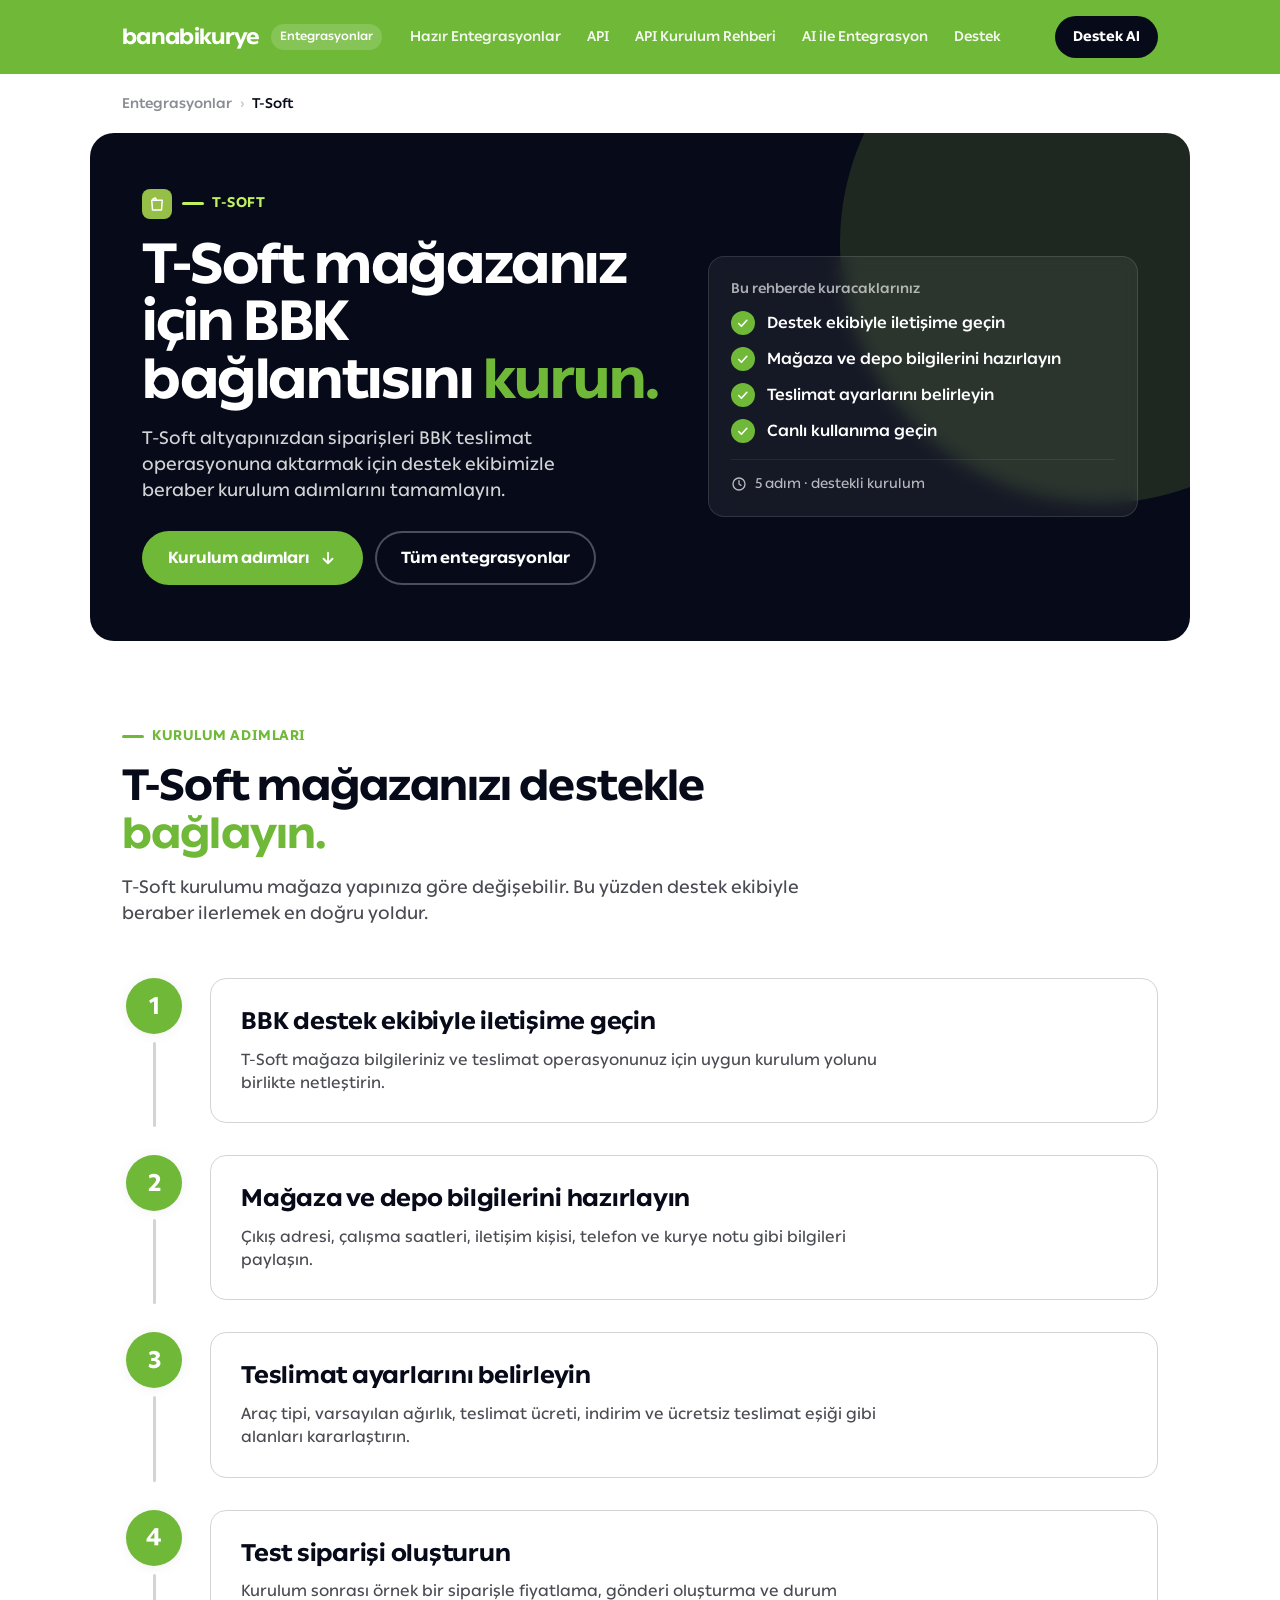
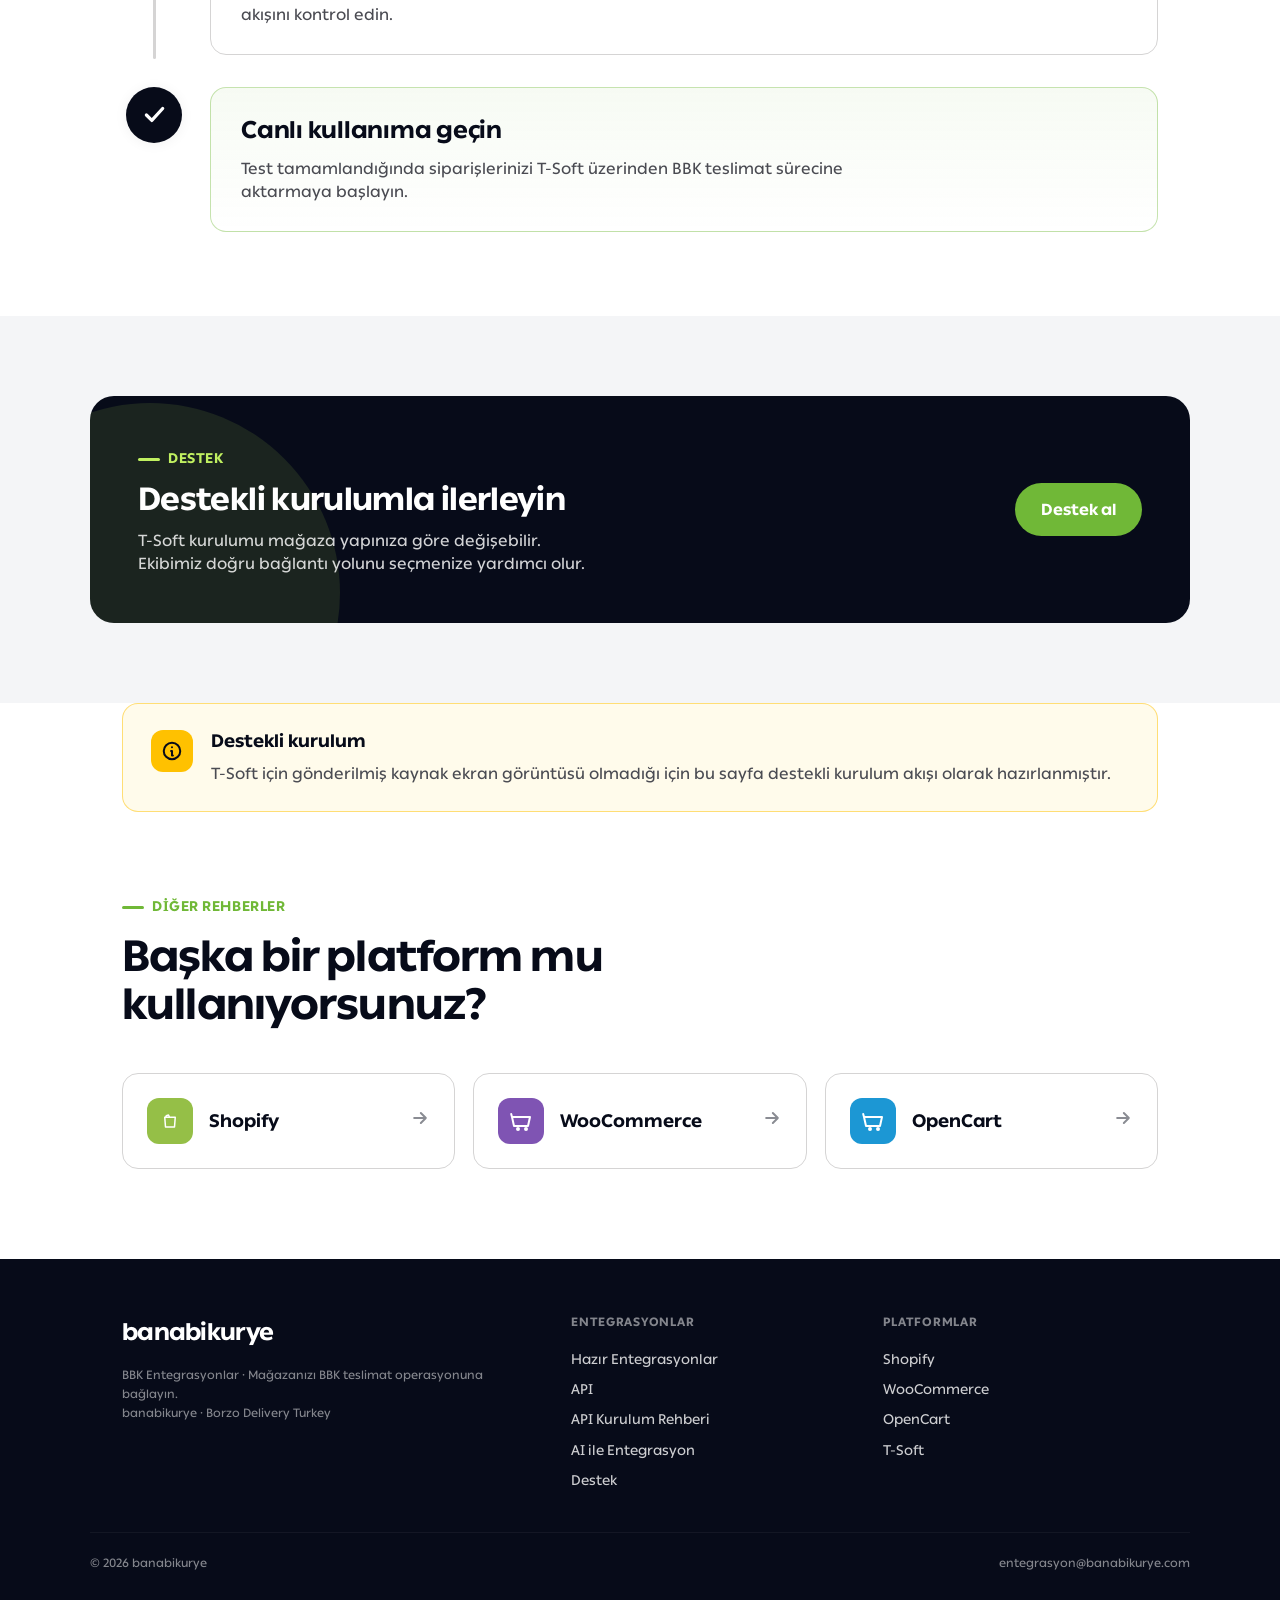
<file: t-soft.html>
<!doctype html>
<html lang="tr">
<head>
  <meta charset="UTF-8" />
  <meta name="viewport" content="width=device-width, initial-scale=1.0" />
  <title>T-Soft Kurulum Rehberi | BBK Entegrasyonlar</title>
  <meta name="description" content="T-Soft mağazanızı BBK ile bağlamak için kurulum rehberi." />
  <link rel="stylesheet" href="styles.css" />
</head>
<body>
<header class="bar">
  <div class="wrap">
    <a class="brand" href="index.html" data-screen-label="Brand">
      <span class="word">banabikurye</span>
      <span class="sub">Entegrasyonlar</span>
    </a>
    <nav>
      <a href="index.html#ready-integrations">Hazır Entegrasyonlar</a>
      <a href="index.html#api">API</a>
      <a href="api-kurulum-rehberi.html">API Kurulum Rehberi</a>
      <a href="ai-entegrasyon.html">AI ile Entegrasyon</a>
      <a href="index.html#support">Destek</a>
    </nav>
    <a class="btn btn-ink btn-sm" href="index.html#support">Destek Al</a>
  </div>
</header>
<div class="crumb">
  <div class="wrap">
    <a href="index.html">Entegrasyonlar</a>
    <span class="sep">›</span>
    <span class="here">T-Soft</span>
  </div>
</div>
<div class="hero" data-screen-label="Hero">
  <div class="hero-card">
    <div class="hero-blob"></div>
    <div class="hero-l">
      <span class="hero-eyebrow">
        <span class="lt"><svg width="18" height="18" viewBox="0 0 24 24" fill="none"><path d="M6 7l1-2 3-1 1 2M5 7h14l-1 13H6L5 7z" stroke="#fff" stroke-width="2" stroke-linejoin="round" stroke-linecap="round"></path></svg></span>
        <span class="eyebrow on-dark">T-Soft</span>
      </span>
      <h1>T-Soft mağazanız için BBK bağlantısını <span class="accent">kurun.</span></h1>
      <p class="lead">T-Soft altyapınızdan siparişleri BBK teslimat operasyonuna aktarmak için destek ekibimizle beraber kurulum adımlarını tamamlayın.</p>
      <div class="hero-cta">
        <a class="btn btn-primary" href="#steps">Kurulum adımları <svg viewBox="0 0 24 24" fill="none"><path d="M12 5v14M6 13l6 6 6-6" stroke="currentColor" stroke-width="2.4" stroke-linecap="round" stroke-linejoin="round"></path></svg></a>
        <a class="btn btn-ghost" href="index.html">Tüm entegrasyonlar</a>
      </div>
    </div>
    <div class="hero-r">
      <div class="ttl">Bu rehberde kuracaklarınız</div>
      <ul>
        <li><span class="ck"><svg width="13" height="13" viewBox="0 0 24 24" fill="none"><path d="M5 12l5 5L20 6" stroke="#fff" stroke-width="3" stroke-linecap="round" stroke-linejoin="round"></path></svg></span>Destek ekibiyle iletişime geçin</li>
        <li><span class="ck"><svg width="13" height="13" viewBox="0 0 24 24" fill="none"><path d="M5 12l5 5L20 6" stroke="#fff" stroke-width="3" stroke-linecap="round" stroke-linejoin="round"></path></svg></span>Mağaza ve depo bilgilerini hazırlayın</li>
        <li><span class="ck"><svg width="13" height="13" viewBox="0 0 24 24" fill="none"><path d="M5 12l5 5L20 6" stroke="#fff" stroke-width="3" stroke-linecap="round" stroke-linejoin="round"></path></svg></span>Teslimat ayarlarını belirleyin</li>
        <li><span class="ck"><svg width="13" height="13" viewBox="0 0 24 24" fill="none"><path d="M5 12l5 5L20 6" stroke="#fff" stroke-width="3" stroke-linecap="round" stroke-linejoin="round"></path></svg></span>Canlı kullanıma geçin</li>
      </ul>
      <div class="time">
        <svg width="16" height="16" viewBox="0 0 24 24" fill="none"><circle cx="12" cy="12" r="9" stroke="currentColor" stroke-width="2"></circle><path d="M12 7v5l3 2" stroke="currentColor" stroke-width="2" stroke-linecap="round" stroke-linejoin="round"></path></svg>
        5 adım · destekli kurulum
      </div>
    </div>
  </div>
</div>
<section id="steps" data-screen-label="Kurulum adımları">
  <div class="wrap">
    <div class="sec-head">
      <span class="eyebrow">Kurulum Adımları</span>
      <h2>T-Soft mağazanızı destekle <span class="accent">bağlayın.</span></h2>
      <p>T-Soft kurulumu mağaza yapınıza göre değişebilir. Bu yüzden destek ekibiyle beraber ilerlemek en doğru yoldur.</p>
    </div>
    <div class="timeline">
      <div class="step">
        <div class="rail"><div class="num">1</div><div class="line"></div></div>
        <div class="body">
          <h3>BBK destek ekibiyle iletişime geçin</h3>
          <p class="desc">T-Soft mağaza bilgileriniz ve teslimat operasyonunuz için uygun kurulum yolunu birlikte netleştirin.</p>
          
          
        </div>
      </div>

      <div class="step">
        <div class="rail"><div class="num">2</div><div class="line"></div></div>
        <div class="body">
          <h3>Mağaza ve depo bilgilerini hazırlayın</h3>
          <p class="desc">Çıkış adresi, çalışma saatleri, iletişim kişisi, telefon ve kurye notu gibi bilgileri paylaşın.</p>
          
          
        </div>
      </div>

      <div class="step">
        <div class="rail"><div class="num">3</div><div class="line"></div></div>
        <div class="body">
          <h3>Teslimat ayarlarını belirleyin</h3>
          <p class="desc">Araç tipi, varsayılan ağırlık, teslimat ücreti, indirim ve ücretsiz teslimat eşiği gibi alanları kararlaştırın.</p>
          
          
        </div>
      </div>

      <div class="step">
        <div class="rail"><div class="num">4</div><div class="line"></div></div>
        <div class="body">
          <h3>Test siparişi oluşturun</h3>
          <p class="desc">Kurulum sonrası örnek bir siparişle fiyatlama, gönderi oluşturma ve durum akışını kontrol edin.</p>
          
          
        </div>
      </div>

      <div class="step done">
        <div class="rail"><div class="num"><svg width="26" height="26" viewBox="0 0 24 24" fill="none"><path d="M5 12l5 5L20 6" stroke="#fff" stroke-width="3" stroke-linecap="round" stroke-linejoin="round"></path></svg></div><div class="line"></div></div>
        <div class="body">
          <h3>Canlı kullanıma geçin</h3>
          <p class="desc">Test tamamlandığında siparişlerinizi T-Soft üzerinden BBK teslimat sürecine aktarmaya başlayın.</p>
          
          
        </div>
      </div>
    </div>
  </div>
</section>
<section class="app" data-screen-label="Destek">
  <div class="wrap">
    <div class="blob"></div>
    <div class="l">
      <span class="eyebrow on-dark">Destek</span>
      <h2>Destekli kurulumla ilerleyin</h2>
      <p>T-Soft kurulumu mağaza yapınıza göre değişebilir. Ekibimiz doğru bağlantı yolunu seçmenize yardımcı olur.</p>
    </div>
    <div class="app-actions">
      <a class="btn btn-primary" href="mailto:entegrasyon@banabikurye.com">Destek al </a>
    </div>
  </div>
</section>
<section class="note" style="padding-block: 0 80px;" data-screen-label="Not">
  <div class="wrap">
    <div class="ic"><svg width="22" height="22" viewBox="0 0 24 24" fill="none"><path d="M12 8h.01M11 12h1v5h1" stroke="#070B19" stroke-width="2.2" stroke-linecap="round" stroke-linejoin="round"></path><circle cx="12" cy="12" r="9" stroke="#070B19" stroke-width="2.2"></circle></svg></div>
    <div>
      <h4>Destekli kurulum</h4>
      <p>T-Soft için gönderilmiş kaynak ekran görüntüsü olmadığı için bu sayfa destekli kurulum akışı olarak hazırlanmıştır.</p>
    </div>
  </div>
</section>
<section style="padding-block: 0 90px;" data-screen-label="Diğer rehberler">
  <div class="wrap">
    <div class="sec-head">
      <span class="eyebrow">Diğer Rehberler</span>
      <h2>Başka bir platform mu kullanıyorsunuz?</h2>
    </div>
    <div class="guides">
      <a class="gcard" href="shopify.html">
        <span class="tile" style="background:#95BF47;"><svg width="18" height="18" viewBox="0 0 24 24" fill="none"><path d="M6 7l1-2 3-1 1 2M5 7h14l-1 13H6L5 7z" stroke="#fff" stroke-width="2" stroke-linejoin="round" stroke-linecap="round"></path></svg></span>
        <span class="nm">Shopify</span>
        <span class="go"><svg width="20" height="20" viewBox="0 0 24 24" fill="none"><path d="M5 12h14M13 6l6 6-6 6" stroke="currentColor" stroke-width="2.4" stroke-linecap="round" stroke-linejoin="round"></path></svg></span>
      </a>
      <a class="gcard" href="woocommerce.html">
        <span class="tile" style="background:#7F54B3;"><svg width="24" height="24" viewBox="0 0 24 24" fill="none"><path d="M3 8h18l-2 9H5L3 8zM3 8l-.8-3M9 21a1 1 0 100-2 1 1 0 000 2zM17 21a1 1 0 100-2 1 1 0 000 2z" stroke="#fff" stroke-width="2" stroke-linecap="round" stroke-linejoin="round"></path></svg></span>
        <span class="nm">WooCommerce</span>
        <span class="go"><svg width="20" height="20" viewBox="0 0 24 24" fill="none"><path d="M5 12h14M13 6l6 6-6 6" stroke="currentColor" stroke-width="2.4" stroke-linecap="round" stroke-linejoin="round"></path></svg></span>
      </a>
      <a class="gcard" href="opencart.html">
        <span class="tile" style="background:#1C97D4;"><svg width="24" height="24" viewBox="0 0 24 24" fill="none"><path d="M3 8h18l-2 9H5L3 8zM3 8l-.8-3M9 21a1 1 0 100-2 1 1 0 000 2zM17 21a1 1 0 100-2 1 1 0 000 2z" stroke="#fff" stroke-width="2" stroke-linecap="round" stroke-linejoin="round"></path></svg></span>
        <span class="nm">OpenCart</span>
        <span class="go"><svg width="20" height="20" viewBox="0 0 24 24" fill="none"><path d="M5 12h14M13 6l6 6-6 6" stroke="currentColor" stroke-width="2.4" stroke-linecap="round" stroke-linejoin="round"></path></svg></span>
      </a>
    </div>
  </div>
</section>
<footer data-screen-label="Footer">
  <div class="wrap">
    <div>
      <div class="word">banabikurye</div>
      <div class="legal">
        BBK Entegrasyonlar · Mağazanızı BBK teslimat operasyonuna bağlayın.<br>
        banabikurye · Borzo Delivery Turkey
      </div>
    </div>
    <div class="fcol">
      <h4>Entegrasyonlar</h4>
      <a href="index.html#ready-integrations">Hazır Entegrasyonlar</a>
      <a href="index.html#api">API</a>
      <a href="api-kurulum-rehberi.html">API Kurulum Rehberi</a>
      <a href="ai-entegrasyon.html">AI ile Entegrasyon</a>
      <a href="index.html#support">Destek</a>
    </div>
    <div class="fcol">
      <h4>Platformlar</h4>
      <a href="shopify.html">Shopify</a>
      <a href="woocommerce.html">WooCommerce</a>
      <a href="opencart.html">OpenCart</a>
      <a href="t-soft.html">T-Soft</a>
    </div>
  </div>
  <div class="foot-base">
    <span>© 2026 banabikurye</span>
    <span>entegrasyon@banabikurye.com</span>
  </div>
</footer>
</body>
</html>
</file>
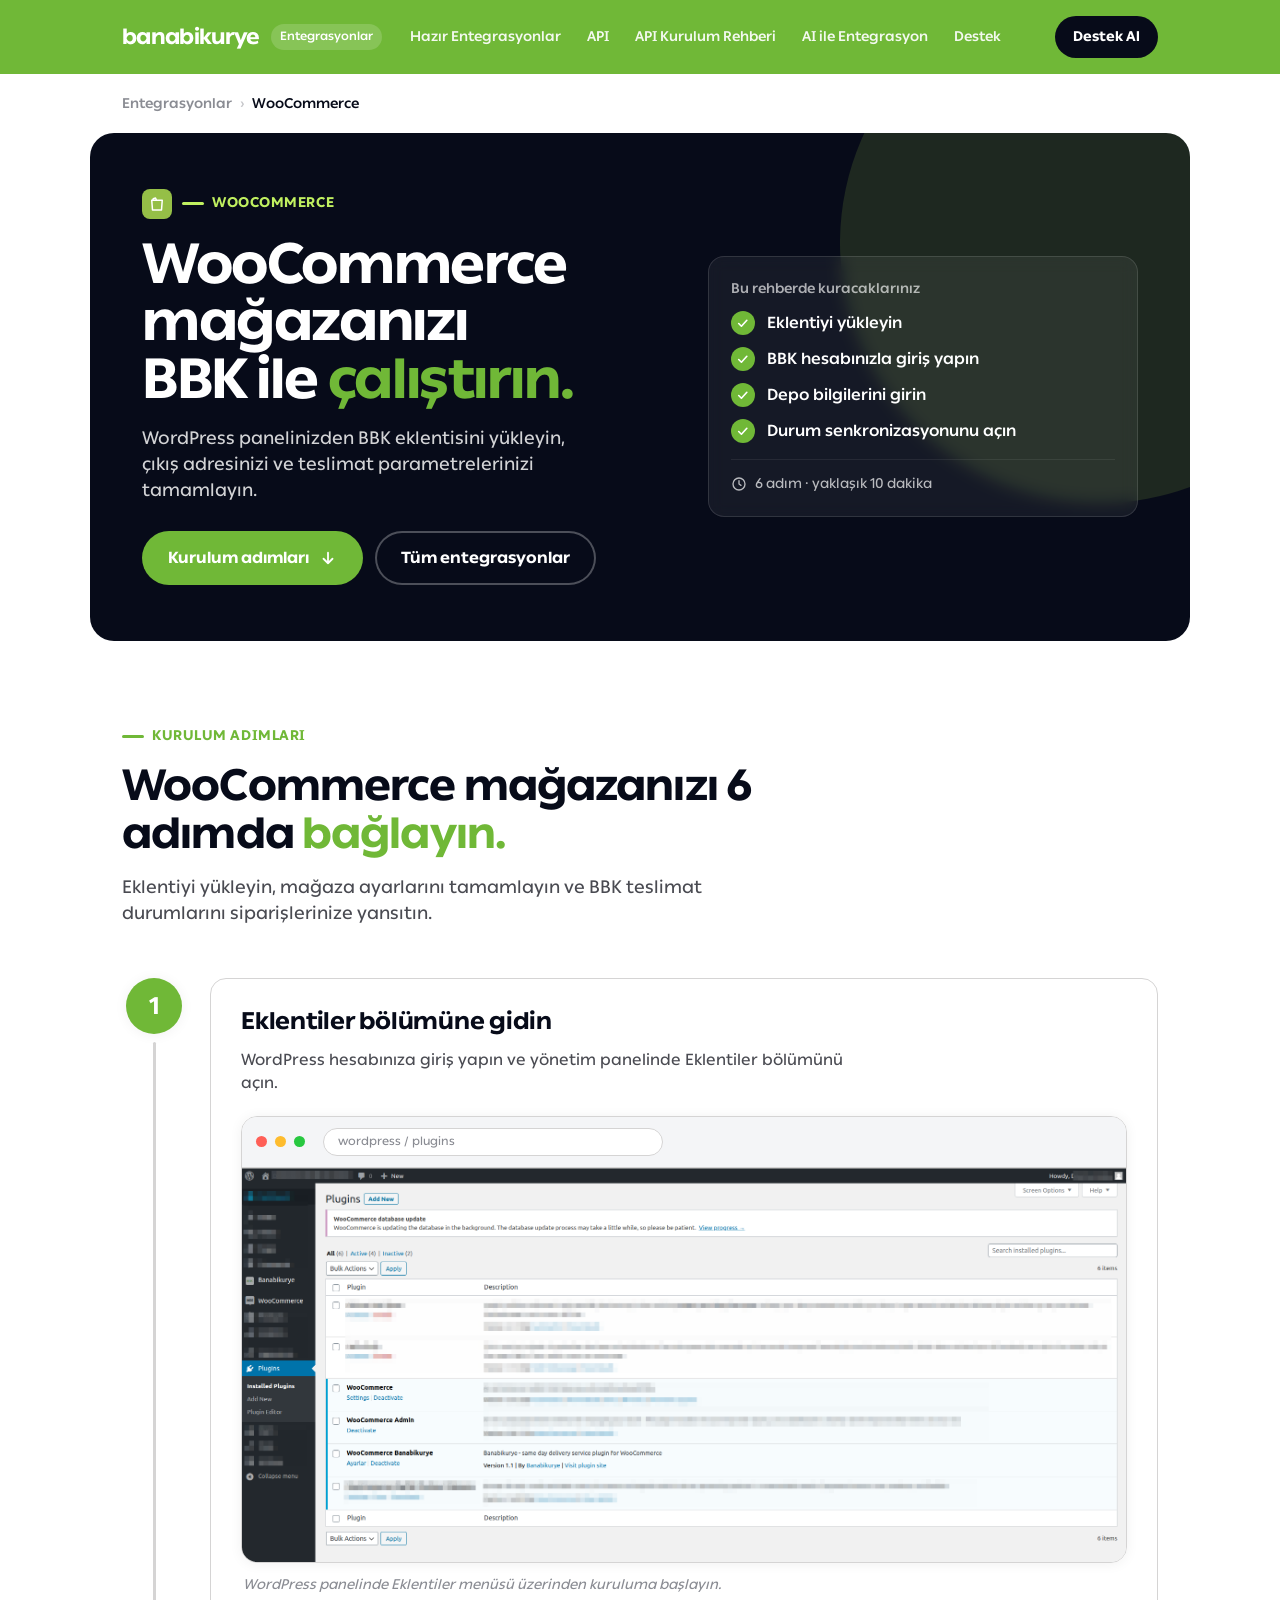
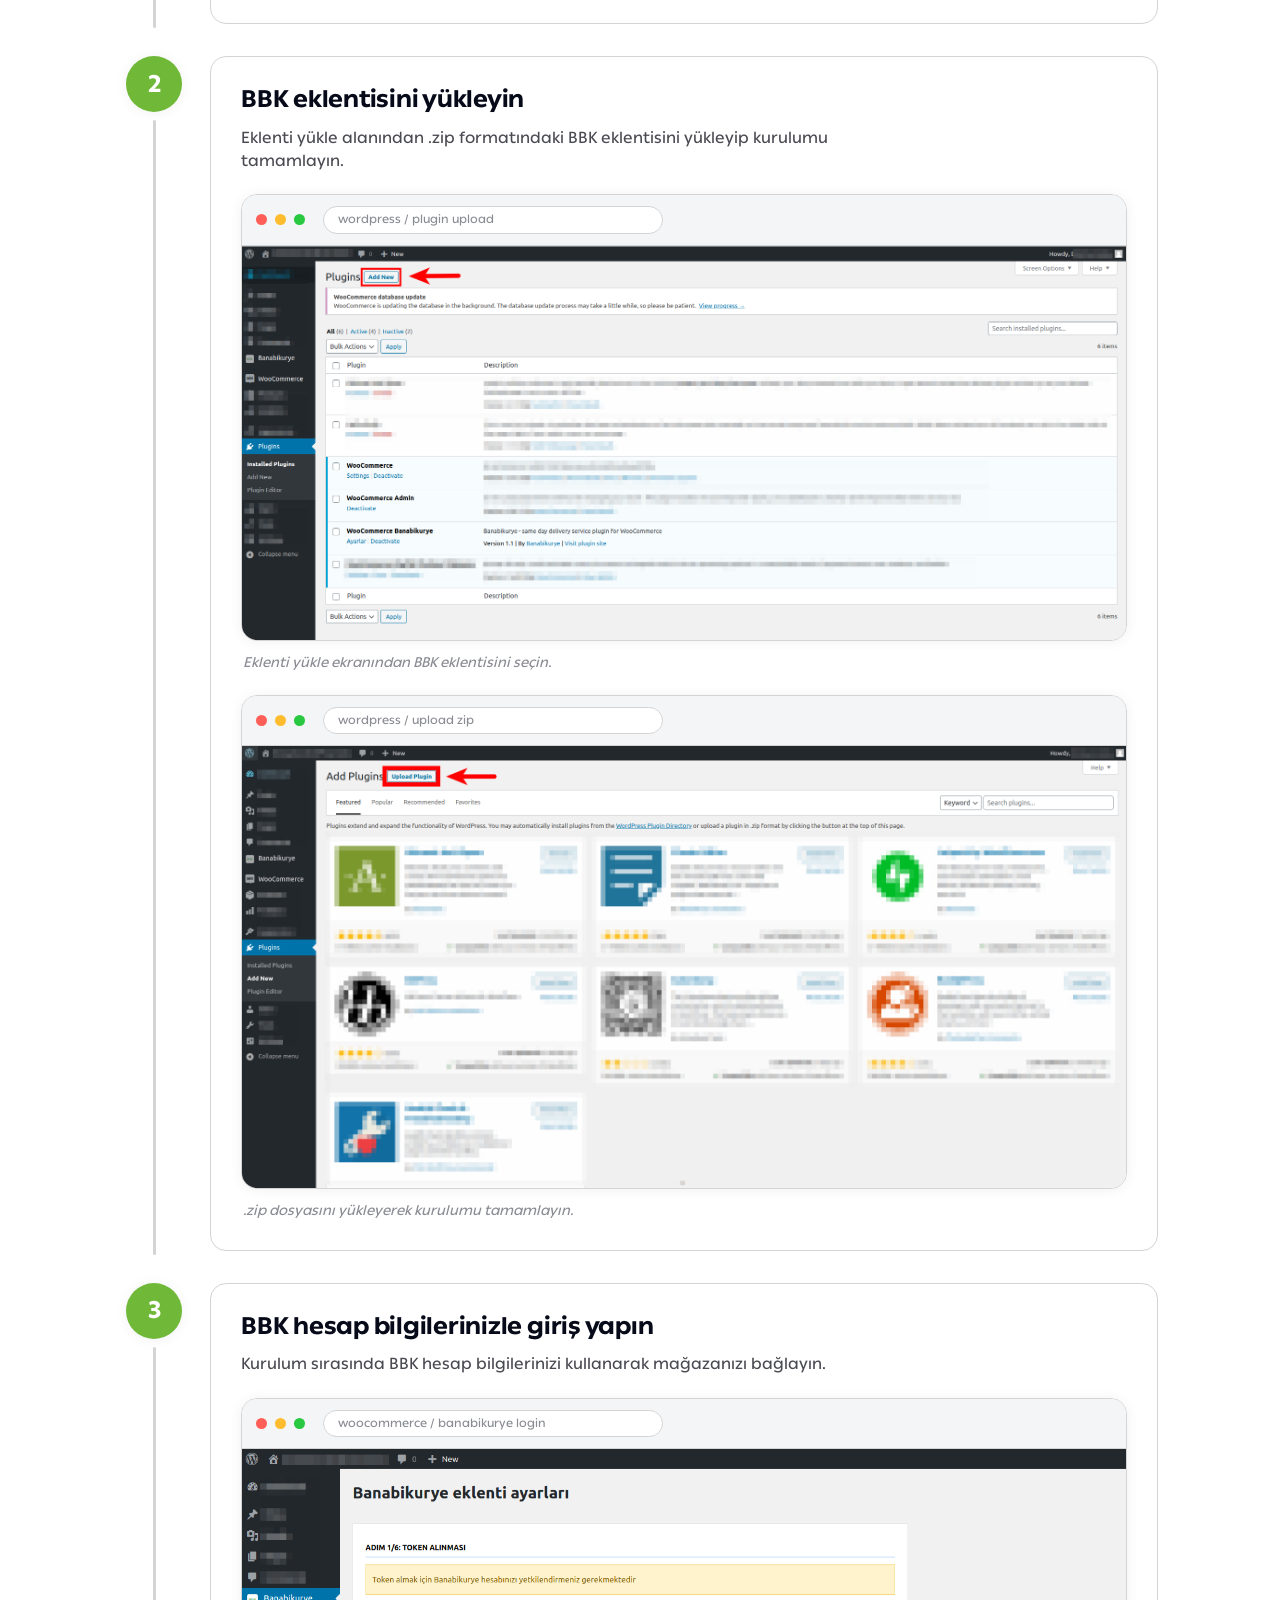
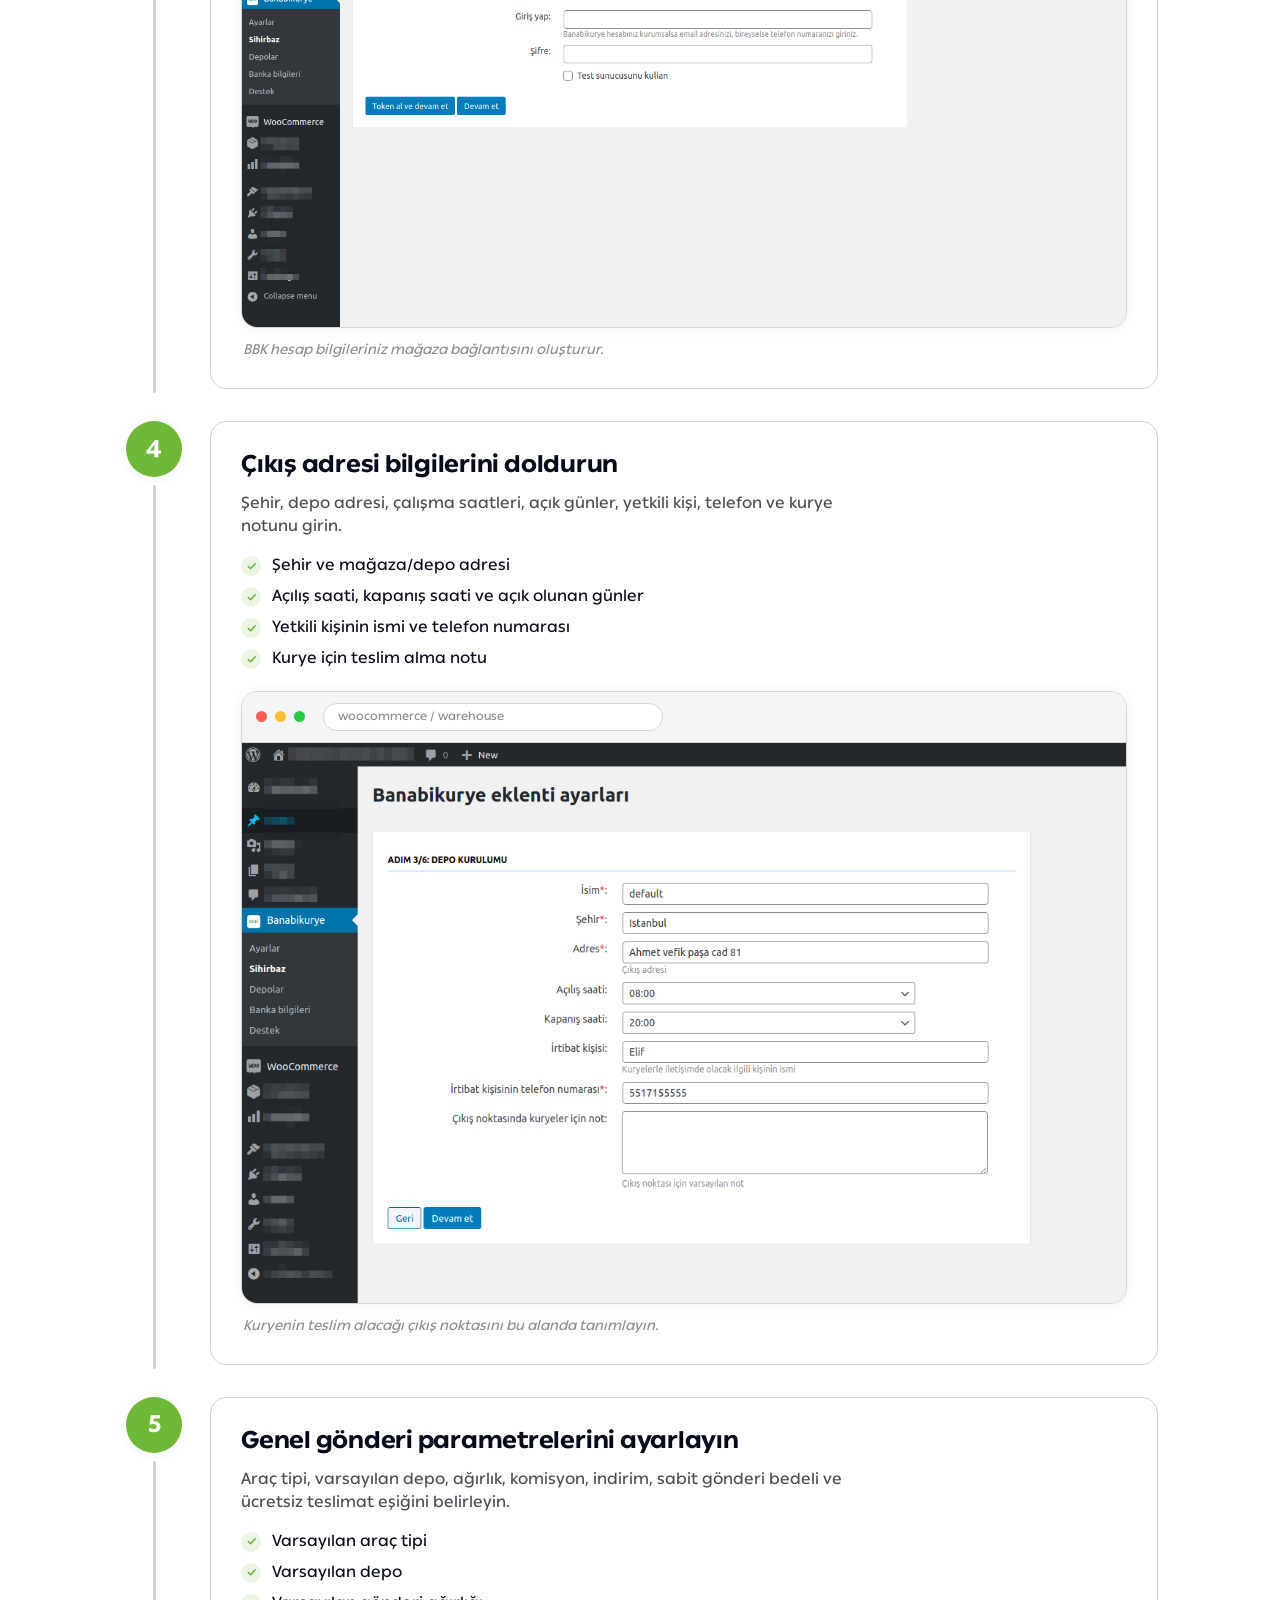
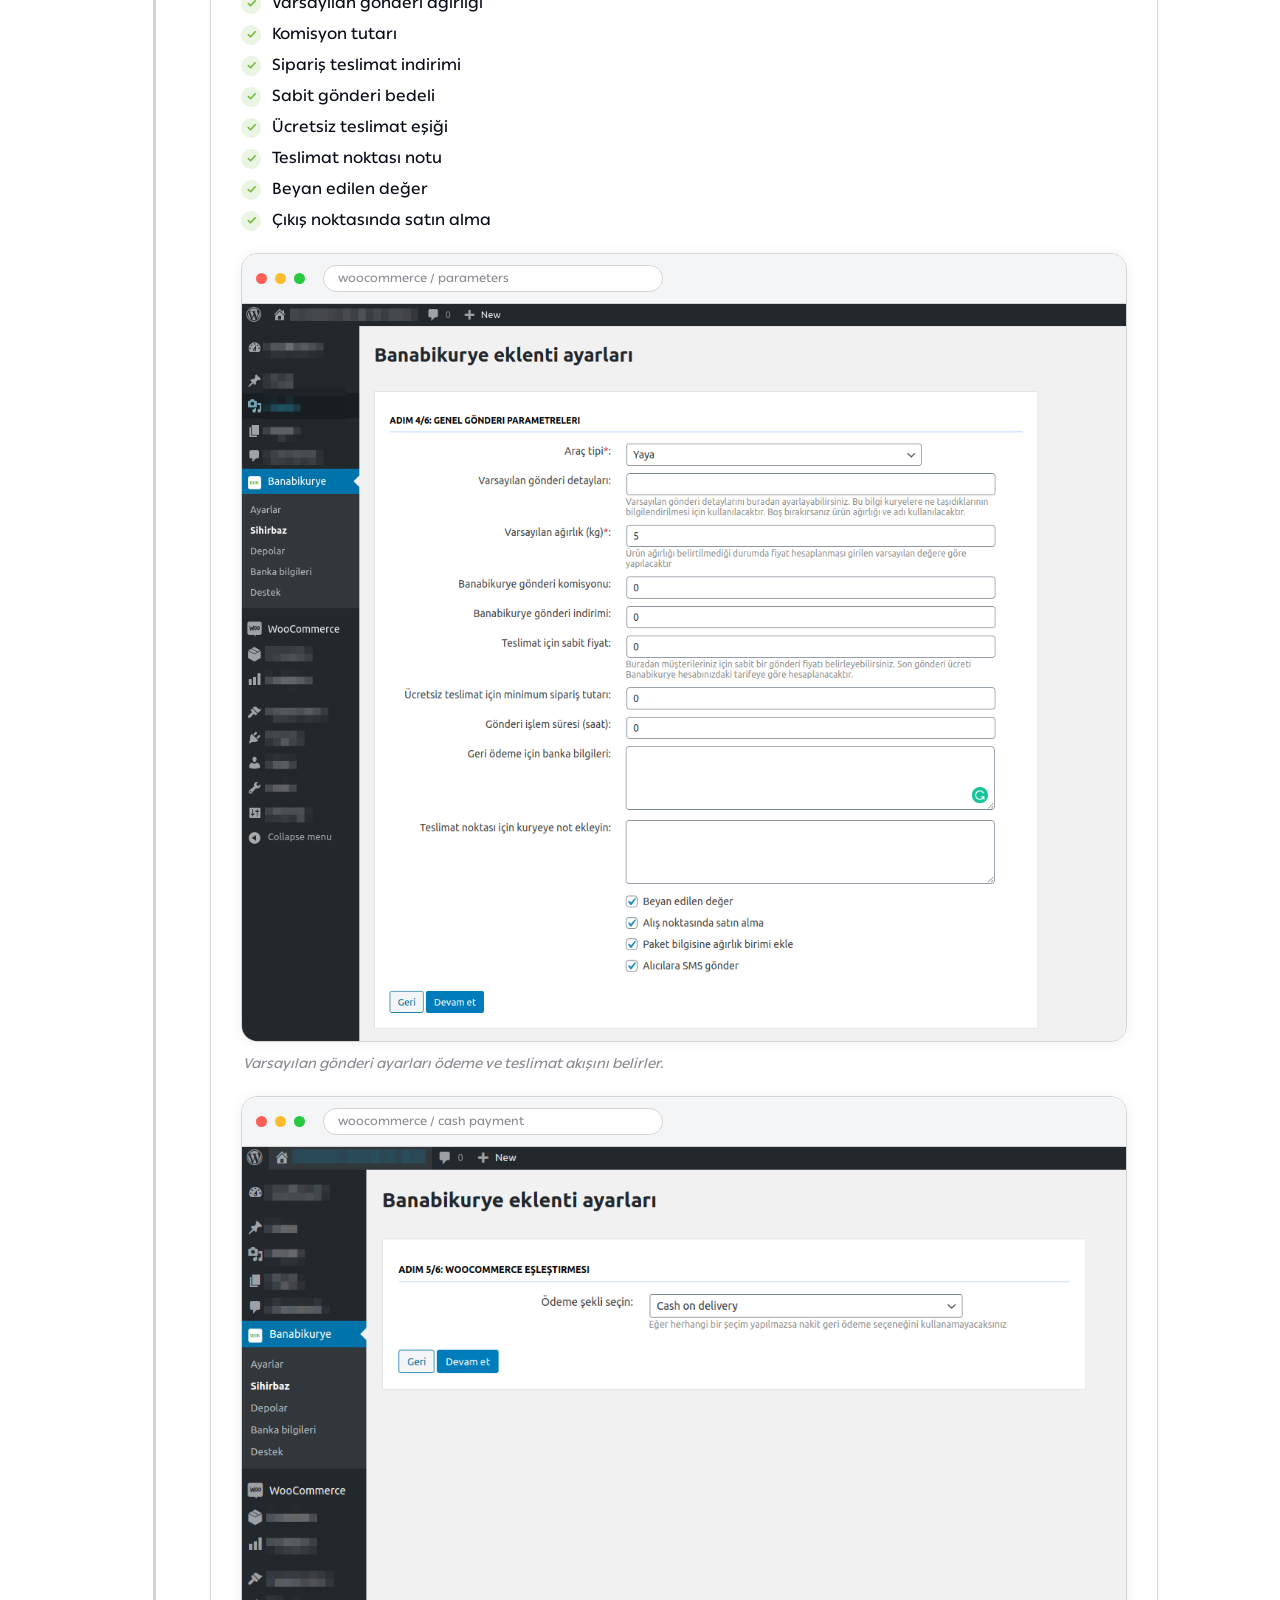
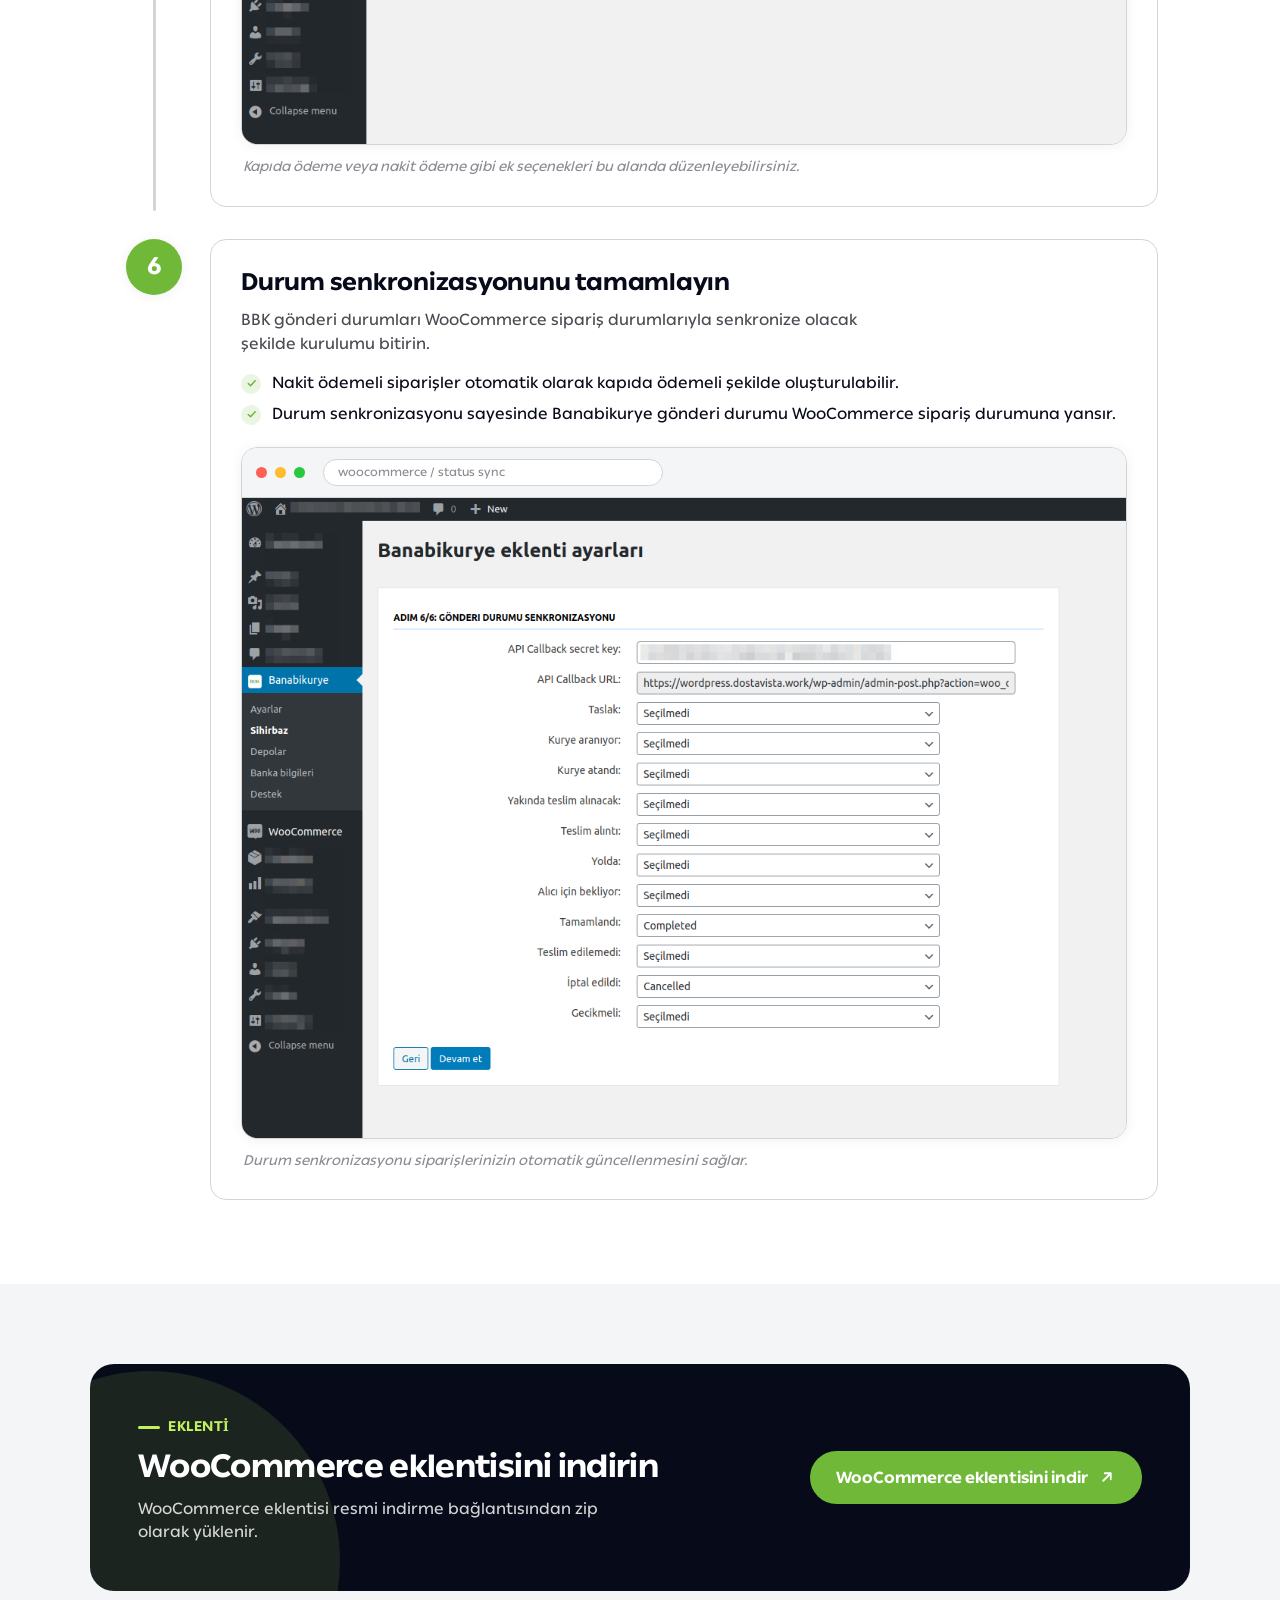
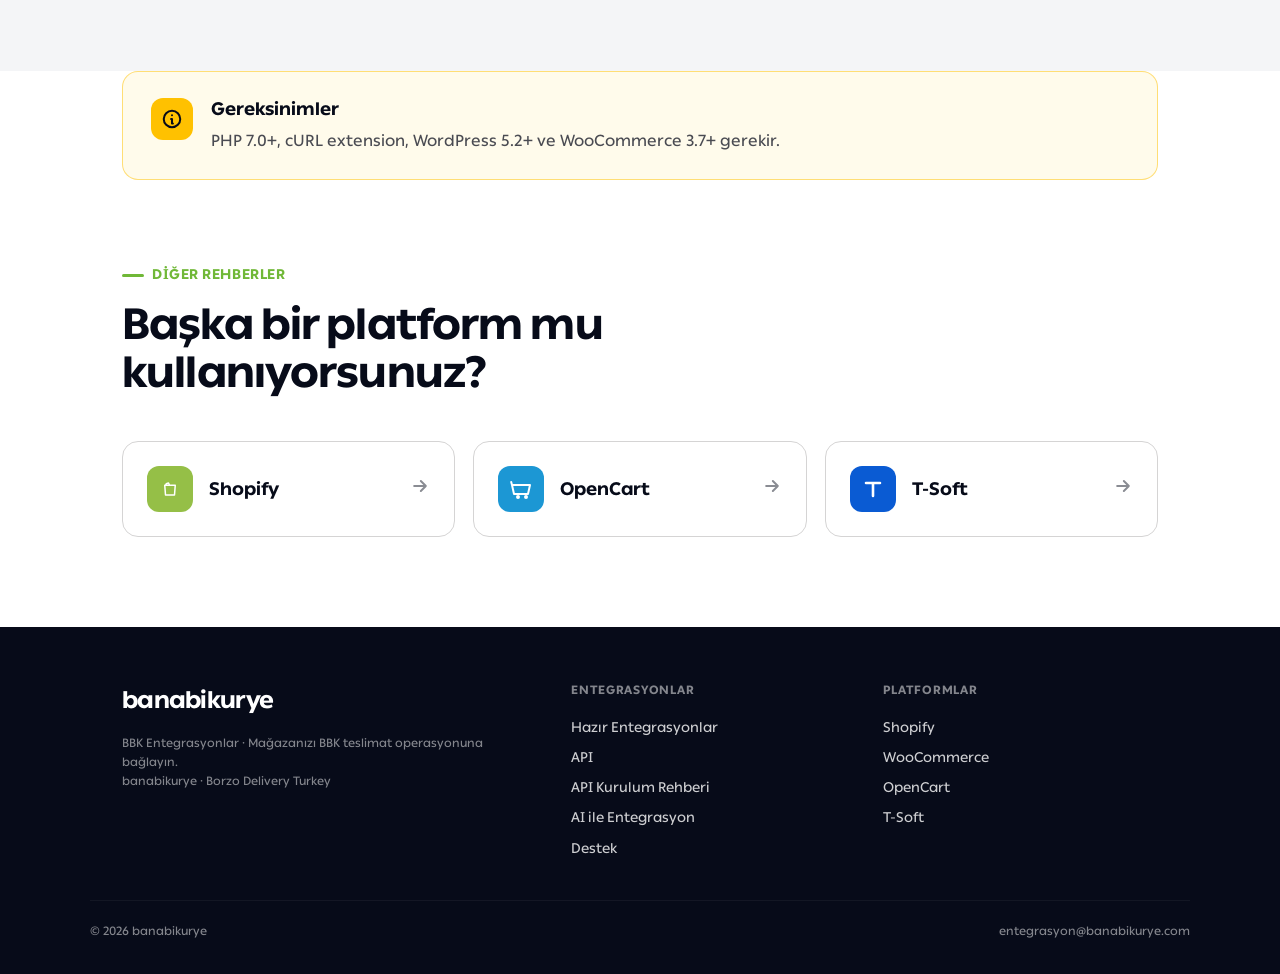
<file: woocommerce.html>
<!doctype html>
<html lang="tr">
<head>
  <meta charset="UTF-8" />
  <meta name="viewport" content="width=device-width, initial-scale=1.0" />
  <title>WooCommerce Kurulum Rehberi | BBK Entegrasyonlar</title>
  <meta name="description" content="WooCommerce mağazanızı BBK ile bağlamak için kurulum rehberi." />
  <link rel="stylesheet" href="styles.css" />
</head>
<body>
<header class="bar">
  <div class="wrap">
    <a class="brand" href="index.html" data-screen-label="Brand">
      <span class="word">banabikurye</span>
      <span class="sub">Entegrasyonlar</span>
    </a>
    <nav>
      <a href="index.html#ready-integrations">Hazır Entegrasyonlar</a>
      <a href="index.html#api">API</a>
      <a href="api-kurulum-rehberi.html">API Kurulum Rehberi</a>
      <a href="ai-entegrasyon.html">AI ile Entegrasyon</a>
      <a href="index.html#support">Destek</a>
    </nav>
    <a class="btn btn-ink btn-sm" href="index.html#support">Destek Al</a>
  </div>
</header>
<div class="crumb">
  <div class="wrap">
    <a href="index.html">Entegrasyonlar</a>
    <span class="sep">›</span>
    <span class="here">WooCommerce</span>
  </div>
</div>
<div class="hero" data-screen-label="Hero">
  <div class="hero-card">
    <div class="hero-blob"></div>
    <div class="hero-l">
      <span class="hero-eyebrow">
        <span class="lt"><svg width="18" height="18" viewBox="0 0 24 24" fill="none"><path d="M6 7l1-2 3-1 1 2M5 7h14l-1 13H6L5 7z" stroke="#fff" stroke-width="2" stroke-linejoin="round" stroke-linecap="round"></path></svg></span>
        <span class="eyebrow on-dark">WooCommerce</span>
      </span>
      <h1>WooCommerce mağazanızı BBK ile <span class="accent">çalıştırın.</span></h1>
      <p class="lead">WordPress panelinizden BBK eklentisini yükleyin, çıkış adresinizi ve teslimat parametrelerinizi tamamlayın.</p>
      <div class="hero-cta">
        <a class="btn btn-primary" href="#steps">Kurulum adımları <svg viewBox="0 0 24 24" fill="none"><path d="M12 5v14M6 13l6 6 6-6" stroke="currentColor" stroke-width="2.4" stroke-linecap="round" stroke-linejoin="round"></path></svg></a>
        <a class="btn btn-ghost" href="index.html">Tüm entegrasyonlar</a>
      </div>
    </div>
    <div class="hero-r">
      <div class="ttl">Bu rehberde kuracaklarınız</div>
      <ul>
        <li><span class="ck"><svg width="13" height="13" viewBox="0 0 24 24" fill="none"><path d="M5 12l5 5L20 6" stroke="#fff" stroke-width="3" stroke-linecap="round" stroke-linejoin="round"></path></svg></span>Eklentiyi yükleyin</li>
        <li><span class="ck"><svg width="13" height="13" viewBox="0 0 24 24" fill="none"><path d="M5 12l5 5L20 6" stroke="#fff" stroke-width="3" stroke-linecap="round" stroke-linejoin="round"></path></svg></span>BBK hesabınızla giriş yapın</li>
        <li><span class="ck"><svg width="13" height="13" viewBox="0 0 24 24" fill="none"><path d="M5 12l5 5L20 6" stroke="#fff" stroke-width="3" stroke-linecap="round" stroke-linejoin="round"></path></svg></span>Depo bilgilerini girin</li>
        <li><span class="ck"><svg width="13" height="13" viewBox="0 0 24 24" fill="none"><path d="M5 12l5 5L20 6" stroke="#fff" stroke-width="3" stroke-linecap="round" stroke-linejoin="round"></path></svg></span>Durum senkronizasyonunu açın</li>
      </ul>
      <div class="time">
        <svg width="16" height="16" viewBox="0 0 24 24" fill="none"><circle cx="12" cy="12" r="9" stroke="currentColor" stroke-width="2"></circle><path d="M12 7v5l3 2" stroke="currentColor" stroke-width="2" stroke-linecap="round" stroke-linejoin="round"></path></svg>
        6 adım · yaklaşık 10 dakika
      </div>
    </div>
  </div>
</div>
<section id="steps" data-screen-label="Kurulum adımları">
  <div class="wrap">
    <div class="sec-head">
      <span class="eyebrow">Kurulum Adımları</span>
      <h2>WooCommerce mağazanızı 6 adımda <span class="accent">bağlayın.</span></h2>
      <p>Eklentiyi yükleyin, mağaza ayarlarını tamamlayın ve BBK teslimat durumlarını siparişlerinize yansıtın.</p>
    </div>
    <div class="timeline">
      <div class="step">
        <div class="rail"><div class="num">1</div><div class="line"></div></div>
        <div class="body">
          <h3>Eklentiler bölümüne gidin</h3>
          <p class="desc">WordPress hesabınıza giriş yapın ve yönetim panelinde Eklentiler bölümünü açın.</p>
          
          <div class="shot">
            <div class="top"><i class="r"></i><i class="y"></i><i class="g"></i><span class="url">wordpress / plugins</span></div>
            <div class="img"><img src="assets/guides/woocommerce-01-plugins.png" alt="WordPress yönetim panelinde eklentiler menüsü" loading="lazy"></div>
          </div>
          <p class="cap">WordPress panelinde Eklentiler menüsü üzerinden kuruluma başlayın.</p>
        </div>
      </div>

      <div class="step">
        <div class="rail"><div class="num">2</div><div class="line"></div></div>
        <div class="body">
          <h3>BBK eklentisini yükleyin</h3>
          <p class="desc">Eklenti yükle alanından .zip formatındaki BBK eklentisini yükleyip kurulumu tamamlayın.</p>
          
          <div class="shot">
            <div class="top"><i class="r"></i><i class="y"></i><i class="g"></i><span class="url">wordpress / plugin upload</span></div>
            <div class="img"><img src="assets/guides/woocommerce-02-upload-plugin.png" alt="WordPress eklenti yükle butonu" loading="lazy"></div>
          </div>
          <p class="cap">Eklenti yükle ekranından BBK eklentisini seçin.</p>
          <div class="shot">
            <div class="top"><i class="r"></i><i class="y"></i><i class="g"></i><span class="url">wordpress / upload zip</span></div>
            <div class="img"><img src="assets/guides/woocommerce-03-install-zip.png" alt="WordPress zip formatında eklenti yükleme ekranı" loading="lazy"></div>
          </div>
          <p class="cap">.zip dosyasını yükleyerek kurulumu tamamlayın.</p>
        </div>
      </div>

      <div class="step">
        <div class="rail"><div class="num">3</div><div class="line"></div></div>
        <div class="body">
          <h3>BBK hesap bilgilerinizle giriş yapın</h3>
          <p class="desc">Kurulum sırasında BBK hesap bilgilerinizi kullanarak mağazanızı bağlayın.</p>
          
          <div class="shot">
            <div class="top"><i class="r"></i><i class="y"></i><i class="g"></i><span class="url">woocommerce / banabikurye login</span></div>
            <div class="img"><img src="assets/guides/woocommerce-04-login.png" alt="WooCommerce için Banabikurye hesap bilgileri ekranı" loading="lazy"></div>
          </div>
          <p class="cap">BBK hesap bilgileriniz mağaza bağlantısını oluşturur.</p>
        </div>
      </div>

      <div class="step">
        <div class="rail"><div class="num">4</div><div class="line"></div></div>
        <div class="body">
          <h3>Çıkış adresi bilgilerini doldurun</h3>
          <p class="desc">Şehir, depo adresi, çalışma saatleri, açık günler, yetkili kişi, telefon ve kurye notunu girin.</p>
          <ul class="checks">
            <li><span class="dot"><svg width="11" height="11" viewBox="0 0 24 24" fill="none"><path d="M5 12l5 5L20 6" stroke="#70B837" stroke-width="3.4" stroke-linecap="round" stroke-linejoin="round"></path></svg></span>Şehir ve mağaza/depo adresi</li>
            <li><span class="dot"><svg width="11" height="11" viewBox="0 0 24 24" fill="none"><path d="M5 12l5 5L20 6" stroke="#70B837" stroke-width="3.4" stroke-linecap="round" stroke-linejoin="round"></path></svg></span>Açılış saati, kapanış saati ve açık olunan günler</li>
            <li><span class="dot"><svg width="11" height="11" viewBox="0 0 24 24" fill="none"><path d="M5 12l5 5L20 6" stroke="#70B837" stroke-width="3.4" stroke-linecap="round" stroke-linejoin="round"></path></svg></span>Yetkili kişinin ismi ve telefon numarası</li>
            <li><span class="dot"><svg width="11" height="11" viewBox="0 0 24 24" fill="none"><path d="M5 12l5 5L20 6" stroke="#70B837" stroke-width="3.4" stroke-linecap="round" stroke-linejoin="round"></path></svg></span>Kurye için teslim alma notu</li>
          </ul>
          <div class="shot">
            <div class="top"><i class="r"></i><i class="y"></i><i class="g"></i><span class="url">woocommerce / warehouse</span></div>
            <div class="img"><img src="assets/guides/woocommerce-05-warehouse.png" alt="WooCommerce çıkış adresi ve depo bilgileri ekranı" loading="lazy"></div>
          </div>
          <p class="cap">Kuryenin teslim alacağı çıkış noktasını bu alanda tanımlayın.</p>
        </div>
      </div>

      <div class="step">
        <div class="rail"><div class="num">5</div><div class="line"></div></div>
        <div class="body">
          <h3>Genel gönderi parametrelerini ayarlayın</h3>
          <p class="desc">Araç tipi, varsayılan depo, ağırlık, komisyon, indirim, sabit gönderi bedeli ve ücretsiz teslimat eşiğini belirleyin.</p>
          <ul class="checks">
            <li><span class="dot"><svg width="11" height="11" viewBox="0 0 24 24" fill="none"><path d="M5 12l5 5L20 6" stroke="#70B837" stroke-width="3.4" stroke-linecap="round" stroke-linejoin="round"></path></svg></span>Varsayılan araç tipi</li>
            <li><span class="dot"><svg width="11" height="11" viewBox="0 0 24 24" fill="none"><path d="M5 12l5 5L20 6" stroke="#70B837" stroke-width="3.4" stroke-linecap="round" stroke-linejoin="round"></path></svg></span>Varsayılan depo</li>
            <li><span class="dot"><svg width="11" height="11" viewBox="0 0 24 24" fill="none"><path d="M5 12l5 5L20 6" stroke="#70B837" stroke-width="3.4" stroke-linecap="round" stroke-linejoin="round"></path></svg></span>Varsayılan gönderi ağırlığı</li>
            <li><span class="dot"><svg width="11" height="11" viewBox="0 0 24 24" fill="none"><path d="M5 12l5 5L20 6" stroke="#70B837" stroke-width="3.4" stroke-linecap="round" stroke-linejoin="round"></path></svg></span>Komisyon tutarı</li>
            <li><span class="dot"><svg width="11" height="11" viewBox="0 0 24 24" fill="none"><path d="M5 12l5 5L20 6" stroke="#70B837" stroke-width="3.4" stroke-linecap="round" stroke-linejoin="round"></path></svg></span>Sipariş teslimat indirimi</li>
            <li><span class="dot"><svg width="11" height="11" viewBox="0 0 24 24" fill="none"><path d="M5 12l5 5L20 6" stroke="#70B837" stroke-width="3.4" stroke-linecap="round" stroke-linejoin="round"></path></svg></span>Sabit gönderi bedeli</li>
            <li><span class="dot"><svg width="11" height="11" viewBox="0 0 24 24" fill="none"><path d="M5 12l5 5L20 6" stroke="#70B837" stroke-width="3.4" stroke-linecap="round" stroke-linejoin="round"></path></svg></span>Ücretsiz teslimat eşiği</li>
            <li><span class="dot"><svg width="11" height="11" viewBox="0 0 24 24" fill="none"><path d="M5 12l5 5L20 6" stroke="#70B837" stroke-width="3.4" stroke-linecap="round" stroke-linejoin="round"></path></svg></span>Teslimat noktası notu</li>
            <li><span class="dot"><svg width="11" height="11" viewBox="0 0 24 24" fill="none"><path d="M5 12l5 5L20 6" stroke="#70B837" stroke-width="3.4" stroke-linecap="round" stroke-linejoin="round"></path></svg></span>Beyan edilen değer</li>
            <li><span class="dot"><svg width="11" height="11" viewBox="0 0 24 24" fill="none"><path d="M5 12l5 5L20 6" stroke="#70B837" stroke-width="3.4" stroke-linecap="round" stroke-linejoin="round"></path></svg></span>Çıkış noktasında satın alma</li>
          </ul>
          <div class="shot">
            <div class="top"><i class="r"></i><i class="y"></i><i class="g"></i><span class="url">woocommerce / parameters</span></div>
            <div class="img"><img src="assets/guides/woocommerce-06-parameters.png" alt="WooCommerce genel gönderi parametreleri ekranı" loading="lazy"></div>
          </div>
          <p class="cap">Varsayılan gönderi ayarları ödeme ve teslimat akışını belirler.</p>
          <div class="shot">
            <div class="top"><i class="r"></i><i class="y"></i><i class="g"></i><span class="url">woocommerce / cash payment</span></div>
            <div class="img"><img src="assets/guides/woocommerce-07-cash-payment.png" alt="WooCommerce nakit ödeme seçeneği ekranı" loading="lazy"></div>
          </div>
          <p class="cap">Kapıda ödeme veya nakit ödeme gibi ek seçenekleri bu alanda düzenleyebilirsiniz.</p>
        </div>
      </div>

      <div class="step">
        <div class="rail"><div class="num">6</div><div class="line"></div></div>
        <div class="body">
          <h3>Durum senkronizasyonunu tamamlayın</h3>
          <p class="desc">BBK gönderi durumları WooCommerce sipariş durumlarıyla senkronize olacak şekilde kurulumu bitirin.</p>
          <ul class="checks">
            <li><span class="dot"><svg width="11" height="11" viewBox="0 0 24 24" fill="none"><path d="M5 12l5 5L20 6" stroke="#70B837" stroke-width="3.4" stroke-linecap="round" stroke-linejoin="round"></path></svg></span>Nakit ödemeli siparişler otomatik olarak kapıda ödemeli şekilde oluşturulabilir.</li>
            <li><span class="dot"><svg width="11" height="11" viewBox="0 0 24 24" fill="none"><path d="M5 12l5 5L20 6" stroke="#70B837" stroke-width="3.4" stroke-linecap="round" stroke-linejoin="round"></path></svg></span>Durum senkronizasyonu sayesinde Banabikurye gönderi durumu WooCommerce sipariş durumuna yansır.</li>
          </ul>
          <div class="shot">
            <div class="top"><i class="r"></i><i class="y"></i><i class="g"></i><span class="url">woocommerce / status sync</span></div>
            <div class="img"><img src="assets/guides/woocommerce-08-status-sync.png" alt="WooCommerce gönderi durumu senkronizasyon ekranı" loading="lazy"></div>
          </div>
          <p class="cap">Durum senkronizasyonu siparişlerinizin otomatik güncellenmesini sağlar.</p>
        </div>
      </div>
    </div>
  </div>
</section>
<section class="app" data-screen-label="Eklenti">
  <div class="wrap">
    <div class="blob"></div>
    <div class="l">
      <span class="eyebrow on-dark">Eklenti</span>
      <h2>WooCommerce eklentisini indirin</h2>
      <p>WooCommerce eklentisi resmi indirme bağlantısından zip olarak yüklenir.</p>
    </div>
    <div class="app-actions">
      <a class="btn btn-primary" href="https://wordpress.dostavista.work/download/woo-dostavista-tr.zip" target="_blank" rel="noreferrer">WooCommerce eklentisini indir <svg viewBox="0 0 24 24" fill="none"><path d="M7 17L17 7M9 7h8v8" stroke="currentColor" stroke-width="2.4" stroke-linecap="round" stroke-linejoin="round"></path></svg></a>
    </div>
  </div>
</section>
<section class="note" style="padding-block: 0 80px;" data-screen-label="Not">
  <div class="wrap">
    <div class="ic"><svg width="22" height="22" viewBox="0 0 24 24" fill="none"><path d="M12 8h.01M11 12h1v5h1" stroke="#070B19" stroke-width="2.2" stroke-linecap="round" stroke-linejoin="round"></path><circle cx="12" cy="12" r="9" stroke="#070B19" stroke-width="2.2"></circle></svg></div>
    <div>
      <h4>Gereksinimler</h4>
      <p>PHP 7.0+, cURL extension, WordPress 5.2+ ve WooCommerce 3.7+ gerekir.</p>
    </div>
  </div>
</section>
<section style="padding-block: 0 90px;" data-screen-label="Diğer rehberler">
  <div class="wrap">
    <div class="sec-head">
      <span class="eyebrow">Diğer Rehberler</span>
      <h2>Başka bir platform mu kullanıyorsunuz?</h2>
    </div>
    <div class="guides">
      <a class="gcard" href="shopify.html">
        <span class="tile" style="background:#95BF47;"><svg width="18" height="18" viewBox="0 0 24 24" fill="none"><path d="M6 7l1-2 3-1 1 2M5 7h14l-1 13H6L5 7z" stroke="#fff" stroke-width="2" stroke-linejoin="round" stroke-linecap="round"></path></svg></span>
        <span class="nm">Shopify</span>
        <span class="go"><svg width="20" height="20" viewBox="0 0 24 24" fill="none"><path d="M5 12h14M13 6l6 6-6 6" stroke="currentColor" stroke-width="2.4" stroke-linecap="round" stroke-linejoin="round"></path></svg></span>
      </a>
      <a class="gcard" href="opencart.html">
        <span class="tile" style="background:#1C97D4;"><svg width="24" height="24" viewBox="0 0 24 24" fill="none"><path d="M3 8h18l-2 9H5L3 8zM3 8l-.8-3M9 21a1 1 0 100-2 1 1 0 000 2zM17 21a1 1 0 100-2 1 1 0 000 2z" stroke="#fff" stroke-width="2" stroke-linecap="round" stroke-linejoin="round"></path></svg></span>
        <span class="nm">OpenCart</span>
        <span class="go"><svg width="20" height="20" viewBox="0 0 24 24" fill="none"><path d="M5 12h14M13 6l6 6-6 6" stroke="currentColor" stroke-width="2.4" stroke-linecap="round" stroke-linejoin="round"></path></svg></span>
      </a>
      <a class="gcard" href="t-soft.html">
        <span class="tile" style="background:#0A5BD3;"><svg width="24" height="24" viewBox="0 0 24 24" fill="none"><path d="M5 6h14M12 6v13" stroke="#fff" stroke-width="2.6" stroke-linecap="round"></path></svg></span>
        <span class="nm">T-Soft</span>
        <span class="go"><svg width="20" height="20" viewBox="0 0 24 24" fill="none"><path d="M5 12h14M13 6l6 6-6 6" stroke="currentColor" stroke-width="2.4" stroke-linecap="round" stroke-linejoin="round"></path></svg></span>
      </a>
    </div>
  </div>
</section>
<footer data-screen-label="Footer">
  <div class="wrap">
    <div>
      <div class="word">banabikurye</div>
      <div class="legal">
        BBK Entegrasyonlar · Mağazanızı BBK teslimat operasyonuna bağlayın.<br>
        banabikurye · Borzo Delivery Turkey
      </div>
    </div>
    <div class="fcol">
      <h4>Entegrasyonlar</h4>
      <a href="index.html#ready-integrations">Hazır Entegrasyonlar</a>
      <a href="index.html#api">API</a>
      <a href="api-kurulum-rehberi.html">API Kurulum Rehberi</a>
      <a href="ai-entegrasyon.html">AI ile Entegrasyon</a>
      <a href="index.html#support">Destek</a>
    </div>
    <div class="fcol">
      <h4>Platformlar</h4>
      <a href="shopify.html">Shopify</a>
      <a href="woocommerce.html">WooCommerce</a>
      <a href="opencart.html">OpenCart</a>
      <a href="t-soft.html">T-Soft</a>
    </div>
  </div>
  <div class="foot-base">
    <span>© 2026 banabikurye</span>
    <span>entegrasyon@banabikurye.com</span>
  </div>
</footer>
</body>
</html>
</file>
<file: styles.css>
/* banabikurye design tokens — colors, type, radius, shadow, spacing */
/* banabikurye — fonts
   Ping LCG is the brand display family. Files live in /fonts/. */

@font-face {
  font-family: 'Ping LCG';
  src: url("assets/fonts/ping-100.otf") format('opentype');
  font-weight: 100; font-style: normal; font-display: swap;
}
@font-face {
  font-family: 'Ping LCG';
  src: url("assets/fonts/ping-200.otf") format('opentype');
  font-weight: 200; font-style: normal; font-display: swap;
}
@font-face {
  font-family: 'Ping LCG';
  src: url("assets/fonts/ping-250.otf") format('opentype');
  font-weight: 250; font-style: normal; font-display: swap;
}
@font-face {
  font-family: 'Ping LCG';
  src: url("assets/fonts/ping-300.otf") format('opentype');
  font-weight: 300; font-style: normal; font-display: swap;
}
@font-face {
  font-family: 'Ping LCG';
  src: url("assets/fonts/ping-400.otf") format('opentype');
  font-weight: 400; font-style: normal; font-display: swap;
}
@font-face {
  font-family: 'Ping LCG';
  src: url("assets/fonts/ping-500.otf") format('opentype');
  font-weight: 500; font-style: normal; font-display: swap;
}
@font-face {
  font-family: 'Ping LCG';
  src: url("assets/fonts/ping-700.otf") format('opentype');
  font-weight: 700; font-style: normal; font-display: swap;
}
@font-face {
  font-family: 'Ping LCG';
  src: url("assets/fonts/ping-800.otf") format('opentype');
  font-weight: 800; font-style: normal; font-display: swap;
}
@font-face {
  font-family: 'Ping LCG';
  src: url("assets/fonts/ping-900.otf") format('opentype');
  font-weight: 900; font-style: normal; font-display: swap;
}


:root {
  /* ---------- Color: primary ---------- */
  --bb-green: #70B837;          /* #70B837 — main green (primary fill) */
  --bb-green-hover: #63A731;    /* darken 10% for hover */
  --bb-green-press: #548F2A;    /* darken 20% for press */
  --bb-green-dark: #315f18;     /* deep green — card backs, depth */
  --bb-green-mid: #5a982c;      /* mid green — illustration backs */
  --bb-lime: #C0F060;           /* approximate light lime — secondary chips */

  /* ---------- Color: combo neutrals ---------- */
  --bb-ink: #070B19;            /* near-black navy — body text, dark panels */
  --bb-charcoal: #2D2928;       /* warm black — secondary text */
  --bb-white: #FFFFFF;
  --bb-bg-soft: #F7F2E9;        /* paper — rarely used, from brand */
  --bb-stroke: #D5D4D4;         /* hairline borders */
  --bb-shadow-soft: #E8E8E8;    /* shadow tint */

  /* ---------- Color: accents / illustration ---------- */
  --bb-yellow: #FFC100;
  --bb-orange: #FF8700;
  --bb-red: #FF3800;
  --bb-pink: #FFC0E8;
  --bb-purple: #A62EFF;
  --bb-magenta: #FF0080;        /* hot pink — price-tag capsule */
  --bb-blue: #0048FF;           /* link blue */

  /* ---------- Semantic colors ---------- */
  --fg-1: var(--bb-ink);        /* primary text */
  --fg-2: #4A4B52;              /* secondary text */
  --fg-3: #8A8C93;              /* tertiary, captions */
  --fg-on-green: #FFFFFF;       /* text on primary green */
  --fg-link: var(--bb-blue);
  --bg-1: #FFFFFF;              /* page background */
  --bg-2: #F4F5F7;              /* muted surface */
  --bg-brand: var(--bb-green);
  --bg-contrast: var(--bb-ink);
  --border-1: var(--bb-stroke);
  --focus-ring: var(--bb-blue);

  /* ---------- Typography ---------- */
  --font-display: 'Ping LCG', ui-rounded, system-ui, -apple-system, 'Segoe UI', sans-serif;
  --font-body: 'Ping LCG', ui-rounded, system-ui, -apple-system, 'Segoe UI', sans-serif;
  --font-mono: ui-monospace, 'SFMono-Regular', Menlo, Consolas, monospace;

  --fw-regular: 400;
  --fw-medium: 500;
  --fw-bold: 700;
  --fw-heavy: 800;
  --fw-black: 900;

  /* Type scale — ratio-ish, rounded to whole px. Display is heavy (140/110/90). */
  --fs-xs: 12px;
  --fs-sm: 14px;
  --fs-md: 16px;
  --fs-lg: 18px;
  --fs-xl: 20px;
  --fs-2xl: 24px;
  --fs-3xl: 32px;
  --fs-4xl: 40px;
  --fs-5xl: 56px;
  --fs-6xl: 72px;
  --fs-7xl: 90px;
  --fs-8xl: 110px;
  --fs-9xl: 140px;

  /* Line heights */
  --lh-tight: 1.0;
  --lh-display: 1.1;
  --lh-heading: 1.3;
  --lh-body: 1.45;
  --lh-loose: 1.6;

  /* ---------- Spacing (4px base) ---------- */
  --sp-1: 4px;
  --sp-2: 8px;
  --sp-3: 12px;
  --sp-4: 16px;
  --sp-5: 24px;
  --sp-6: 32px;
  --sp-7: 40px;
  --sp-8: 48px;
  --sp-9: 64px;
  --sp-10: 96px;

  /* ---------- Radius ---------- */
  --r-xs: 6px;
  --r-sm: 10px;
  --r-md: 16px;     /* cards */
  --r-lg: 24px;     /* large cards, bottom sheets */
  --r-capsule: 27px; /* price-tag capsule (Figma: 26.87px) */
  --r-phone: 48px;
  --r-full: 9999px;
  --r-blob: 322px;  /* decorative giant rounded square */

  /* ---------- Shadow ---------- */
  --shadow-xs: 0 1px 2px rgba(7, 11, 25, 0.05);
  --shadow-sm: 0 1px 13px rgba(7, 11, 25, 0.06);     /* Figma capsule shadow */
  --shadow-md: 0 4px 20px rgba(7, 11, 25, 0.08);
  --shadow-lg: 0 12px 40px rgba(7, 11, 25, 0.12);
  --shadow-focus: 0 0 0 2px var(--bg-1), 0 0 0 4px var(--focus-ring);

  /* ---------- Motion ---------- */
  --ease-out: cubic-bezier(0.2, 0.7, 0.2, 1);
  --ease-spring: cubic-bezier(0.34, 1.56, 0.64, 1);
  --dur-snap: 160ms;
  --dur-base: 240ms;
  --dur-slow: 360ms;

  /* ---------- Brand rotations ---------- */
  --tilt-sticker: -7deg;   /* matrix(0.992, -0.124, ...) */
  --tilt-sticker-rev: 7deg;
}

/* ---------- Semantic element defaults ---------- */
html, body {
  font-family: var(--font-body);
  color: var(--fg-1);
  background: var(--bg-1);
  font-weight: var(--fw-medium);
  line-height: var(--lh-body);
  -webkit-font-smoothing: antialiased;
}

h1, .h1 {
  font-family: var(--font-display);
  font-weight: var(--fw-bold);
  font-size: var(--fs-7xl);
  line-height: var(--lh-display);
  letter-spacing: -0.01em;
  margin: 0;
}
h2, .h2 {
  font-family: var(--font-display);
  font-weight: var(--fw-bold);
  font-size: var(--fs-5xl);
  line-height: var(--lh-display);
  letter-spacing: -0.005em;
  margin: 0;
}
h3, .h3 {
  font-family: var(--font-display);
  font-weight: var(--fw-bold);
  font-size: var(--fs-3xl);
  line-height: var(--lh-heading);
  margin: 0;
}
h4, .h4 {
  font-family: var(--font-display);
  font-weight: var(--fw-bold);
  font-size: var(--fs-xl);
  line-height: var(--lh-heading);
  margin: 0;
}
p, .p {
  font-size: var(--fs-md);
  font-weight: var(--fw-medium);
  line-height: var(--lh-body);
  margin: 0;
}
small, .caption {
  font-size: var(--fs-sm);
  font-weight: var(--fw-medium);
  color: var(--fg-2);
}
a {
  color: var(--fg-link);
  text-decoration: underline;
  text-underline-offset: 2px;
}
code, .code {
  font-family: var(--font-mono);
  font-size: 0.92em;
  background: var(--bg-2);
  padding: 2px 6px;
  border-radius: var(--r-xs);
}

/* ---------- Brand utilities ---------- */
.bb-panel-green {
  background: var(--bb-green);
  color: var(--fg-on-green);
}
.bb-panel-dark {
  background: var(--bb-ink);
  color: var(--fg-on-green);
}
.bb-capsule {
  display: inline-flex;
  align-items: center;
  padding: 14px 22px;
  border-radius: var(--r-capsule);
  background: var(--bb-magenta);
  color: #fff;
  font-weight: var(--fw-bold);
  box-shadow: var(--shadow-sm);
}
.bb-capsule-tilt {
  transform: rotate(var(--tilt-sticker));
}
.bb-blob {
  position: absolute;
  width: 700px;
  height: 700px;
  border-radius: var(--r-blob);
  background: rgba(205, 206, 209, 0.9);
  mix-blend-mode: multiply;
  pointer-events: none;
}


  * { box-sizing: border-box; }
  html { scroll-behavior: smooth; }
  body { margin: 0; background: var(--bg-1); color: var(--fg-1); font-family: var(--font-body); -webkit-font-smoothing: antialiased; }
  a { color: inherit; text-decoration: none; }
  .wrap { max-width: 1100px; margin: 0 auto; padding-inline: 32px; }
  .accent { color: var(--bb-green); }

  .eyebrow { display: inline-flex; align-items: center; gap: 8px; font-size: var(--fs-sm); font-weight: var(--fw-heavy); letter-spacing: 0.04em; text-transform: uppercase; color: var(--bb-green); }
  .eyebrow::before { content: ""; width: 22px; height: 3px; border-radius: 2px; background: var(--bb-green); }
  .eyebrow.on-dark { color: var(--bb-lime); } .eyebrow.on-dark::before { background: var(--bb-lime); }

  .btn { display: inline-flex; align-items: center; gap: 10px; font-family: var(--font-body); font-weight: var(--fw-heavy); font-size: var(--fs-md); border: none; cursor: pointer; padding: 15px 26px; border-radius: var(--r-full); transition: transform var(--dur-snap) var(--ease-out), background var(--dur-snap) var(--ease-out), box-shadow var(--dur-snap) var(--ease-out); white-space: nowrap; }
  .btn svg { width: 18px; height: 18px; }
  .btn-primary { background: var(--bb-green); color: #fff; }
  .btn-primary:hover { background: var(--bb-green-hover); transform: translateY(-1px); }
  .btn-primary:active { transform: scale(.98); background: var(--bb-green-press); }
  .btn-ghost { background: transparent; color: #fff; box-shadow: inset 0 0 0 2px rgba(255,255,255,.28); }
  .btn-ghost:hover { box-shadow: inset 0 0 0 2px rgba(255,255,255,.6); transform: translateY(-1px); }
  .btn-ink { background: var(--bb-ink); color: #fff; }
  .btn-ink:hover { transform: translateY(-1px); }
  .btn-sm { padding: 11px 18px; font-size: var(--fs-sm); }

  /* Header */
  header.bar { position: sticky; top: 0; z-index: 50; background: var(--bb-green); color: #fff; }
  header.bar .wrap { display: flex; align-items: center; gap: 28px; padding-block: 16px; max-width: 1100px; }
  .brand { display: flex; align-items: center; gap: 11px; }
  .brand .word { font-weight: var(--fw-heavy); font-size: 22px; letter-spacing: -0.03em; line-height: 1; }
  .brand .sub { font-size: var(--fs-xs); font-weight: var(--fw-bold); background: rgba(255,255,255,.16); padding: 4px 9px; border-radius: var(--r-full); }
  header.bar nav { display: flex; gap: 26px; flex: 1; font-size: var(--fs-sm); font-weight: var(--fw-bold); }
  header.bar nav a { opacity: .92; transition: opacity var(--dur-snap); }
  header.bar nav a:hover { opacity: 1; }
  @media (max-width: 860px) { header.bar nav { display: none; } }

  /* Breadcrumb */
  .crumb { padding: 20px 32px 0; }
  .crumb .wrap { display: flex; align-items: center; gap: 8px; font-size: var(--fs-sm); font-weight: var(--fw-bold); color: var(--fg-3); }
  .crumb a:hover { color: var(--bb-green); }
  .crumb .sep { opacity: .5; }
  .crumb .here { color: var(--fg-1); }

  /* Hero */
  .hero { padding: 18px 32px 0; }
  .hero-card { max-width: 1100px; margin: 0 auto; background: var(--bb-ink); color: #fff; border-radius: var(--r-lg); overflow: hidden; position: relative; display: grid; grid-template-columns: 1.1fr .9fr; gap: 40px; padding: 56px 52px; align-items: center; }
  .hero-blob { position: absolute; width: 520px; height: 520px; border-radius: var(--r-blob); background: #95BF47; opacity: .16; right: -170px; top: -150px; transform: rotate(12deg); pointer-events: none; }
  .hero-l { position: relative; z-index: 2; }
  .hero-eyebrow { display: inline-flex; align-items: center; gap: 10px; }
  .hero-eyebrow .lt { width: 30px; height: 30px; border-radius: 8px; background: #95BF47; display: grid; place-items: center; }
  .hero h1 { font-family: var(--font-display); font-weight: var(--fw-heavy); font-size: clamp(36px, 4.4vw, var(--fs-6xl)); line-height: 1.02; letter-spacing: -0.025em; margin: 16px 0 0; text-wrap: balance; }
  .hero p.lead { font-size: var(--fs-lg); font-weight: var(--fw-medium); line-height: var(--lh-body); opacity: .82; margin: 18px 0 0; max-width: 460px; }
  .hero-cta { display: flex; gap: 12px; margin-top: 28px; flex-wrap: wrap; }

  /* Hero right — what you'll set up */
  .hero-r { position: relative; z-index: 2; background: rgba(255,255,255,.06); border: 1px solid rgba(255,255,255,.12); border-radius: var(--r-md); padding: 22px; backdrop-filter: blur(8px); }
  .hero-r .ttl { font-size: var(--fs-sm); font-weight: var(--fw-bold); opacity: .65; margin-bottom: 12px; }
  .hero-r ul { list-style: none; margin: 0; padding: 0; display: flex; flex-direction: column; gap: 12px; }
  .hero-r li { display: flex; align-items: center; gap: 12px; font-size: var(--fs-md); font-weight: var(--fw-bold); }
  .hero-r li .ck { width: 24px; height: 24px; border-radius: var(--r-full); background: var(--bb-green); display: grid; place-items: center; flex: none; }
  .hero-r .time { margin-top: 16px; padding-top: 14px; border-top: 1px solid rgba(255,255,255,.1); font-size: var(--fs-sm); font-weight: var(--fw-medium); opacity: .7; display: flex; align-items: center; gap: 8px; }

  @media (max-width: 820px) { .hero-card { grid-template-columns: 1fr; padding: 40px 28px; } }

  /* Steps */
  section { padding-block: 80px; }
  .sec-head { max-width: 680px; }
  .sec-head h2 { font-family: var(--font-display); font-weight: var(--fw-heavy); font-size: clamp(28px, 3.4vw, var(--fs-5xl)); line-height: var(--lh-display); letter-spacing: -0.02em; margin: 16px 0 0; }
  .sec-head p { font-size: var(--fs-lg); font-weight: var(--fw-medium); color: var(--fg-2); margin: 16px 0 0; }

  .timeline { margin-top: 52px; display: flex; flex-direction: column; gap: 28px; }
  .step { display: grid; grid-template-columns: 64px 1fr; gap: 24px; position: relative; }
  .step .rail { display: flex; flex-direction: column; align-items: center; }
  .step .num { width: 56px; height: 56px; border-radius: var(--r-full); background: var(--bb-green); color: #fff; display: grid; place-items: center; font-family: var(--font-display); font-weight: var(--fw-heavy); font-size: var(--fs-2xl); flex: none; box-shadow: var(--shadow-sm); z-index: 2; }
  .step .line { width: 3px; flex: 1; background: var(--border-1); margin-top: 8px; border-radius: 2px; }
  .step:last-child .line { display: none; }
  .step .body { background: #fff; border: 1px solid var(--border-1); border-radius: var(--r-md); padding: 28px 30px; margin-bottom: 4px; }
  .step h3 { font-family: var(--font-display); font-weight: var(--fw-heavy); font-size: var(--fs-2xl); line-height: 1.2; letter-spacing: -0.01em; margin: 0; }
  .step .desc { font-size: var(--fs-md); font-weight: var(--fw-medium); color: var(--fg-2); margin: 12px 0 0; line-height: var(--lh-body); max-width: 640px; }
  .step ul.checks { list-style: none; margin: 18px 0 0; padding: 0; display: grid; gap: 10px; }
  .step ul.checks li { display: flex; align-items: flex-start; gap: 11px; font-size: var(--fs-md); font-weight: var(--fw-medium); color: var(--fg-1); line-height: var(--lh-heading); }
  .step ul.checks li .dot { width: 20px; height: 20px; border-radius: var(--r-full); background: rgba(112,184,55,.14); display: grid; place-items: center; flex: none; margin-top: 1px; }

  /* Browser frame for screenshots */
  .shot { margin-top: 22px; border-radius: var(--r-md); overflow: hidden; border: 1px solid var(--border-1); box-shadow: var(--shadow-sm); }
  .shot .top { background: var(--bg-2); padding: 11px 14px; display: flex; align-items: center; gap: 8px; border-bottom: 1px solid var(--border-1); }
  .shot .top i { width: 11px; height: 11px; border-radius: var(--r-full); }
  .shot .top i.r { background: #FF5F57; } .shot .top i.y { background: #FEBC2E; } .shot .top i.g { background: #28C840; }
  .shot .top .url { margin-left: 10px; background: #fff; border: 1px solid var(--border-1); border-radius: var(--r-full); padding: 4px 14px; font-size: var(--fs-xs); font-weight: var(--fw-medium); color: var(--fg-3); flex: 1; max-width: 340px; }
  .shot .img { background: var(--bg-2); display: block; min-height: 160px; }
  .shot img { display: block; width: 100%; height: auto; }
  .cap { font-size: var(--fs-sm); font-weight: var(--fw-medium); color: var(--fg-3); margin: 12px 2px 0; font-style: italic; }

  .step.done .num { background: var(--bb-ink); }
  .step.done .body { background: linear-gradient(180deg, rgba(112,184,55,.06), rgba(112,184,55,0)); border-color: rgba(112,184,55,.4); }

  @media (max-width: 600px) { .step { grid-template-columns: 48px 1fr; gap: 14px; } .step .num { width: 44px; height: 44px; font-size: var(--fs-xl); } .step .body { padding: 22px 20px; } }

  /* App callout */
  .app { background: var(--bg-2); }
  .app .wrap { background: var(--bb-ink); color: #fff; border-radius: var(--r-lg); padding: 48px 48px; position: relative; overflow: hidden; display: grid; grid-template-columns: 1fr auto; gap: 32px; align-items: center; }
  .app .blob { position: absolute; width: 380px; height: 380px; border-radius: var(--r-blob); background: #95BF47; opacity: .14; left: -130px; bottom: -160px; }
  .app .l { position: relative; z-index: 2; }
  .app h2 { font-family: var(--font-display); font-weight: var(--fw-heavy); font-size: var(--fs-3xl); margin: 12px 0 0; letter-spacing: -0.02em; }
  .app p { font-size: var(--fs-md); font-weight: var(--fw-medium); opacity: .82; margin: 12px 0 0; max-width: 460px; }
  @media (max-width: 700px) { .app .wrap { grid-template-columns: 1fr; padding: 36px 26px; } }

  /* Note */
  .note .wrap { display: flex; gap: 18px; align-items: flex-start; background: #FFFBEB; border: 1px solid rgba(255,193,0,.5); border-radius: var(--r-md); padding: 26px 28px; max-width: 1036px; }
  .note .ic { width: 42px; height: 42px; border-radius: 12px; background: var(--bb-yellow); display: grid; place-items: center; flex: none; }
  .note h4 { font-family: var(--font-display); font-weight: var(--fw-heavy); font-size: var(--fs-lg); margin: 0; }
  .note p { font-size: var(--fs-md); font-weight: var(--fw-medium); color: var(--fg-2); margin: 8px 0 0; line-height: var(--lh-body); }

  /* Other guides */
  .guides { display: grid; grid-template-columns: repeat(3, 1fr); gap: 18px; margin-top: 44px; }
  @media (max-width: 760px) { .guides { grid-template-columns: 1fr; } }
  .gcard { background: #fff; border: 1px solid var(--border-1); border-radius: var(--r-md); padding: 24px 24px; display: flex; align-items: center; gap: 16px; transition: transform var(--dur-base) var(--ease-out), box-shadow var(--dur-base) var(--ease-out), border-color var(--dur-base); }
  .gcard:hover { transform: translateY(-3px); box-shadow: var(--shadow-md); border-color: transparent; }
  .gcard .tile { width: 46px; height: 46px; border-radius: 12px; display: grid; place-items: center; flex: none; }
  .gcard .nm { font-size: var(--fs-lg); font-weight: var(--fw-heavy); flex: 1; }
  .gcard .go { color: var(--fg-3); transition: transform var(--dur-snap), color var(--dur-snap); }
  .gcard:hover .go { color: var(--bb-green); transform: translateX(3px); }

  /* Footer */
  footer { background: var(--bb-ink); color: #fff; padding: 56px 32px 34px; }
  footer .wrap { display: grid; grid-template-columns: 1.5fr 1fr 1fr; gap: 36px; max-width: 1100px; }
  footer .word { font-weight: var(--fw-heavy); font-size: 24px; letter-spacing: -0.03em; }
  footer .legal { font-size: var(--fs-xs); font-weight: var(--fw-medium); opacity: .5; margin-top: 16px; line-height: 1.6; max-width: 420px; }
  footer .fcol h4 { font-size: var(--fs-xs); font-weight: var(--fw-heavy); text-transform: uppercase; letter-spacing: .06em; opacity: .5; margin: 0 0 14px; }
  footer .fcol a { display: block; font-size: var(--fs-sm); font-weight: var(--fw-medium); opacity: .8; padding: 5px 0; transition: opacity var(--dur-snap); }
  footer .fcol a:hover { opacity: 1; }
  .foot-base { max-width: 1100px; margin: 36px auto 0; padding-top: 22px; border-top: 1px solid rgba(255,255,255,.1); display: flex; justify-content: space-between; font-size: var(--fs-xs); font-weight: var(--fw-medium); opacity: .5; }
  @media (max-width: 740px) { footer .wrap { grid-template-columns: 1fr 1fr; } }

  .app-actions { position: relative; z-index: 2; display: flex; gap: 12px; flex-wrap: wrap; justify-content: flex-end; }
  .btn.btn-outline { background: #fff; color: var(--bb-ink); box-shadow: inset 0 0 0 2px rgba(7,11,25,.1); }
  .platform-logo { width: 54px; height: 54px; object-fit: contain; }
  @media (max-width: 700px) { .app-actions { justify-content: stretch; } .app-actions .btn { width: 100%; justify-content: center; } }

/* Home landing page */
.home-page {
  background: #fff;
  color: var(--bb-ink);
}
.home-page .home-wrap {
  width: min(100% - 64px, 868px);
  margin: 0 auto;
}
.home-page .home-bar {
  position: sticky;
  height: 54px;
  display: flex;
  align-items: center;
  background: #43c400;
}
.home-page .home-bar .wrap {
  max-width: 820px;
  width: min(100% - 64px, 820px);
  padding: 0;
  gap: 22px;
}
.home-page .home-bar .brand .word {
  font-size: 18px;
  letter-spacing: -0.035em;
}
.home-page .home-bar nav {
  gap: 25px;
  align-items: center;
  font-size: 12px;
  font-weight: var(--fw-heavy);
}
.home-page .home-bar nav a {
  color: #fff;
  opacity: 1;
}
.home-page .home-bar nav a.active {
  padding: 4px 10px;
  border-radius: var(--r-full);
  background: rgba(255,255,255,.22);
}
.home-page .home-bar .btn {
  margin-left: auto;
  padding: 11px 19px;
  font-size: 12px;
  background: #070B19;
}
.home-page main {
  overflow: hidden;
}
.home-hero {
  padding: 16px 0 58px;
}
.hero-panel {
  min-height: 412px;
  position: relative;
  display: grid;
  grid-template-columns: minmax(0, 1fr) 322px;
  gap: 42px;
  align-items: center;
  padding: 52px 41px;
  overflow: hidden;
  border-radius: 16px;
  background: #070B19;
  color: #fff;
}
.hero-green-shape {
  position: absolute;
  right: -112px;
  top: -178px;
  width: 388px;
  height: 388px;
  border-radius: 128px;
  background: #6eca2d;
  opacity: .18;
  transform: rotate(15deg);
}
.home-hero-copy,
.connection-card,
.api-copy,
.code-card,
.support-panel > div:not(.support-shape) {
  position: relative;
  z-index: 2;
}
.home-eyebrow {
  display: inline-flex;
  align-items: center;
  gap: 9px;
  font-size: 11px;
  font-weight: var(--fw-black);
  line-height: 1;
  letter-spacing: .07em;
  text-transform: uppercase;
  color: #B9F263;
}
.home-eyebrow::before {
  content: "";
  width: 16px;
  height: 3px;
  border-radius: 99px;
  background: currentColor;
}
.home-hero h1 {
  max-width: 440px;
  margin: 17px 0 0;
  font-size: 50px;
  line-height: 1.01;
  font-weight: var(--fw-bold);
  letter-spacing: -0.025em;
}
.home-hero h1 span,
.home-section-head h2 span {
  color: #43c400;
}
.home-hero p {
  max-width: 390px;
  margin-top: 20px;
  color: rgba(255,255,255,.78);
  font-size: 15px;
  line-height: 1.42;
}
.home-actions {
  display: flex;
  gap: 11px;
  margin-top: 26px;
  flex-wrap: wrap;
}
.home-page .btn-primary {
  background: #43c400;
}
.home-page .btn-primary:hover {
  background: #37a900;
}
.home-page .home-actions .btn {
  height: 38px;
  padding: 0 19px;
  font-size: 13px;
}
.home-page .home-actions .btn svg,
.home-page .api-copy .btn svg,
.home-page .support-action .btn svg {
  width: 15px;
  height: 15px;
}
.home-btn-outline {
  color: #fff;
  background: transparent;
  box-shadow: inset 0 0 0 2px rgba(255,255,255,.25);
}
.connection-card {
  align-self: center;
  width: 322px;
  padding: 16px;
  border: 1px solid rgba(255,255,255,.12);
  border-radius: 12px;
  background: rgba(255,255,255,.07);
  box-shadow: inset 0 1px 0 rgba(255,255,255,.06);
}
.connection-head {
  display: flex;
  align-items: center;
  justify-content: space-between;
  padding-bottom: 12px;
  color: rgba(255,255,255,.56);
  font-size: 11px;
  font-weight: var(--fw-bold);
}
.connection-head strong {
  padding: 4px 9px;
  border-radius: var(--r-full);
  background: #B9F263;
  color: var(--bb-ink);
  font-size: 10px;
  font-weight: var(--fw-black);
}
.connection-row {
  display: grid;
  grid-template-columns: 28px 1fr auto 10px;
  align-items: center;
  gap: 11px;
  min-height: 42px;
  border-top: 1px solid rgba(255,255,255,.07);
  color: #fff;
}
.connection-row b {
  font-size: 14px;
  font-weight: var(--fw-heavy);
}
.connection-row em {
  color: rgba(255,255,255,.48);
  font-size: 9px;
  font-style: normal;
  font-weight: var(--fw-bold);
}
.connection-row i {
  color: rgba(255,255,255,.45);
  font-style: normal;
  font-size: 17px;
}
.mini-icon {
  width: 40px;
  height: 40px;
  border-radius: 10px;
  display: grid;
  place-items: center;
  color: #fff;
  flex: none;
}
.connection-row .mini-icon {
  width: 28px;
  height: 28px;
  border-radius: 7px;
}
.mini-icon svg {
  width: 20px;
  height: 20px;
}
.connection-row .mini-icon svg {
  width: 16px;
  height: 16px;
}
.shopify-icon { background: #95BF47; }
.woo-icon { background: #7F54B3; }
.opencart-icon { background: #1C97D4; }
.tsoft-icon { background: #0A5BD3; }
.api-icon {
  background: #050812;
  color: #43c400;
  box-shadow: inset 0 0 0 1px rgba(255,255,255,.22);
}
.ready-section {
  padding: 8px 0 62px;
}
.home-section-head {
  max-width: 520px;
}
.home-section-head .home-eyebrow {
  color: #43c400;
}
.home-section-head h2 {
  margin-top: 16px;
  font-size: 38px;
  line-height: 1.04;
  letter-spacing: -0.025em;
  font-weight: var(--fw-bold);
}
.home-section-head p {
  max-width: 520px;
  margin-top: 17px;
  color: #60626d;
  font-size: 13px;
  line-height: 1.45;
}
.platform-grid {
  display: grid;
  grid-template-columns: repeat(4, minmax(0, 1fr));
  gap: 13px;
  margin-top: 36px;
}
.platform-card {
  min-height: 190px;
  display: flex;
  flex-direction: column;
  padding: 19px 18px 15px;
  border: 1px solid #D7D7DC;
  border-radius: 10px;
  background: #fff;
  color: var(--bb-ink);
}
.platform-card strong {
  margin-top: 15px;
  font-size: 15px;
  line-height: 1;
  font-weight: var(--fw-heavy);
  letter-spacing: -0.01em;
}
.platform-card p {
  margin-top: 13px;
  color: #646672;
  font-size: 11px;
  line-height: 1.45;
}
.card-footer {
  display: flex;
  align-items: center;
  justify-content: space-between;
  gap: 10px;
  margin-top: auto;
  padding-top: 18px;
  border-top: 1px solid #ECECF0;
  color: #43c400;
  font-size: 10px;
  font-weight: var(--fw-heavy);
}
.card-footer i {
  width: 22px;
  height: 22px;
  display: grid;
  place-items: center;
  border-radius: var(--r-full);
  background: #F0F1F3;
  color: var(--bb-ink);
  font-style: normal;
}
.api-section {
  padding: 64px 0;
  background: #F4F5F7;
}
.api-panel {
  min-height: 302px;
  position: relative;
  display: grid;
  grid-template-columns: 1fr 358px;
  gap: 46px;
  align-items: center;
  padding: 41px 38px;
  overflow: hidden;
  border-radius: 14px;
  background: #070B19;
  color: #fff;
}
.api-green-shape {
  position: absolute;
  left: -146px;
  bottom: -158px;
  width: 336px;
  height: 336px;
  border-radius: 90px;
  background: #145323;
  opacity: .55;
  transform: rotate(9deg);
}
.api-copy h2 {
  max-width: 350px;
  margin-top: 14px;
  font-size: 29px;
  line-height: 1.05;
  letter-spacing: -0.025em;
  font-weight: var(--fw-bold);
}
.api-copy p {
  max-width: 350px;
  margin: 17px 0 24px;
  color: rgba(255,255,255,.76);
  font-size: 14px;
  line-height: 1.42;
}
.home-page .api-copy .btn {
  height: 40px;
  padding: 0 18px;
  font-size: 13px;
}
.code-card {
  padding: 13px 17px 15px;
  border: 1px solid rgba(255,255,255,.11);
  border-radius: 10px;
  background: rgba(0,0,0,.35);
}
.code-top {
  display: flex;
  align-items: center;
  gap: 6px;
  margin-bottom: 14px;
  color: rgba(255,255,255,.48);
  font-size: 10px;
  font-weight: var(--fw-bold);
}
.code-top i {
  width: 8px;
  height: 8px;
  border-radius: var(--r-full);
  background: rgba(255,255,255,.25);
}
.code-top span {
  margin-left: 4px;
}
.endpoint {
  display: grid;
  grid-template-columns: 42px 1fr auto;
  gap: 10px;
  align-items: center;
  padding: 9px 0;
  color: rgba(255,255,255,.72);
  font-size: 11px;
}
.endpoint b {
  justify-self: start;
  min-width: 34px;
  padding: 3px 6px;
  border-radius: 4px;
  font-size: 9px;
  line-height: 1;
  font-weight: var(--fw-black);
  color: #fff;
}
.endpoint .post { background: #9D7B00; }
.endpoint .get { background: #4A8D1B; }
.endpoint .hook { background: #692184; }
.endpoint code {
  padding: 0;
  border-radius: 0;
  background: transparent;
  color: #fff;
  font-size: 12px;
}
.endpoint span {
  color: rgba(255,255,255,.52);
  font-size: 10px;
  white-space: nowrap;
}
.support-section {
  padding: 64px 0 64px;
}
.support-panel {
  min-height: 222px;
  position: relative;
  display: grid;
  grid-template-columns: 1fr auto;
  gap: 30px;
  align-items: center;
  padding: 44px 41px;
  overflow: hidden;
  border-radius: 16px;
  background: #43c400;
  color: #fff;
}
.support-shape {
  position: absolute;
  right: -34px;
  top: -58px;
  width: 292px;
  height: 292px;
  border-radius: 50%;
  background: rgba(255,255,255,.18);
  transform: none;
}
.support-panel .home-eyebrow {
  color: #fff;
}
.support-panel h2 {
  max-width: 570px;
  margin-top: 16px;
  font-size: 30px;
  line-height: 1.06;
  letter-spacing: -0.025em;
  font-weight: var(--fw-bold);
}
.support-panel p {
  max-width: 480px;
  margin-top: 15px;
  color: rgba(255,255,255,.86);
  font-size: 13px;
  line-height: 1.45;
}
.support-action {
  display: flex;
  flex-direction: column;
  align-items: center;
  gap: 12px;
  min-width: 190px;
}
.support-action .btn {
  padding: 12px 20px;
  font-size: 12px;
}
.support-action span {
  font-size: 12px;
  font-weight: var(--fw-bold);
  color: rgba(255,255,255,.82);
}
.home-footer {
  padding: 45px 0 30px;
  background: #070B19;
}
.home-footer .home-wrap {
  width: min(100% - 64px, 868px);
}
.footer-grid {
  display: grid;
  grid-template-columns: 1.45fr 1fr 1fr;
  gap: 58px;
}
.home-footer .word {
  color: #fff;
  font-size: 19px;
  line-height: 1;
  font-weight: var(--fw-heavy);
  letter-spacing: -0.035em;
}
.home-footer p {
  max-width: 340px;
  margin-top: 21px;
  color: rgba(255,255,255,.42);
  font-size: 10px;
  line-height: 1.55;
}
.home-footer .fcol h4 {
  margin: 0 0 15px;
  color: rgba(255,255,255,.38);
  font-size: 10px;
  font-weight: var(--fw-black);
  letter-spacing: .08em;
  text-transform: uppercase;
}
.home-footer .fcol a {
  display: block;
  padding: 4px 0;
  color: rgba(255,255,255,.72);
  font-size: 12px;
  font-weight: var(--fw-bold);
}
.footer-base {
  display: flex;
  justify-content: space-between;
  margin-top: 48px;
  padding-top: 22px;
  border-top: 1px solid rgba(255,255,255,.08);
  color: rgba(255,255,255,.38);
  font-size: 10px;
  font-weight: var(--fw-bold);
}

@media (max-width: 900px) {
  .home-page .home-wrap,
  .home-page .home-bar .wrap,
  .home-footer .home-wrap {
    width: min(100% - 36px, 868px);
  }
  .home-page .home-bar nav {
    display: none;
  }
  .hero-panel,
  .api-panel {
    grid-template-columns: 1fr;
  }
  .support-panel {
    grid-template-columns: 1fr auto;
  }
  .connection-card,
  .code-card {
    width: 100%;
  }
  .platform-grid {
    grid-template-columns: repeat(2, minmax(0, 1fr));
  }
}
@media (max-width: 700px) {
  .support-panel {
    grid-template-columns: 1fr;
    min-height: 0;
  }
  .support-action {
    align-items: flex-start;
    min-width: 0;
  }
  .support-shape {
    right: -116px;
    top: -62px;
  }
}
@media (max-width: 560px) {
  .home-hero {
    padding-top: 12px;
  }
  .hero-panel,
  .api-panel,
  .support-panel {
    padding: 34px 24px;
  }
  .home-hero h1 {
    font-size: 40px;
  }
  .home-section-head h2,
  .support-panel h2 {
    font-size: 29px;
  }
  .platform-grid {
    grid-template-columns: 1fr;
  }
  .connection-row {
    grid-template-columns: 28px 1fr 10px;
  }
  .connection-row em {
    display: none;
  }
  .endpoint {
    grid-template-columns: 42px 1fr;
  }
  .endpoint span {
    grid-column: 2;
  }
  .footer-grid {
    grid-template-columns: 1fr;
    gap: 28px;
  }
  .footer-base {
    flex-direction: column;
    gap: 10px;
  }
}

/* Exact home page from the provided BBK Entegrasyonlar standalone */
.home-exact .wrap { max-width: 1200px; margin: 0 auto; padding-inline: 32px; }
.home-exact .accent { color: var(--bb-green); }
.home-exact .eyebrow { display: inline-flex; align-items: center; gap: 8px; font-size: var(--fs-sm); font-weight: var(--fw-heavy); letter-spacing: 0.04em; text-transform: uppercase; color: var(--bb-green); }
.home-exact .eyebrow::before { content: ""; width: 22px; height: 3px; border-radius: 2px; background: var(--bb-green); }
.home-exact .eyebrow.on-dark { color: var(--bb-lime); }
.home-exact .eyebrow.on-dark::before { background: var(--bb-lime); }
.home-exact .eyebrow.on-green { color: #fff; }
.home-exact .eyebrow.on-green::before { background: #fff; }
.home-exact .btn { display: inline-flex; align-items: center; gap: 10px; font-family: var(--font-body); font-weight: var(--fw-heavy); font-size: var(--fs-md); border: none; cursor: pointer; padding: 15px 26px; border-radius: var(--r-full); transition: transform var(--dur-snap) var(--ease-out), background var(--dur-snap) var(--ease-out), box-shadow var(--dur-snap) var(--ease-out); white-space: nowrap; }
.home-exact .btn svg { width: 18px; height: 18px; }
.home-exact .btn-primary { background: var(--bb-green); color: #fff; }
.home-exact .btn-primary:hover { background: var(--bb-green-hover); transform: translateY(-1px); }
.home-exact .btn-ghost { background: transparent; color: #fff; box-shadow: inset 0 0 0 2px rgba(255,255,255,.28); }
.home-exact .btn-ink { background: var(--bb-ink); color: #fff; }
.home-exact .btn-sm { padding: 11px 18px; font-size: var(--fs-sm); }
.home-exact header.bar { position: sticky; top: 0; z-index: 50; background: var(--bb-green); color: #fff; }
.home-exact header.bar .wrap { display: flex; align-items: center; gap: 28px; padding-block: 16px; }
.home-exact .brand { display: flex; align-items: center; gap: 11px; }
.home-exact .brand .word { font-weight: var(--fw-heavy); font-size: 22px; letter-spacing: -0.03em; line-height: 1; }
.home-exact .brand .sub { font-size: var(--fs-xs); font-weight: var(--fw-bold); background: rgba(255,255,255,.16); padding: 4px 9px; border-radius: var(--r-full); letter-spacing: 0.02em; }
.home-exact header.bar nav { display: flex; gap: 26px; flex: 1; font-size: var(--fs-sm); font-weight: var(--fw-bold); }
.home-exact header.bar nav a { opacity: .92; transition: opacity var(--dur-snap); }
.home-exact .hero { padding: 22px 32px 0; }
.home-exact .hero-card { max-width: 1200px; margin: 0 auto; background: var(--bb-ink); color: #fff; border-radius: var(--r-lg); overflow: hidden; position: relative; display: grid; grid-template-columns: 1.15fr .85fr; gap: 40px; padding: 64px 56px; align-items: stretch; }
.home-exact .hero-blob { position: absolute; width: 560px; height: 560px; border-radius: var(--r-blob); background: var(--bb-green); opacity: .14; right: -180px; top: -160px; transform: rotate(12deg); pointer-events: none; }
.home-exact .hero-arrows { position: absolute; right: 44px; bottom: 30px; display: flex; gap: 10px; opacity: .9; pointer-events: none; }
.home-exact .hero-arrows svg { width: 46px; height: 64px; }
.home-exact .hero-l { position: relative; z-index: 2; align-self: center; }
.home-exact .hero h1 { font-family: var(--font-display); font-weight: var(--fw-heavy); font-size: clamp(40px, 5vw, var(--fs-6xl)); line-height: 1; letter-spacing: -0.025em; margin: 18px 0 0; text-wrap: balance; }
.home-exact .hero p.lead { font-size: var(--fs-lg); font-weight: var(--fw-medium); line-height: var(--lh-body); opacity: .82; margin: 20px 0 0; max-width: 460px; }
.home-exact .hero-cta { display: flex; gap: 12px; margin-top: 30px; flex-wrap: wrap; }
.home-exact .opts { position: relative; z-index: 2; align-self: center; background: rgba(255,255,255,.06); border: 1px solid rgba(255,255,255,.12); border-radius: var(--r-md); padding: 22px; backdrop-filter: blur(8px); }
.home-exact .opts-head { display: flex; align-items: center; justify-content: space-between; margin-bottom: 14px; }
.home-exact .opts-head .lbl { font-size: var(--fs-sm); font-weight: var(--fw-bold); opacity: .7; }
.home-exact .opts-head .cnt { font-size: var(--fs-xs); font-weight: var(--fw-heavy); color: var(--bb-ink); background: var(--bb-lime); padding: 4px 10px; border-radius: var(--r-full); white-space: nowrap; }
.home-exact .opt-row { display: flex; align-items: center; gap: 13px; padding: 12px 6px; border-top: 1px solid rgba(255,255,255,.09); transition: padding-left var(--dur-snap) var(--ease-out); }
.home-exact .opt-row:hover { padding-left: 12px; }
.home-exact .opt-row .tile { width: 34px; height: 34px; border-radius: 9px; display: grid; place-items: center; flex: none; }
.home-exact .opt-row .nm { font-size: var(--fs-md); font-weight: var(--fw-bold); flex: 1; }
.home-exact .opt-row .dt { font-size: var(--fs-xs); font-weight: var(--fw-medium); opacity: .6; }
.home-exact .opt-row .arr { opacity: .5; }
.home-exact section { padding-block: 88px; }
.home-exact .sec-head { max-width: 720px; }
.home-exact .sec-head h2 { font-family: var(--font-display); font-weight: var(--fw-heavy); font-size: clamp(30px, 3.6vw, var(--fs-5xl)); line-height: var(--lh-display); letter-spacing: -0.02em; margin: 16px 0 0; text-wrap: balance; }
.home-exact .sec-head p { font-size: var(--fs-lg); font-weight: var(--fw-medium); color: var(--fg-2); margin: 18px 0 0; line-height: var(--lh-body); }
.home-exact .cards { display: grid; grid-template-columns: repeat(4, 1fr); gap: 18px; margin-top: 48px; }
.home-exact .pcard { background: #fff; border: 1px solid var(--border-1); border-radius: var(--r-md); padding: 26px 24px 22px; display: flex; flex-direction: column; gap: 14px; transition: transform var(--dur-base) var(--ease-out), box-shadow var(--dur-base) var(--ease-out), border-color var(--dur-base); }
.home-exact .pcard:hover { transform: translateY(-4px); box-shadow: var(--shadow-lg); border-color: transparent; }
.home-exact .pcard .tile { width: 56px; height: 56px; border-radius: 14px; display: grid; place-items: center; }
.home-exact .pcard h3 { font-size: var(--fs-xl); font-weight: var(--fw-heavy); margin: 0; letter-spacing: -0.01em; }
.home-exact .pcard p { font-size: var(--fs-sm); font-weight: var(--fw-medium); color: var(--fg-2); margin: 0; line-height: var(--lh-body); flex: 1; }
.home-exact .pcard .foot { display: flex; align-items: center; justify-content: space-between; margin-top: 4px; padding-top: 14px; border-top: 1px solid var(--bg-2); }
.home-exact .pcard .tag { font-size: var(--fs-xs); font-weight: var(--fw-bold); color: var(--bb-green); }
.home-exact .pcard .go { width: 30px; height: 30px; border-radius: var(--r-full); background: var(--bg-2); display: grid; place-items: center; color: var(--bb-ink); transition: background var(--dur-snap), color var(--dur-snap), transform var(--dur-snap); }
.home-exact .api { background: var(--bg-2); }
.home-exact .api-card { background: var(--bb-ink); color: #fff; border-radius: var(--r-lg); overflow: hidden; display: grid; grid-template-columns: 1fr 1fr; gap: 44px; padding: 56px 52px; position: relative; align-items: center; }
.home-exact .api-card .blob { position: absolute; width: 420px; height: 420px; border-radius: var(--r-blob); background: var(--bb-green); opacity: .12; left: -160px; bottom: -180px; }
.home-exact .api-l { position: relative; z-index: 2; }
.home-exact .api-l h2 { font-family: var(--font-display); font-weight: var(--fw-heavy); font-size: clamp(28px, 3.4vw, var(--fs-4xl)); line-height: 1.08; letter-spacing: -0.02em; margin: 16px 0 0; }
.home-exact .api-l p { font-size: var(--fs-md); font-weight: var(--fw-medium); opacity: .82; margin: 18px 0 28px; line-height: var(--lh-body); max-width: 420px; }
.home-exact .endpoints { position: relative; z-index: 2; background: #05080F; border: 1px solid rgba(255,255,255,.1); border-radius: var(--r-md); padding: 8px; }
.home-exact .ep-bar { display: flex; gap: 6px; padding: 10px 12px 14px; }
.home-exact .ep-bar i { width: 11px; height: 11px; border-radius: var(--r-full); background: rgba(255,255,255,.22); }
.home-exact .ep-bar span { margin-left: 8px; font-family: var(--font-body); font-size: var(--fs-xs); font-weight: var(--fw-bold); opacity: .5; }
.home-exact .ep { display: flex; align-items: center; gap: 12px; padding: 13px 14px; border-radius: var(--r-sm); font-family: var(--font-mono); font-size: var(--fs-sm); transition: background var(--dur-snap); }
.home-exact .ep .verb { font-weight: var(--fw-bold); padding: 3px 8px; border-radius: 6px; font-size: var(--fs-xs); letter-spacing: .03em; }
.home-exact .ep .verb.get { background: rgba(83,187,1,.18); color: var(--bb-lime); }
.home-exact .ep .verb.post { background: rgba(255,193,0,.16); color: var(--bb-yellow); }
.home-exact .ep .verb.hook { background: rgba(166,46,255,.2); color: #C99BFF; }
.home-exact .ep .path { opacity: .85; flex: 1; }
.home-exact .ep .meta { font-family: var(--font-body); font-size: var(--fs-xs); font-weight: var(--fw-medium); opacity: .55; }
.home-exact .ai-home { background: #fff; }
.home-exact #ai-integration { scroll-margin-top: 88px; }
.home-exact .ai-home-card { display: grid; grid-template-columns: .95fr 1.05fr; gap: 44px; align-items: center; border: 1px solid var(--border-1); border-radius: var(--r-lg); padding: 48px 52px; background: linear-gradient(180deg, #fff, rgba(112,184,55,.06)); }
.home-exact .ai-home-copy h2 { font-family: var(--font-display); font-weight: var(--fw-heavy); font-size: clamp(28px, 3.2vw, var(--fs-4xl)); line-height: 1.08; letter-spacing: -0.02em; margin: 16px 0 0; }
.home-exact .ai-home-copy p { font-size: var(--fs-md); font-weight: var(--fw-medium); color: var(--fg-2); line-height: var(--lh-body); margin: 18px 0 0; max-width: 460px; }
.prompt-card, .code-panel { background: #05080F; color: #fff; border: 1px solid rgba(255,255,255,.1); border-radius: var(--r-md); overflow: hidden; box-shadow: var(--shadow-sm); }
.prompt-top, .code-head { display: flex; align-items: center; gap: 7px; padding: 14px 16px; border-bottom: 1px solid rgba(255,255,255,.08); color: rgba(255,255,255,.58); font-size: var(--fs-xs); font-weight: var(--fw-bold); }
.prompt-top i { width: 10px; height: 10px; border-radius: var(--r-full); background: rgba(255,255,255,.25); }
.prompt-card pre, .code-panel pre { margin: 0; padding: 20px 22px; overflow-x: auto; font-family: var(--font-mono); font-size: 13px; line-height: 1.7; color: rgba(255,255,255,.86); white-space: pre-wrap; }
.code-panel { margin-top: 20px; }
.code-head { background: rgba(255,255,255,.04); }
.self-grid { display: grid; grid-template-columns: repeat(4, 1fr); gap: 18px; margin-top: 48px; }
.self-card { background: #fff; border: 1px solid var(--border-1); border-radius: var(--r-md); padding: 24px 22px; }
.self-num { display: inline-flex; align-items: center; justify-content: center; width: 42px; height: 42px; border-radius: 12px; background: rgba(112,184,55,.12); color: var(--bb-green); font-weight: var(--fw-heavy); font-size: var(--fs-sm); }
.self-card h3 { font-family: var(--font-display); font-size: var(--fs-xl); font-weight: var(--fw-heavy); margin: 18px 0 0; letter-spacing: -0.01em; }
.self-card p { color: var(--fg-2); font-size: var(--fs-sm); line-height: var(--lh-body); margin-top: 10px; }
.payload-section, .error-section { background: var(--bg-2); }
.payload-grid { display: grid; grid-template-columns: repeat(2, minmax(0, 1fr)); gap: 18px; margin-top: 48px; }
.error-table { margin-top: 48px; border: 1px solid var(--border-1); border-radius: var(--r-md); overflow: hidden; background: #fff; }
.error-row { display: grid; grid-template-columns: .8fr 1.2fr 1.4fr; gap: 18px; padding: 18px 20px; border-top: 1px solid var(--bg-2); color: var(--fg-2); font-size: var(--fs-sm); line-height: var(--lh-body); }
.error-row:first-child { border-top: 0; }
.error-row span:first-child { color: var(--fg-1); font-weight: var(--fw-heavy); }
.error-row.head { background: var(--bb-ink); color: #fff; font-weight: var(--fw-heavy); }
.error-row.head span { color: #fff; }
.home-exact .support .wrap { background: var(--bb-green); border-radius: var(--r-lg); color: #fff; padding: 60px 56px; position: relative; overflow: hidden; display: grid; grid-template-columns: 1.4fr auto; gap: 40px; align-items: center; }
.home-exact .support .blob { position: absolute; width: 520px; height: 520px; border-radius: var(--r-blob); background: #fff; opacity: .09; right: -160px; top: -200px; }
.home-exact .support h2 { font-family: var(--font-display); font-weight: var(--fw-heavy); font-size: clamp(28px,3.4vw,var(--fs-4xl)); line-height: 1.08; letter-spacing: -0.02em; margin: 14px 0 0; position: relative; z-index: 2; text-wrap: balance; }
.home-exact .support p { font-size: var(--fs-md); font-weight: var(--fw-medium); opacity: .9; margin: 16px 0 0; position: relative; z-index: 2; max-width: 440px; }
.home-exact .support .cta-col { position: relative; z-index: 2; display: flex; flex-direction: column; gap: 10px; align-items: flex-start; }
.home-exact .support .mail { font-size: var(--fs-sm); font-weight: var(--fw-bold); opacity: .85; }
.home-exact footer { background: var(--bb-ink); color: #fff; padding: 56px 32px 34px; margin-top: 0; }
.home-exact footer .wrap { display: grid; grid-template-columns: 1.5fr 1fr 1fr; gap: 36px; max-width: 1200px; }
.home-exact footer .word { font-weight: var(--fw-heavy); font-size: 24px; letter-spacing: -0.03em; }
.home-exact footer .legal { font-size: var(--fs-xs); font-weight: var(--fw-medium); opacity: .5; margin-top: 16px; line-height: 1.6; max-width: 420px; }
.home-exact footer .fcol h4 { font-size: var(--fs-xs); font-weight: var(--fw-heavy); text-transform: uppercase; letter-spacing: .06em; opacity: .5; margin: 0 0 14px; }
.home-exact footer .fcol a { display: block; font-size: var(--fs-sm); font-weight: var(--fw-medium); opacity: .8; padding: 5px 0; transition: opacity var(--dur-snap); }
.home-exact .foot-base { max-width: 1200px; margin: 36px auto 0; padding-top: 22px; border-top: 1px solid rgba(255,255,255,.1); display: flex; justify-content: space-between; font-size: var(--fs-xs); font-weight: var(--fw-medium); opacity: .5; }
@media (max-width: 980px) { .home-exact .cards { grid-template-columns: repeat(2, 1fr); } }
@media (max-width: 860px) {
  .home-exact header.bar nav { display: none; }
  .home-exact .api-card { grid-template-columns: 1fr; padding: 40px 28px; }
  .home-exact .ai-home-card { grid-template-columns: 1fr; padding: 40px 28px; }
  .home-exact .ai-home { padding-block: 56px; }
  .home-exact .hero-card { grid-template-columns: 1fr; padding: 44px 30px; }
  .home-exact .opts { margin-top: 4px; }
  .self-grid, .payload-grid { grid-template-columns: 1fr; }
  .error-row { grid-template-columns: 1fr; gap: 8px; }
}
@media (max-width: 740px) {
  .home-exact .support .wrap { grid-template-columns: 1fr; padding: 40px 28px; }
  .home-exact footer .wrap { grid-template-columns: 1fr 1fr; }
}
@media (max-width: 540px) { .home-exact .cards { grid-template-columns: 1fr; } }
</file>
